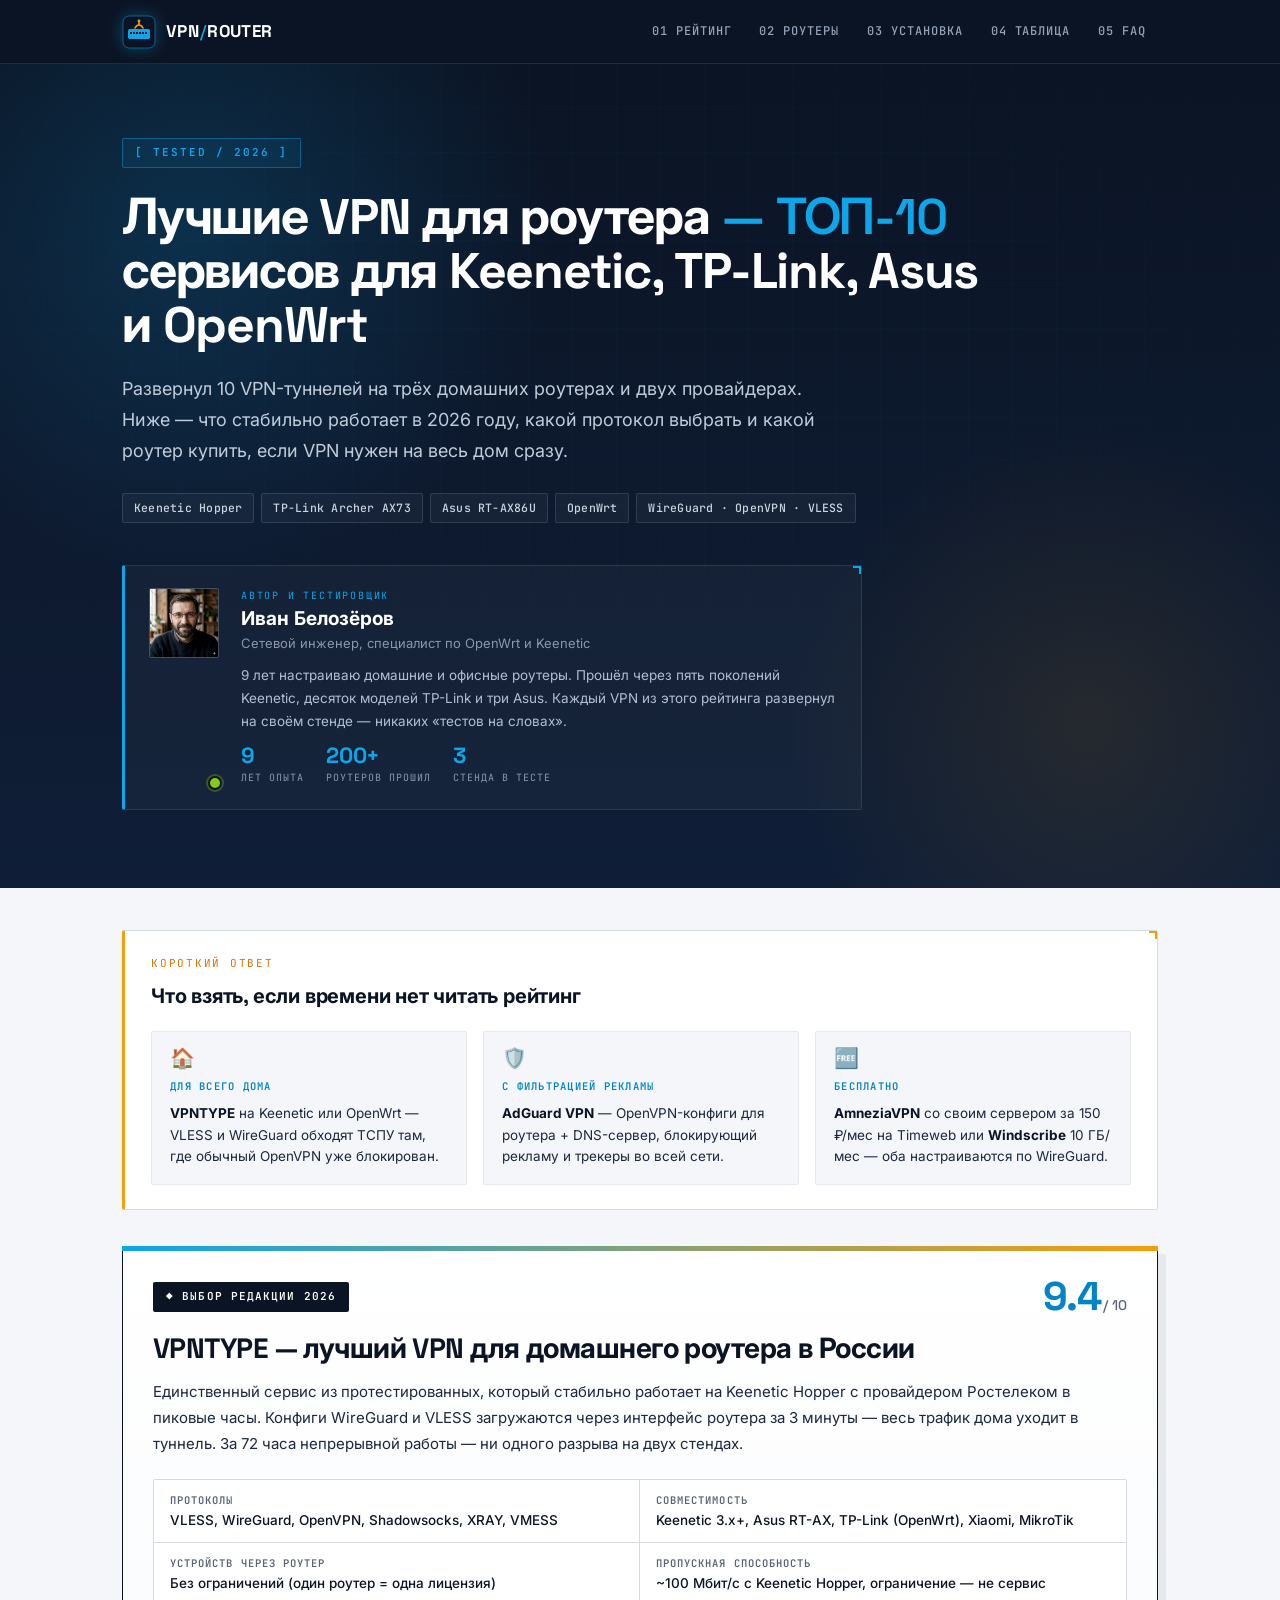
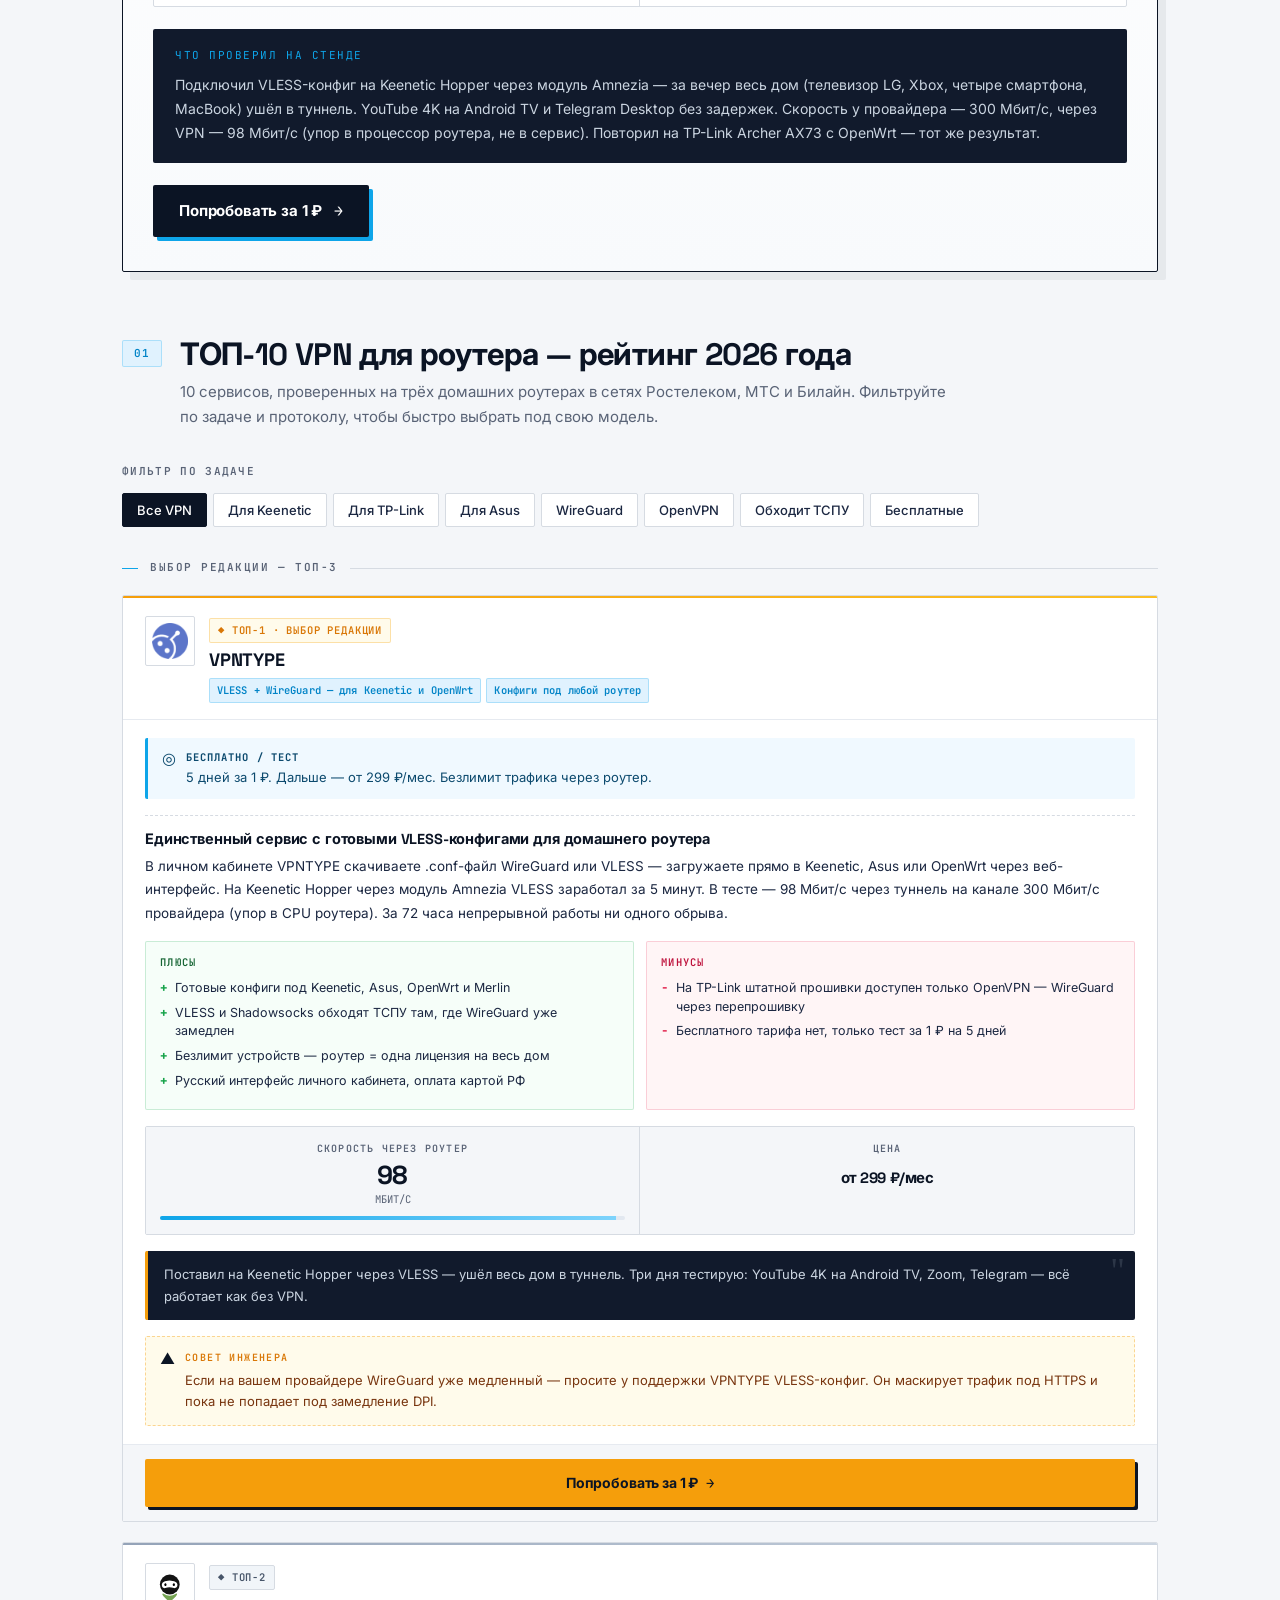
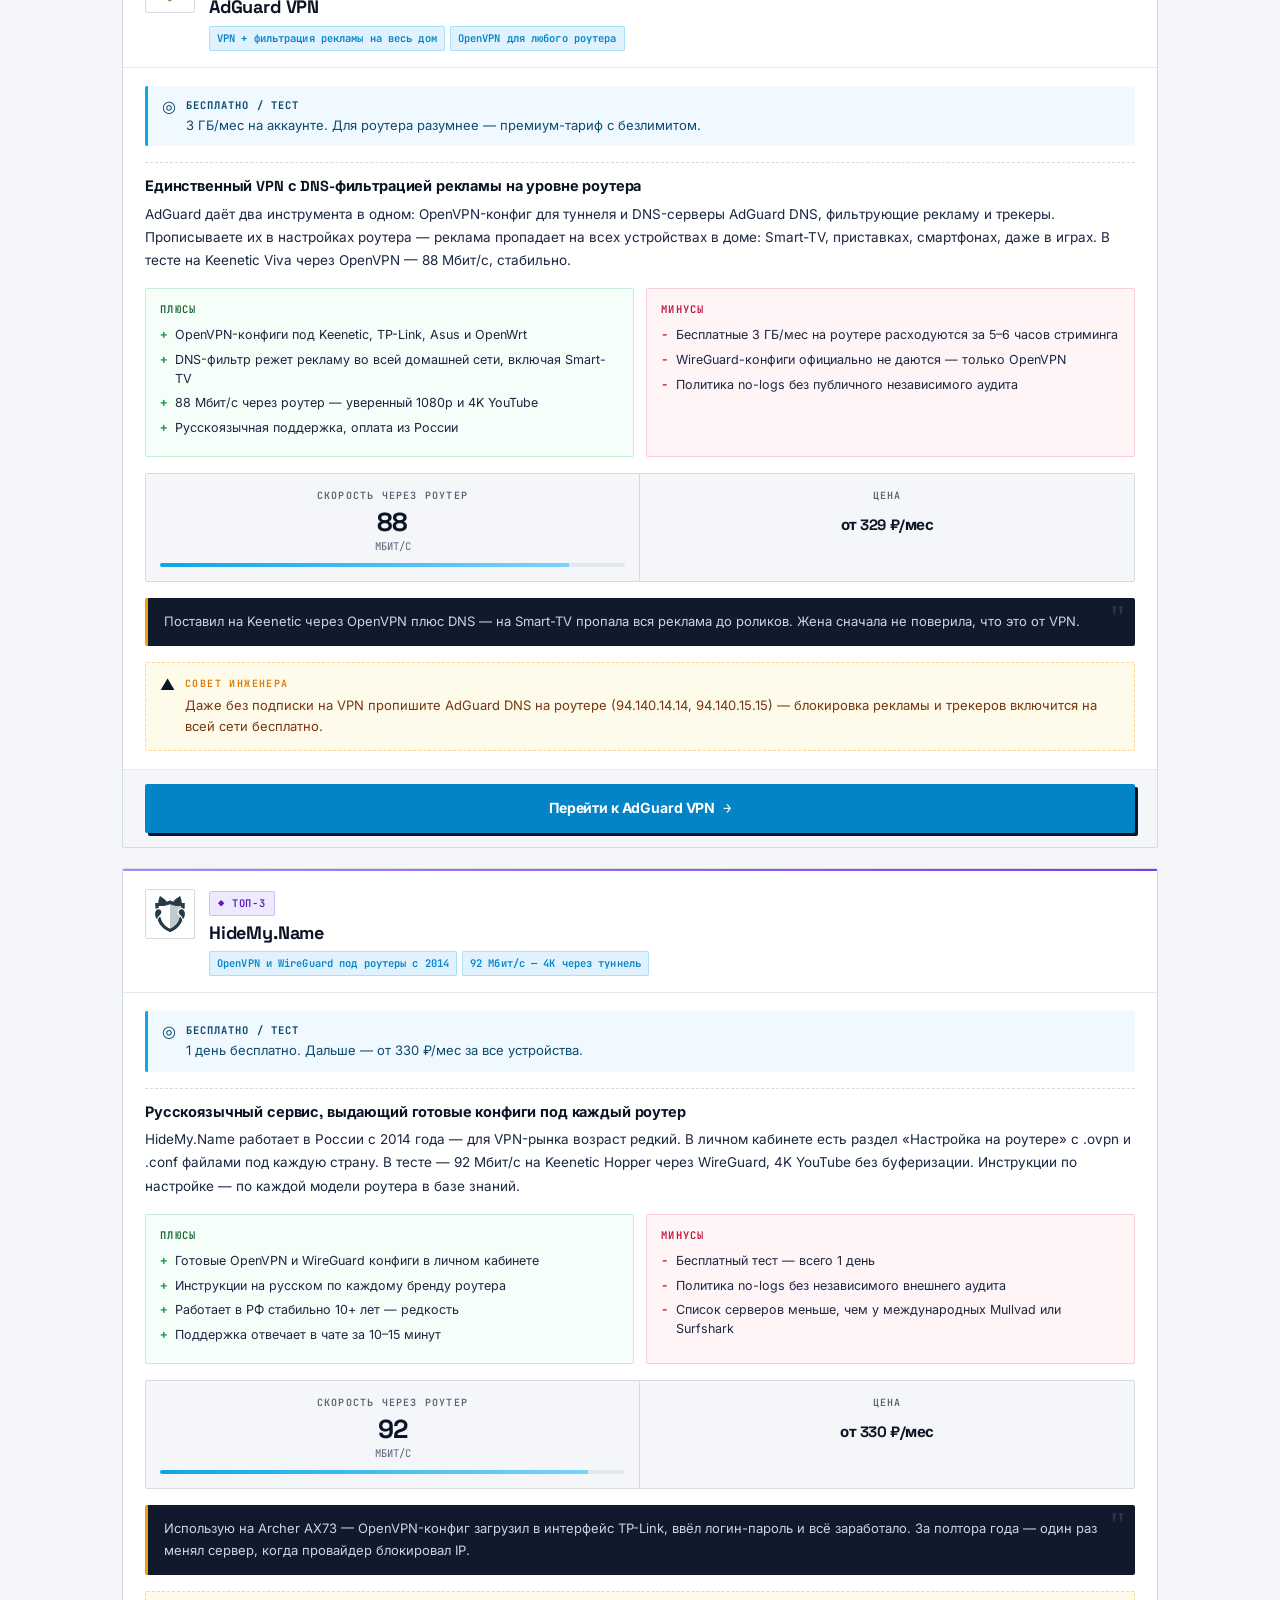
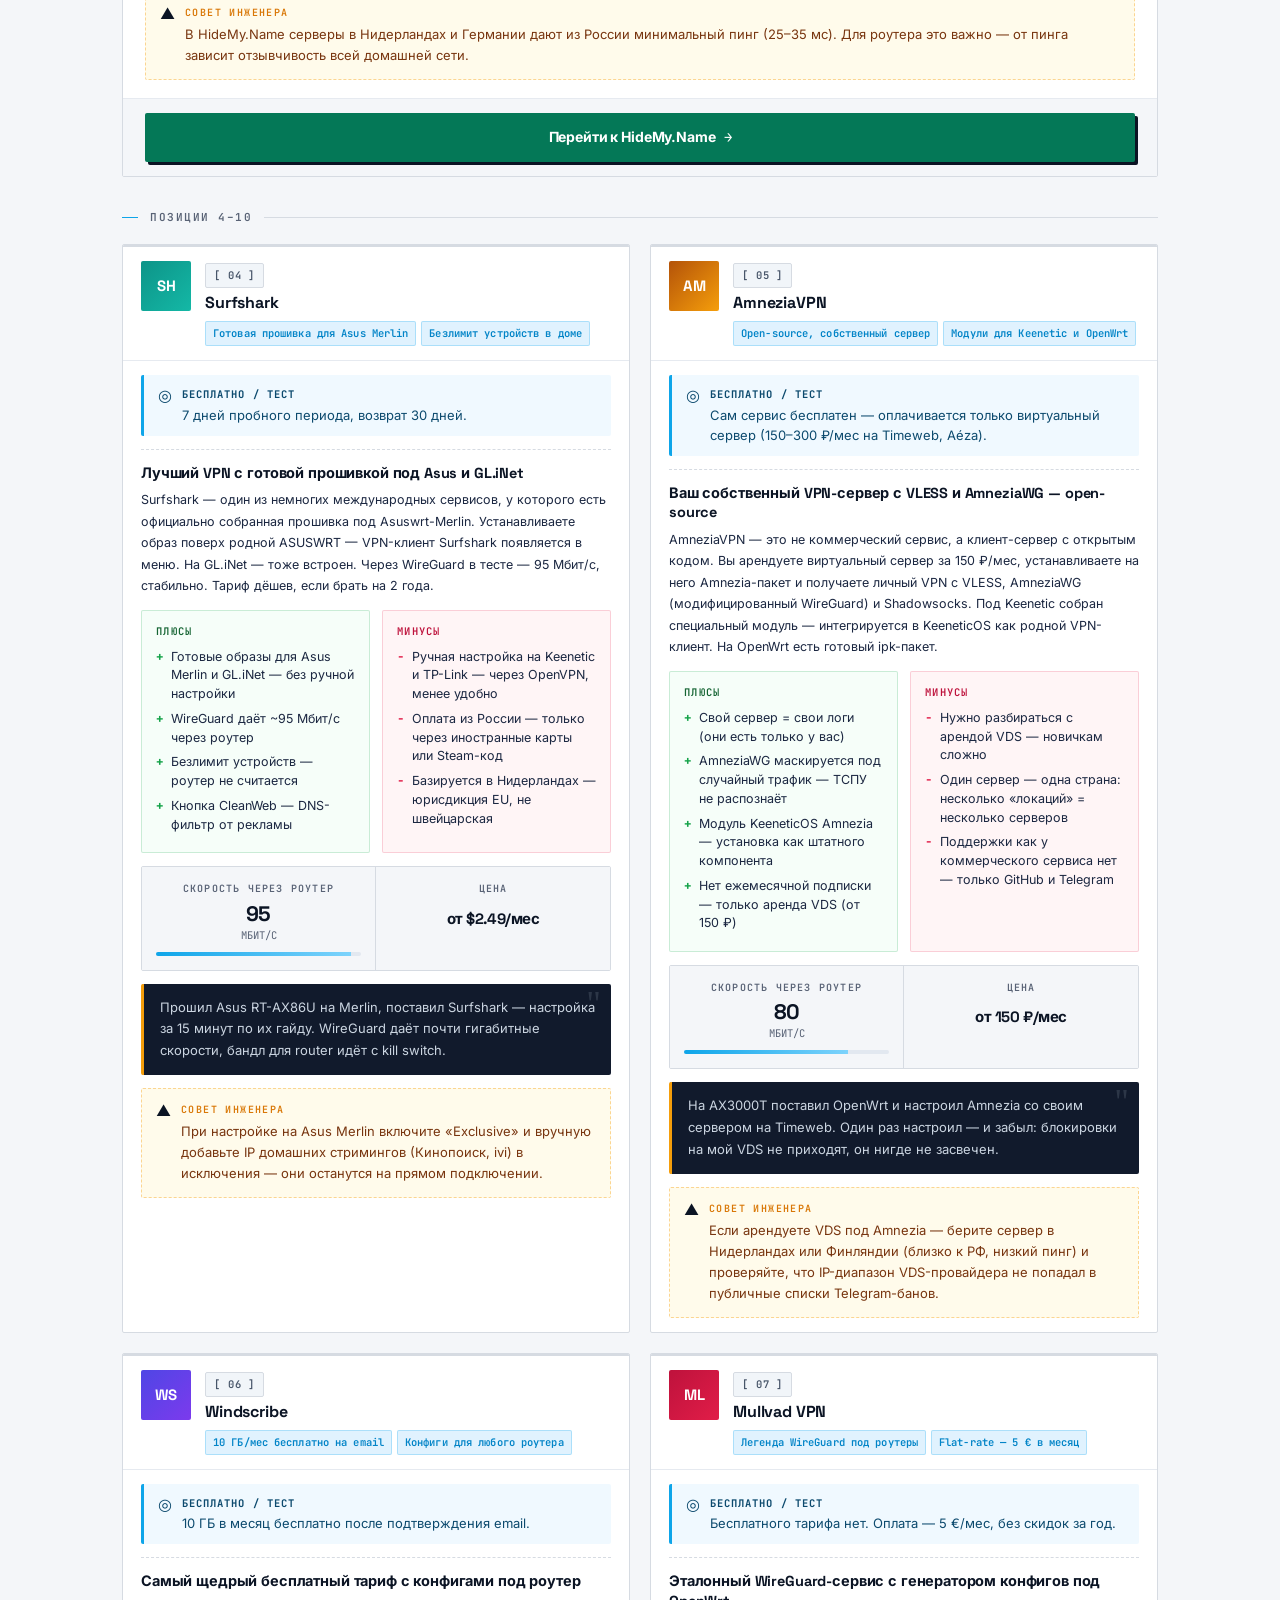
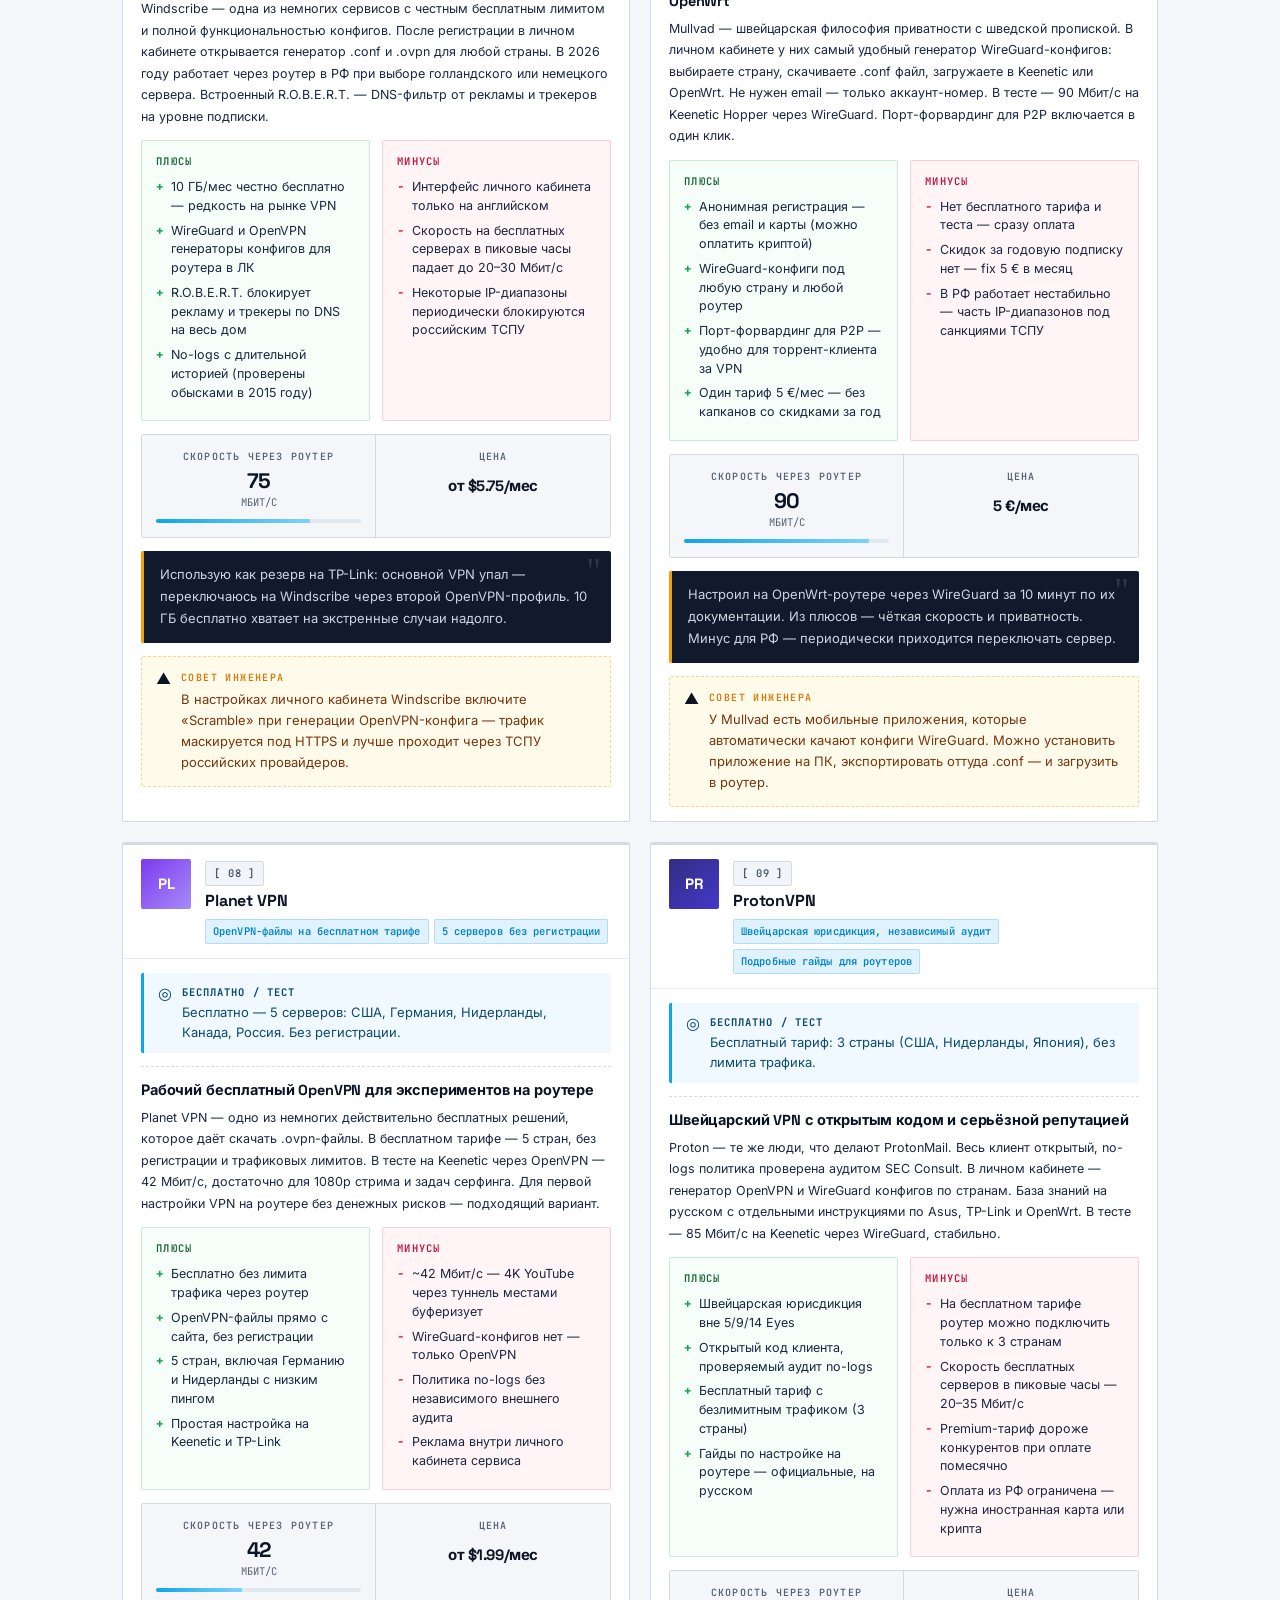
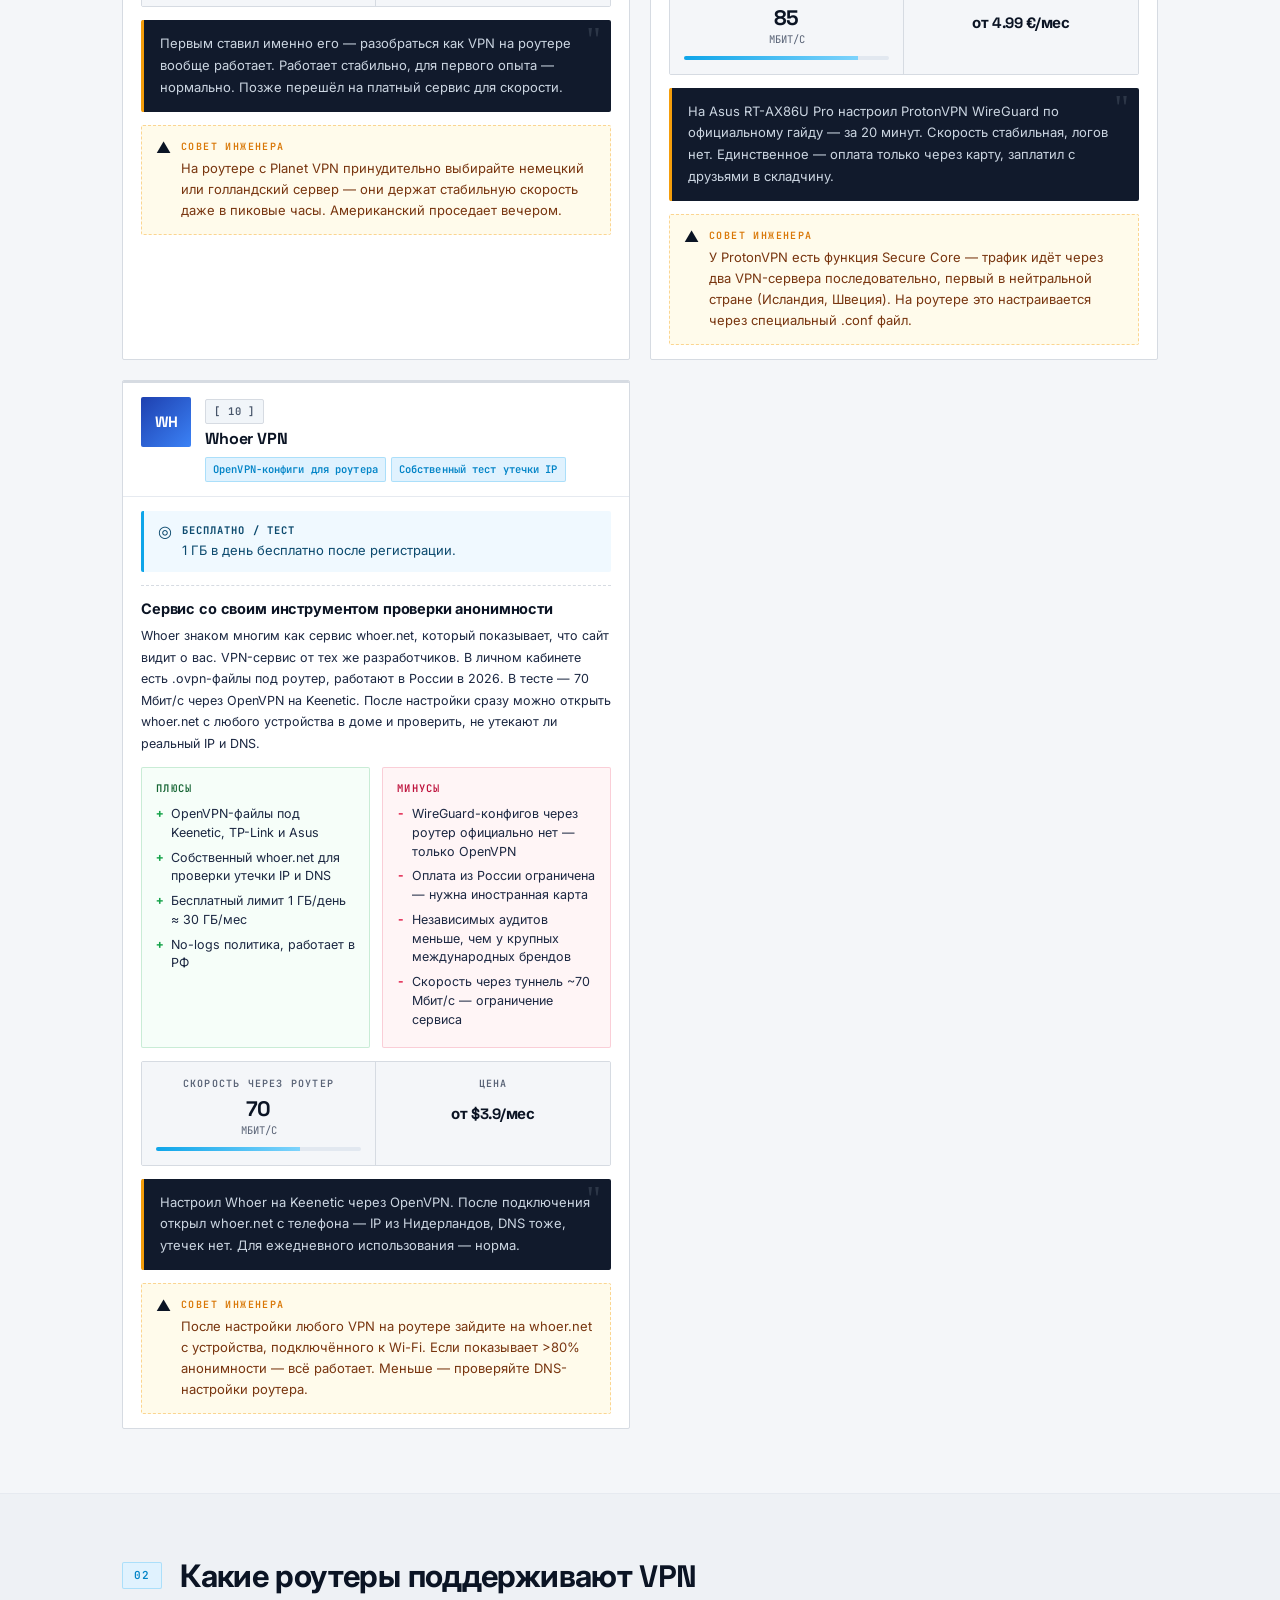
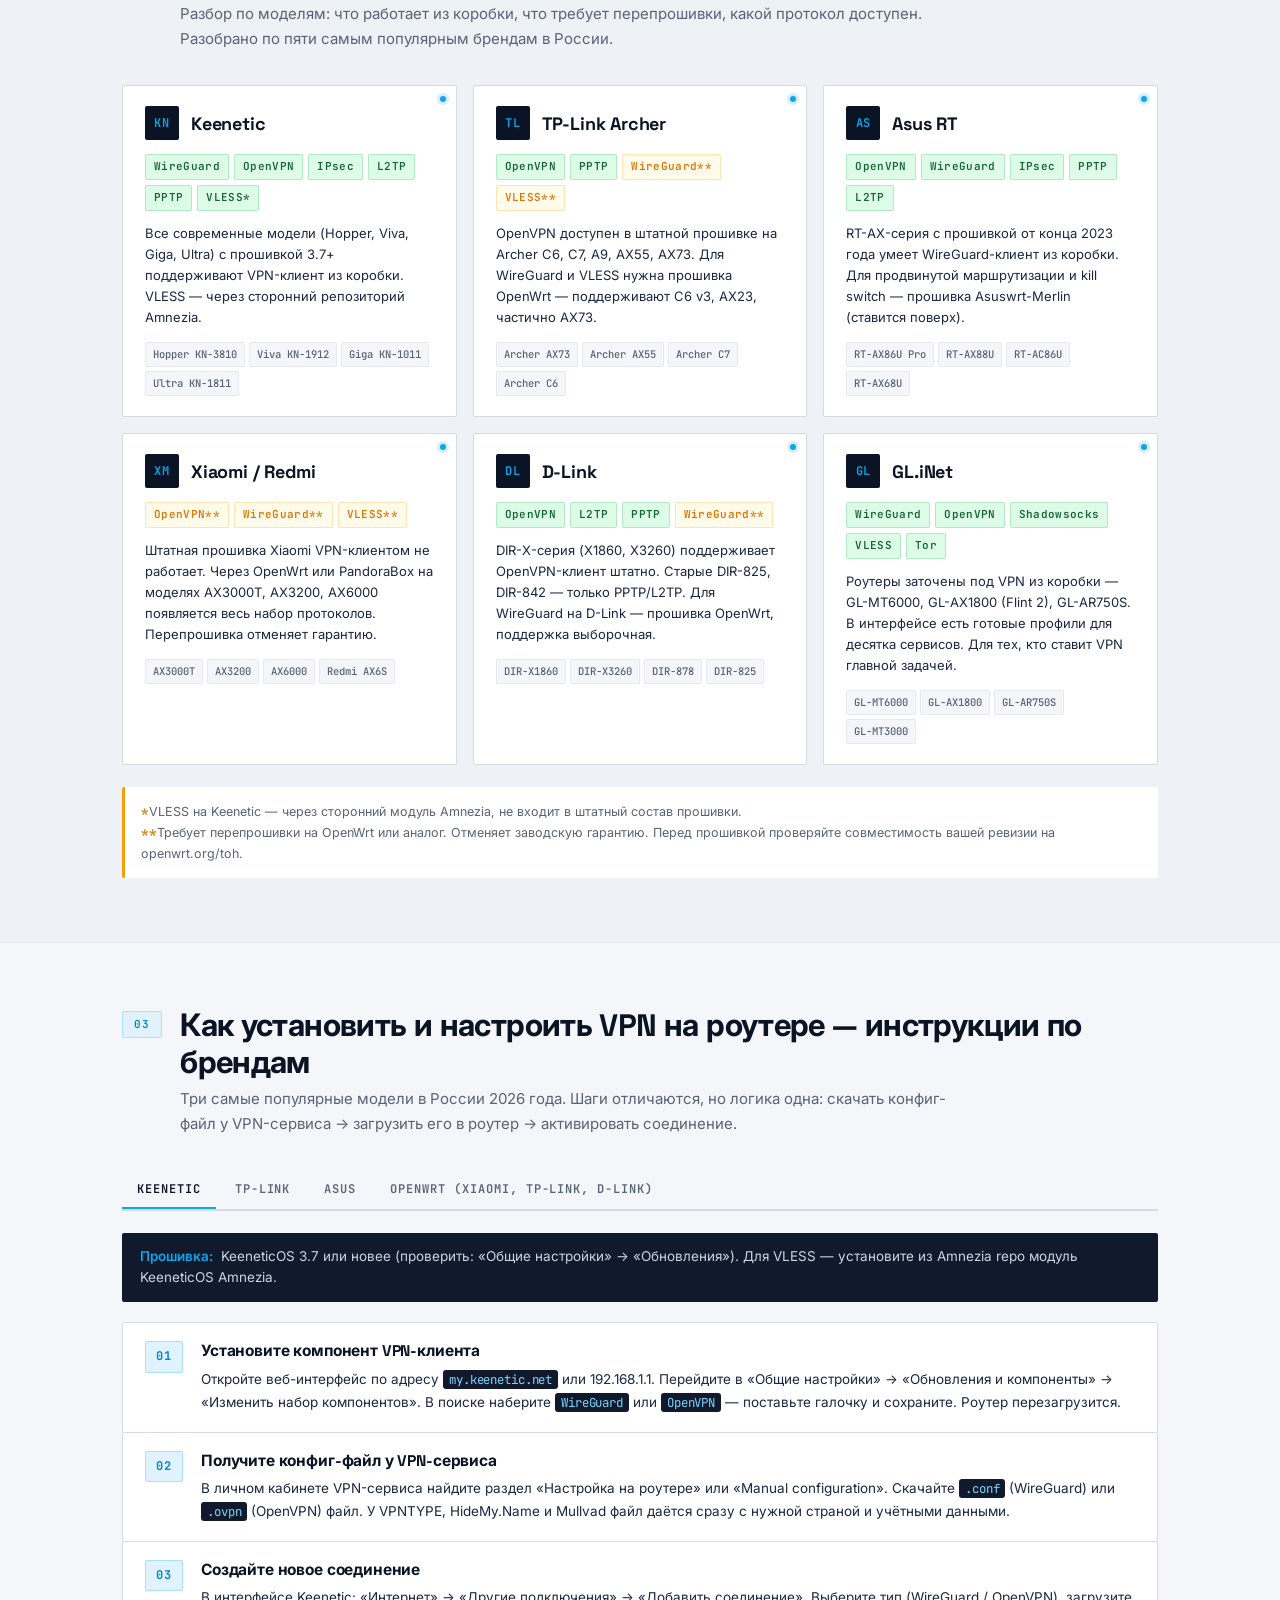
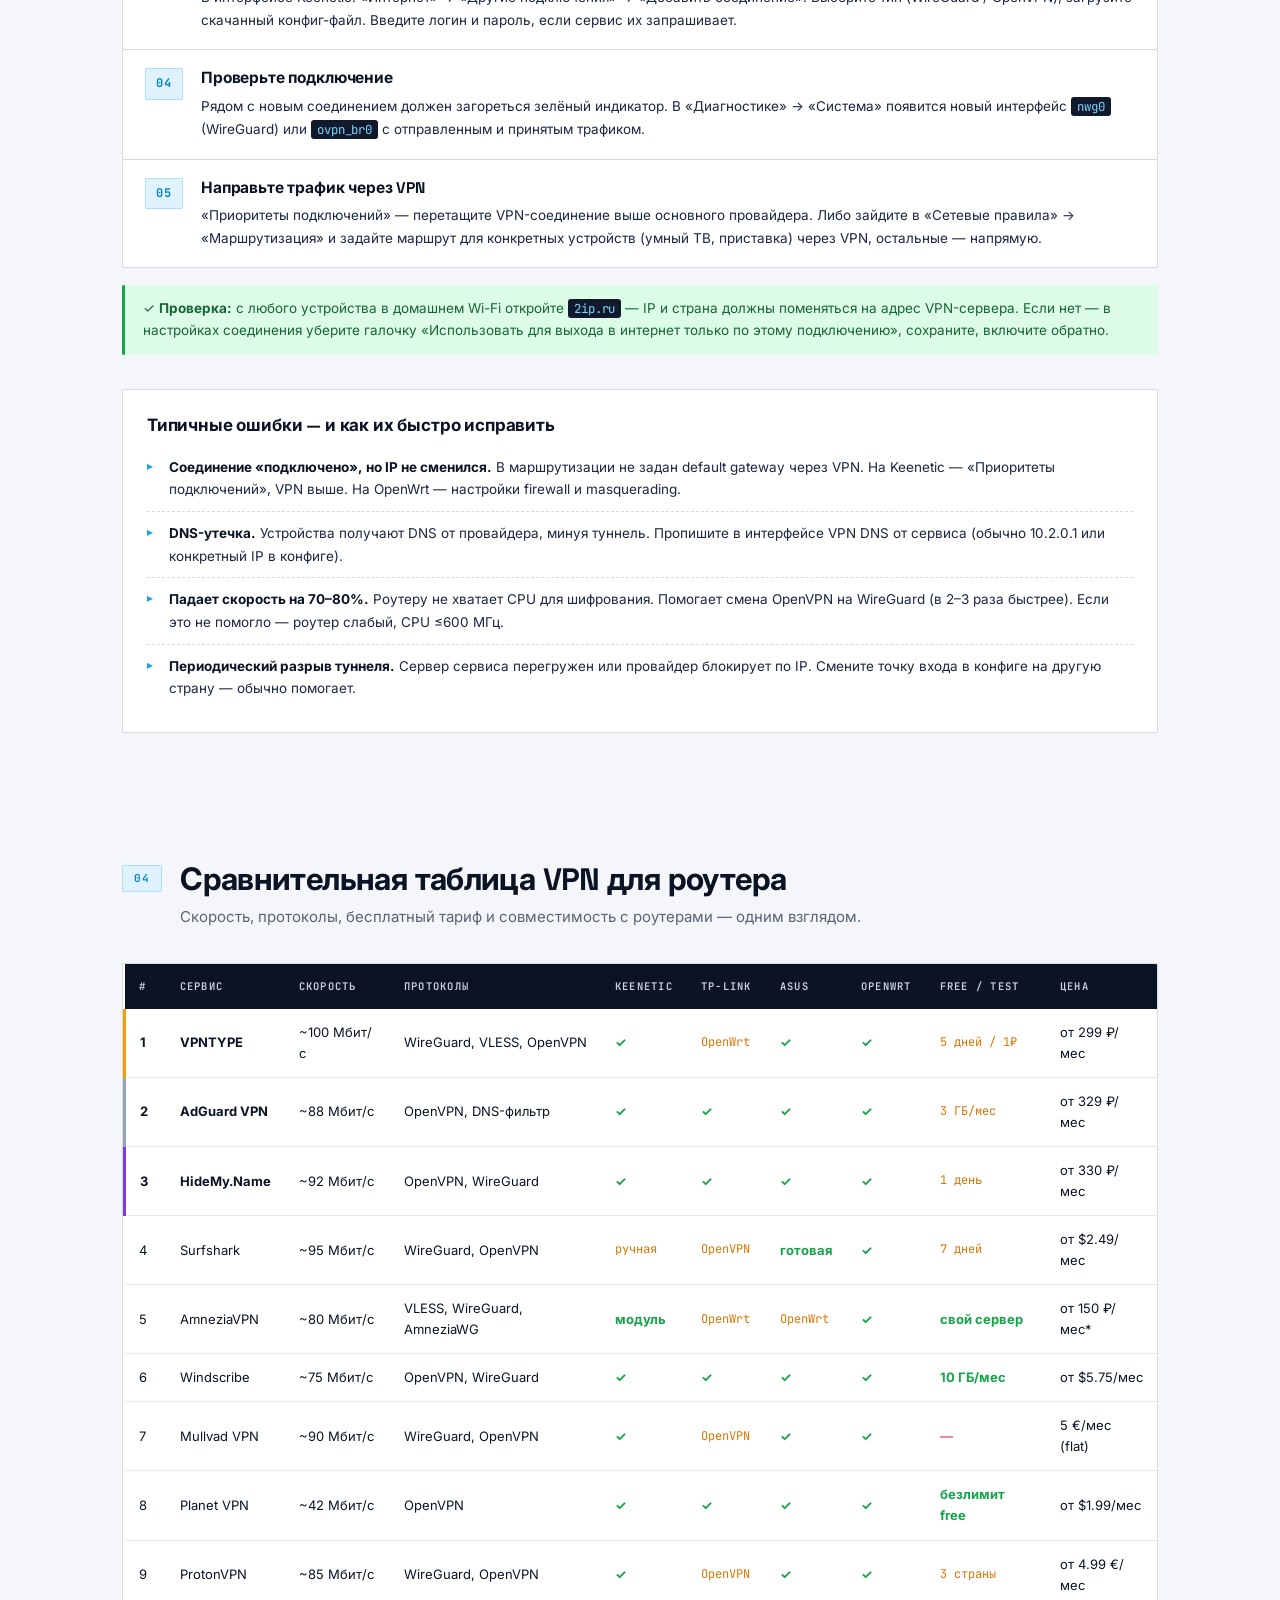
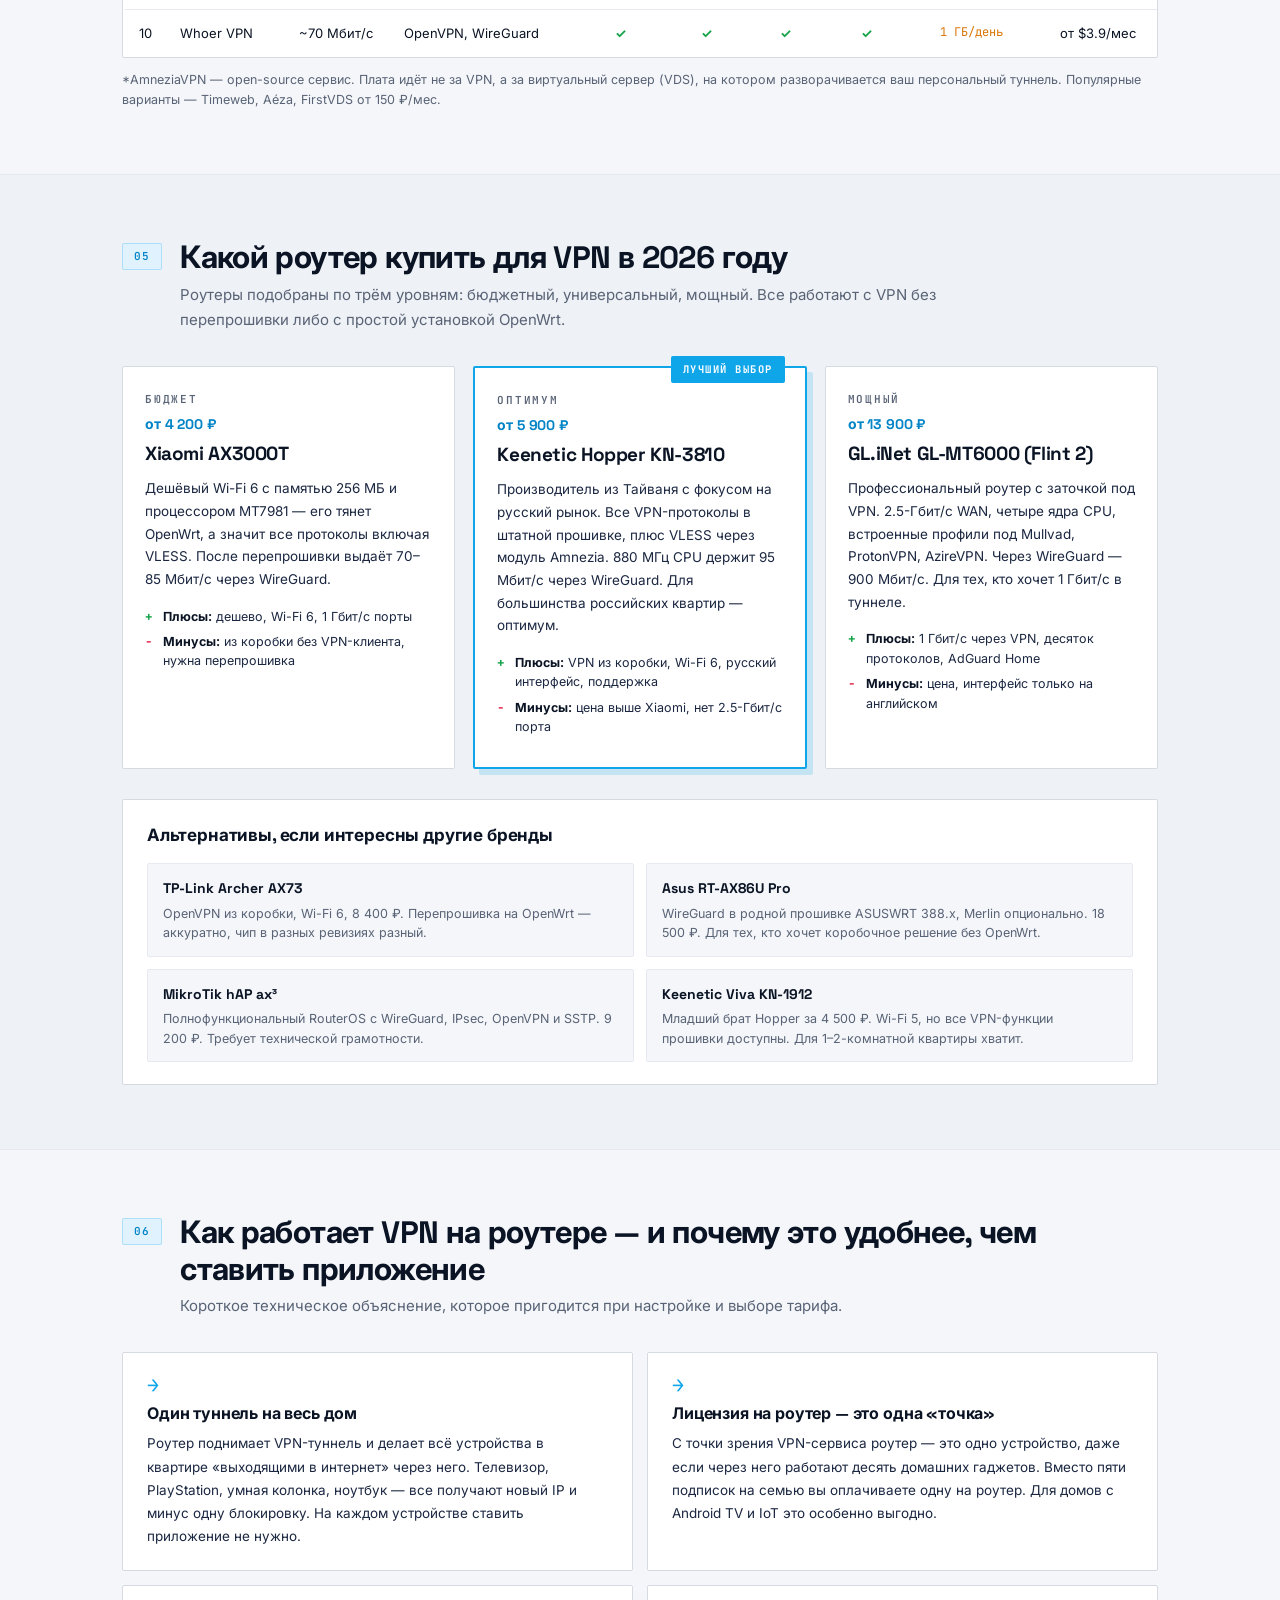
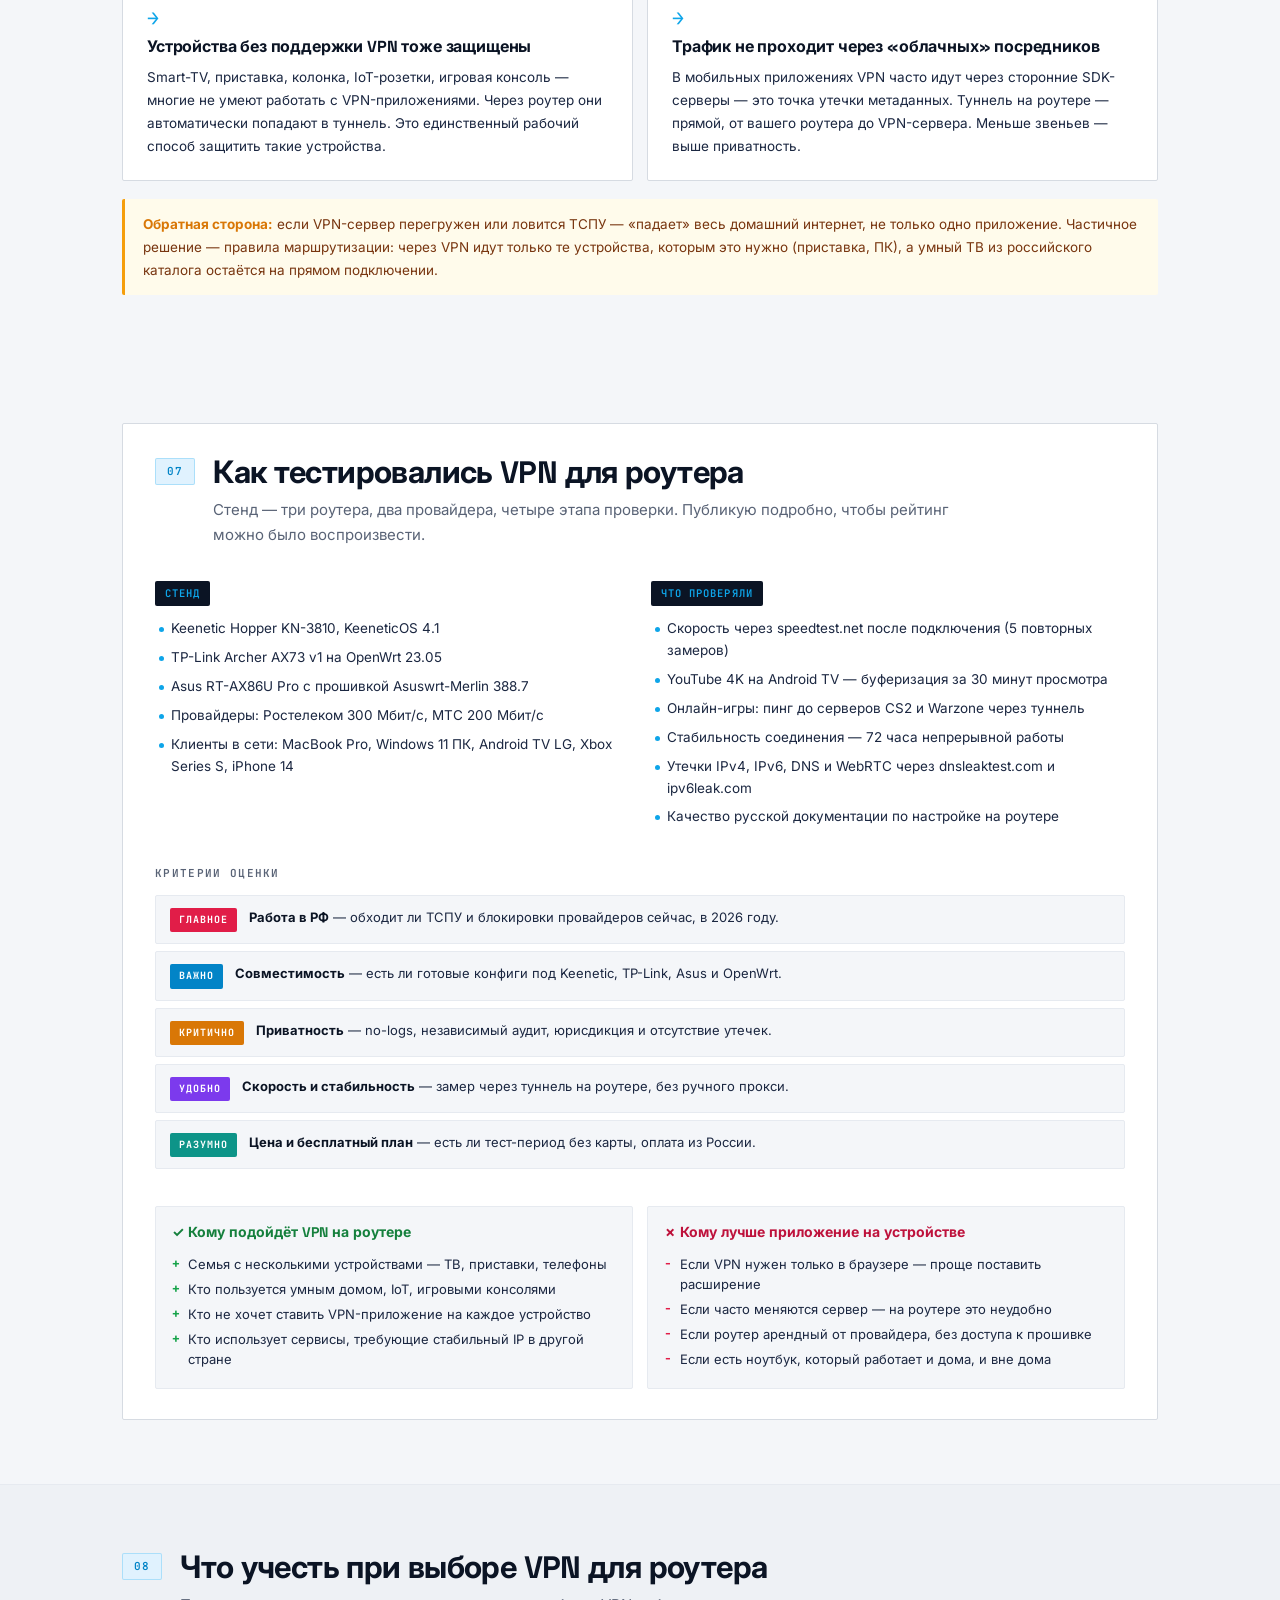
<file: index.html>
<!DOCTYPE html>
<html lang="ru">
<head>
<meta charset="UTF-8">
<meta name="viewport" content="width=device-width, initial-scale=1.0">
<title>Лучшие VPN для роутера в 2026 году — ТОП-10 сервисов для Keenetic, TP-Link, Asus</title>
<meta name="description" content="ТОП-10 VPN для роутера: тесты на Keenetic, TP-Link Archer, Asus, Xiaomi и D-Link. Настройка через OpenVPN, WireGuard, VLESS. Лучшие сервисы для домашнего роутера в России 2026 — от сетевого инженера.">
<link rel="icon" type="image/svg+xml" href="favicon.svg">
<link rel="shortcut icon" href="favicon.svg">
<meta name="theme-color" content="#0b1424">
<link rel="stylesheet" href="styles.css">
<!-- Yandex.Metrika counter -->
<script type="text/javascript">
    (function(m,e,t,r,i,k,a){
        m[i]=m[i]||function(){(m[i].a=m[i].a||[]).push(arguments)};
        m[i].l=1*new Date();
        for (var j = 0; j < document.scripts.length; j++) {if (document.scripts[j].src === r) { return; }}
        k=e.createElement(t),a=e.getElementsByTagName(t)[0],k.async=1,k.src=r,a.parentNode.insertBefore(k,a)
    })(window, document,'script','https://mc.yandex.ru/metrika/tag.js?id=108676729', 'ym');

    ym(108676729, 'init', {ssr:true, webvisor:true, clickmap:true, ecommerce:"dataLayer", referrer: document.referrer, url: location.href, accurateTrackBounce:true, trackLinks:true});
</script>
<noscript><div><img src="https://mc.yandex.ru/watch/108676729" style="position:absolute; left:-9999px;" alt="" /></div></noscript>
<!-- /Yandex.Metrika counter -->
<script type="application/ld+json">
{
  "@context": "https://schema.org",
  "@type": "Article",
  "headline": "Лучшие VPN для роутера в 2026 году — ТОП-10 сервисов для домашнего роутера",
  "description": "Тестирование VPN-сервисов на домашних роутерах Keenetic, TP-Link Archer, Asus RT, Xiaomi и D-Link в реальных сетях РФ. Инструкции по настройке OpenVPN, WireGuard и VLESS прямо на роутере.",
  "datePublished": "2026-03-02",
  "dateModified": "2026-04-19",
  "author": {
    "@type": "Person",
    "name": "Иван Белозёров",
    "jobTitle": "Сетевой инженер, специалист по OpenWrt и VPN-настройке домашних роутеров",
    "description": "9 лет работает с домашними и корпоративными роутерами. Настроил VPN-туннели на более чем 200 устройствах Keenetic, TP-Link, Asus, Xiaomi и MikroTik. Каждый VPN из рейтинга проверил на своём стенде: роутер Keenetic Hopper, TP-Link Archer AX73, Asus RT-AX86U."
  },
  "publisher": {
    "@type": "Organization",
    "name": "VPN Рейтинг"
  },
  "inLanguage": "ru"
}
</script>

<script type="application/ld+json">
{
  "@context": "https://schema.org",
  "@type": "FAQPage",
  "mainEntity": [
    {
      "@type": "Question",
      "name": "Какой VPN лучше для роутера в 2026 году?",
      "acceptedAnswer": {
        "@type": "Answer",
        "text": "По итогам теста на роутерах Keenetic Hopper, TP-Link Archer AX73 и Asus RT-AX86U стабильно работают: VPNTYPE (VLESS + WireGuard конфиги под прошивки Keenetic и OpenWrt), AdGuard VPN (OpenVPN-конфиги + DNS-фильтрация на уровне роутера), HideMy.Name (WireGuard и OpenVPN файлы для TP-Link и Asus), Surfshark (официальные прошивки для Asus Merlin и GL.iNet), AmneziaVPN (открытый исходный код, прошивки для Keenetic и OpenWrt). Выбор зависит от модели роутера и провайдера — конкретные комбинации разобраны в разделе «Установка»."
      }
    },
    {
      "@type": "Question",
      "name": "Как установить VPN на роутер Keenetic?",
      "acceptedAnswer": {
        "@type": "Answer",
        "text": "На Keenetic Hopper, Viva и Giga: зайдите в веб-интерфейс (my.keenetic.net), откройте раздел «Общие настройки» → «Обновления и компоненты». Установите компоненты «Клиент WireGuard», «Клиент OpenVPN» или «Клиент VLESS» (последний доступен через сторонний репозиторий Amnezia). Затем перейдите в «Интернет» → «Другие подключения» → «Добавить подключение», выберите протокол и загрузите конфиг-файл от VPN-сервиса. После подключения включите правило через «Приоритеты подключений». Вся система в доме пойдёт через VPN."
      }
    },
    {
      "@type": "Question",
      "name": "Как установить VPN на роутер TP-Link Archer?",
      "acceptedAnswer": {
        "@type": "Answer",
        "text": "TP-Link Archer C6, C7, AX73 и AX55 поддерживают OpenVPN и PPTP в штатной прошивке. Зайдите в веб-интерфейс (обычно 192.168.0.1 или tplinkwifi.net), откройте «Дополнительные настройки» → «VPN-сервер» или «VPN-клиент» (у новых моделей). Загрузите .ovpn-файл от VPN-сервиса, введите логин и пароль, сохраните. Для WireGuard и VLESS на TP-Link потребуется прошивка OpenWrt — проверяйте совместимость вашей модели на openwrt.org/toh."
      }
    },
    {
      "@type": "Question",
      "name": "Как настроить VPN на роутере Asus?",
      "acceptedAnswer": {
        "@type": "Answer",
        "text": "Роутеры Asus RT-AX86U, RT-AX88U, RT-AC86U и подобные модели имеют встроенный OpenVPN и WireGuard (в прошивке с конца 2023 года). Откройте ASUSWRT (192.168.1.1) → «VPN» → «VPN Client» → «Add profile». Выберите OpenVPN или WireGuard, загрузите конфиг-файл, введите учётные данные. Для продвинутой функциональности (выборочная маршрутизация по устройствам, kill switch) установите прошивку Asuswrt-Merlin — она ставится поверх стандартной и сохраняет все настройки."
      }
    },
    {
      "@type": "Question",
      "name": "Какой роутер купить с поддержкой VPN в 2026 году?",
      "acceptedAnswer": {
        "@type": "Answer",
        "text": "Для дома в 2026 году: Keenetic Hopper KN-3810 (от 5 900 ₽) — лучший по соотношению цена/функции, нативная поддержка WireGuard, OpenVPN и сторонних прошивок Amnezia. TP-Link Archer AX73 (от 8 400 ₽) — Wi-Fi 6, OpenVPN из коробки. Asus RT-AX86U Pro (от 18 500 ₽) — если нужен WireGuard и прошивка Merlin. Xiaomi AX3000T (от 4 200 ₽) — бюджетный с поддержкой OpenWrt. GL.iNet GL-MT6000 (от 13 900 ₽) — заточен под VPN из коробки, работает с десятком протоколов."
      }
    },
    {
      "@type": "Question",
      "name": "Как работает VPN через роутер?",
      "acceptedAnswer": {
        "@type": "Answer",
        "text": "Роутер становится точкой подключения к VPN-серверу: весь трафик из вашей квартиры сначала уходит в роутер, оттуда — по зашифрованному туннелю на удалённый сервер VPN-сервиса, а уже с него — в интернет. Все устройства в доме (телефоны, ноутбуки, умный телевизор, приставки, IoT) автоматически работают через VPN — без отдельных приложений. Это экономит одно-два лицензии на устройствах и прячет весь домашний трафик за одним общим IP."
      }
    },
    {
      "@type": "Question",
      "name": "Сколько устройств одновременно работает через VPN на роутере?",
      "acceptedAnswer": {
        "@type": "Answer",
        "text": "С технической стороны — все устройства, подключённые к роутеру по Wi-Fi и кабелю. Домашние роутеры держат 20–50 активных устройств без проблем. С точки зрения лицензии VPN-сервиса — роутер считается одним устройством, независимо от того, сколько домашних гаджетов через него идёт. Это выгодно: вместо 5 лицензий на семью вы тратите одну на роутер. Важно: скорость VPN-сервера делится между всеми устройствами, нагружающими канал одновременно."
      }
    },
    {
      "@type": "Question",
      "name": "Есть ли бесплатный VPN для роутера?",
      "acceptedAnswer": {
        "@type": "Answer",
        "text": "Полностью бесплатные VPN для роутеров — редкость. Есть условно-бесплатные варианты: AmneziaVPN (open-source, нужно поднимать свой сервер на арендованной VDS за 150–300 ₽/мес), Windscribe (10 ГБ/мес бесплатно на email) и ProtonVPN (бесплатный тариф с ограничением стран). Все три поддерживают настройку на роутере через OpenVPN или WireGuard. Совсем бесплатные сервисы без лимитов обычно не дают файлы конфигурации и монетизируются через телеметрию — на роутере их ставить не рекомендуется."
      }
    },
    {
      "@type": "Question",
      "name": "Роутер с встроенным VPN — это какой?",
      "acceptedAnswer": {
        "@type": "Answer",
        "text": "«Встроенный VPN» означает, что прошивка роутера умеет быть VPN-клиентом без сторонних приложений. Такие модели в 2026 году: Keenetic Hopper, Viva, Ultra (WireGuard, OpenVPN, IPsec, PPTP, L2TP из коробки), Asus RT-AX-серия (OpenVPN и WireGuard с 2023 года), GL.iNet GL-MT6000 и GL-AX1800 (заточены под VPN), MikroTik (все RouterOS-модели). В прошивку TP-Link Archer и D-Link встроен только OpenVPN — для WireGuard потребуется перепрошивка на OpenWrt."
      }
    },
    {
      "@type": "Question",
      "name": "Как проверить, что VPN на роутере работает?",
      "acceptedAnswer": {
        "@type": "Answer",
        "text": "После настройки подключитесь к Wi-Fi роутера с любого устройства и зайдите на 2ip.ru — ваш IP и страна должны поменяться на адрес VPN-сервера. Для проверки утечки DNS используйте dnsleaktest.com → Extended Test: все DNS-серверы должны быть из страны VPN. Для проверки IPv6 — ipv6leak.com. В веб-интерфейсе роутера (Keenetic, ASUSWRT) в разделе VPN-клиент должен гореть индикатор «Connected» и считаться трафик. Если IP не сменился — проверьте правила маршрутизации в настройках роутера."
      }
    }
  ]
}
</script>

<script type="application/ld+json">
{
  "@context": "https://schema.org",
  "@type": "ItemList",
  "name": "ТОП-10 VPN для роутера в России 2026",
  "description": "Рейтинг VPN-сервисов для настройки на домашнем роутере, протестированных на Keenetic, TP-Link, Asus, Xiaomi и D-Link в 2026 году",
  "numberOfItems": 10,
  "itemListElement": [
    {"@type":"ListItem","position":1,"name":"VPNTYPE","description":"Лучший VPN для роутера: VLESS, WireGuard и OpenVPN конфиги под Keenetic, OpenWrt и прошивку Asus Merlin","url":"https://vk.cc/cUpjZq"},
    {"@type":"ListItem","position":2,"name":"AdGuard VPN","description":"VPN + блокировка рекламы на уровне всего дома: OpenVPN-конфиги для роутера и DNS-серверы с фильтрацией","url":"https://vk.cc/cUxOkm"},
    {"@type":"ListItem","position":3,"name":"HideMy.Name","description":"Надёжный VPN для роутера с 2014 года: готовые OpenVPN и WireGuard конфиги для TP-Link, Asus и Keenetic","url":"https://vk.cc/cUxOxl"},
    {"@type":"ListItem","position":4,"name":"Surfshark","description":"VPN для Asus Merlin и GL.iNet из коробки: неограниченное число устройств, один тариф — вся сеть"},
    {"@type":"ListItem","position":5,"name":"AmneziaVPN","description":"Open-source VPN со своим сервером: официальные прошивки для Keenetic и OpenWrt"},
    {"@type":"ListItem","position":6,"name":"Windscribe","description":"10 ГБ/мес бесплатно с OpenVPN и WireGuard конфигами для любого роутера"},
    {"@type":"ListItem","position":7,"name":"Mullvad VPN","description":"Легенда WireGuard: порт-форвардинг для торрентов, конфиги под любой роутер с OpenWrt"},
    {"@type":"ListItem","position":8,"name":"Planet VPN","description":"OpenVPN-файлы на бесплатном тарифе — рабочий вариант для экспериментов с роутером"},
    {"@type":"ListItem","position":9,"name":"ProtonVPN","description":"Швейцарская юрисдикция, подробные гайды по настройке на роутерах Asus, TP-Link и OpenWrt"},
    {"@type":"ListItem","position":10,"name":"Whoer VPN","description":"OpenVPN-конфиги для роутера + собственный тест утечки IP и DNS"}
  ]
}
</script>

</head>
<body>

<!-- ===== HEADER ===== -->
<header class="site-top" id="siteHeader">
  <div class="container top-row">
    <a href="#" class="brand" aria-label="На главную">
      <svg class="brand-logo" width="34" height="34" viewBox="0 0 34 34" fill="none" xmlns="http://www.w3.org/2000/svg" aria-hidden="true">
        <rect x="1" y="1" width="32" height="32" rx="6" fill="#0b1424"/>
        <rect x="1" y="1" width="32" height="32" rx="6" fill="none" stroke="#0ea5e9" stroke-opacity=".5"/>
        <rect x="6" y="14" width="22" height="10" rx="1.8" fill="#0ea5e9"/>
        <rect x="8" y="17" width="2" height="2" fill="#0b1424"/>
        <rect x="11" y="17" width="2" height="2" fill="#0b1424"/>
        <rect x="14" y="17" width="2" height="2" fill="#0b1424"/>
        <rect x="17" y="17" width="2" height="2" fill="#0b1424"/>
        <rect x="20" y="17" width="2" height="2" fill="#0b1424"/>
        <rect x="23" y="17" width="2" height="2" fill="#0b1424"/>
        <path d="M13 13C14 11 15.5 10 17 10M17 10C18.5 10 20 11 21 13M17 10V7" stroke="#f59e0b" stroke-width="1.6" stroke-linecap="round"/>
        <circle cx="17" cy="6" r="1.4" fill="#f59e0b"/>
      </svg>
      <span class="brand-text">VPN<span class="brand-slash">/</span>ROUTER</span>
    </a>
    <nav class="top-nav" id="headerNav" aria-label="Навигация по странице">
      <a href="#rating" class="nav-link">01 Рейтинг</a>
      <a href="#routers" class="nav-link">02 Роутеры</a>
      <a href="#install" class="nav-link">03 Установка</a>
      <a href="#table" class="nav-link">04 Таблица</a>
      <a href="#faq" class="nav-link">05 FAQ</a>
    </nav>
    <button class="burger" id="headerBurger" aria-label="Открыть меню" aria-expanded="false" aria-controls="mobileMenu">
      <span></span><span></span><span></span>
    </button>
  </div>
</header>

<!-- ===== MOBILE MENU ===== -->
<div class="mobile-overlay" id="mobileOverlay"></div>
<aside class="mobile-menu" id="mobileMenu" aria-hidden="true">
  <div class="mobile-head"><span class="mobile-title">НАВИГАЦИЯ</span></div>
  <a href="#rating"      class="mobile-link"><span class="mlk-num">01</span><span class="mlk-text">ТОП-10 VPN</span></a>
  <a href="#routers"     class="mobile-link"><span class="mlk-num">02</span><span class="mlk-text">Роутеры с VPN</span></a>
  <a href="#install"     class="mobile-link"><span class="mlk-num">03</span><span class="mlk-text">Установка</span></a>
  <a href="#table"       class="mobile-link"><span class="mlk-num">04</span><span class="mlk-text">Таблица</span></a>
  <a href="#buying"      class="mobile-link"><span class="mlk-num">05</span><span class="mlk-text">Какой роутер купить</span></a>
  <a href="#methodology" class="mobile-link"><span class="mlk-num">06</span><span class="mlk-text">Методология</span></a>
  <a href="#faq"         class="mobile-link"><span class="mlk-num">07</span><span class="mlk-text">Вопросы и ответы</span></a>
  <a href="#reviews"     class="mobile-link"><span class="mlk-num">08</span><span class="mlk-text">Отзывы</span></a>
</aside>

<!-- ===== HERO ===== -->
<section class="hero">
  <div class="hero-grid"></div>
  <div class="container hero-inner">
    <div class="hero-label">[ TESTED / 2026 ]</div>
    <h1>Лучшие VPN для роутера <span class="accent">— ТОП-10</span> сервисов для Keenetic, TP-Link, Asus и OpenWrt</h1>
    <p class="hero-lede">Развернул 10 VPN-туннелей на трёх домашних роутерах и двух провайдерах. Ниже — что стабильно работает в 2026 году, какой протокол выбрать и какой роутер купить, если VPN нужен на весь дом сразу.</p>
    <div class="hero-chips">
      <span class="chip">Keenetic Hopper</span>
      <span class="chip">TP-Link Archer AX73</span>
      <span class="chip">Asus RT-AX86U</span>
      <span class="chip">OpenWrt</span>
      <span class="chip">WireGuard · OpenVPN · VLESS</span>
    </div>
    <div class="author-panel" itemscope itemtype="https://schema.org/Person">
      <div class="author-side">
        <img src="author.jpg" alt="Фото автора — Иван Белозёров" class="author-img" itemprop="image">
        <div class="author-dot"></div>
      </div>
      <div class="author-body">
        <div class="author-role">Автор и тестировщик</div>
        <div class="author-name" itemprop="name">Иван Белозёров</div>
        <div class="author-job" itemprop="jobTitle">Сетевой инженер, специалист по OpenWrt и Keenetic</div>
        <p itemprop="description">9 лет настраиваю домашние и офисные роутеры. Прошёл через пять поколений Keenetic, десяток моделей TP-Link и три Asus. Каждый VPN из этого рейтинга развернул на своём стенде — никаких «тестов на словах».</p>
        <div class="author-stats">
          <div class="astat"><span class="astat-num">9</span><span class="astat-lbl">лет опыта</span></div>
          <div class="astat"><span class="astat-num">200+</span><span class="astat-lbl">роутеров прошил</span></div>
          <div class="astat"><span class="astat-num">3</span><span class="astat-lbl">стенда в тесте</span></div>
        </div>
      </div>
    </div>
  </div>
</section>

<!-- ===== QUICK ANSWER ===== -->
<section class="qa-section">
  <div class="container">
    <div class="qa-panel">
      <div class="qa-tag">Короткий ответ</div>
      <h2 class="qa-head">Что взять, если времени нет читать рейтинг</h2>
      <div class="qa-grid">
        <div class="qa-cell">
          <div class="qa-icon">🏠</div>
          <div class="qa-label">Для всего дома</div>
          <p><strong>VPNTYPE</strong> на Keenetic или OpenWrt — VLESS и WireGuard обходят ТСПУ там, где обычный OpenVPN уже блокирован.</p>
        </div>
        <div class="qa-cell">
          <div class="qa-icon">🛡️</div>
          <div class="qa-label">С фильтрацией рекламы</div>
          <p><strong>AdGuard VPN</strong> — OpenVPN-конфиги для роутера + DNS-сервер, блокирующий рекламу и трекеры во всей сети.</p>
        </div>
        <div class="qa-cell">
          <div class="qa-icon">🆓</div>
          <div class="qa-label">Бесплатно</div>
          <p><strong>AmneziaVPN</strong> со своим сервером за 150 ₽/мес на Timeweb или <strong>Windscribe</strong> 10 ГБ/мес — оба настраиваются по WireGuard.</p>
        </div>
      </div>
    </div>
  </div>
</section>

<!-- ===== EDITORIAL CHOICE ===== -->
<section class="editor-section">
  <div class="container">
    <div class="editor-panel">
      <div class="editor-top">
        <div class="editor-tag">◆ ВЫБОР РЕДАКЦИИ 2026</div>
        <div class="editor-score">
          <span class="escore-num">9.4</span>
          <span class="escore-of">/ 10</span>
        </div>
      </div>
      <h2>VPNTYPE — лучший VPN для домашнего роутера в России</h2>
      <p class="editor-lede">Единственный сервис из протестированных, который стабильно работает на Keenetic Hopper с провайдером Ростелеком в пиковые часы. Конфиги WireGuard и VLESS загружаются через интерфейс роутера за 3 минуты — весь трафик дома уходит в туннель. За 72 часа непрерывной работы — ни одного разрыва на двух стендах.</p>

      <div class="editor-specs">
        <div class="espec">
          <div class="espec-key">Протоколы</div>
          <div class="espec-val">VLESS, WireGuard, OpenVPN, Shadowsocks, XRAY, VMESS</div>
        </div>
        <div class="espec">
          <div class="espec-key">Совместимость</div>
          <div class="espec-val">Keenetic 3.x+, Asus RT-AX, TP-Link (OpenWrt), Xiaomi, MikroTik</div>
        </div>
        <div class="espec">
          <div class="espec-key">Устройств через роутер</div>
          <div class="espec-val">Без ограничений (один роутер = одна лицензия)</div>
        </div>
        <div class="espec">
          <div class="espec-key">Пропускная способность</div>
          <div class="espec-val">~100 Мбит/с с Keenetic Hopper, ограничение — не сервис</div>
        </div>
      </div>

      <div class="editor-verdict">
        <div class="verdict-tag">Что проверил на стенде</div>
        <p>Подключил VLESS-конфиг на Keenetic Hopper через модуль Amnezia — за вечер весь дом (телевизор LG, Xbox, четыре смартфона, MacBook) ушёл в туннель. YouTube 4K на Android TV и Telegram Desktop без задержек. Скорость у провайдера — 300 Мбит/с, через VPN — 98 Мбит/с (упор в процессор роутера, не в сервис). Повторил на TP-Link Archer AX73 с OpenWrt — тот же результат.</p>
      </div>

      <a href="https://vk.cc/cUpjZq" class="editor-cta" target="_blank" rel="nofollow">
        <span>Попробовать за 1 ₽</span>
        <span class="cta-arrow">→</span>
      </a>
    </div>
  </div>
</section>

<!-- ===== RATING ===== -->
<section id="rating" class="rating-section">
  <div class="container">
    <div class="sec-head">
      <div class="sec-nb">01</div>
      <div>
        <h2 class="sec-title">ТОП-10 VPN для роутера — рейтинг 2026 года</h2>
        <p class="sec-desc">10 сервисов, проверенных на трёх домашних роутерах в сетях Ростелеком, МТС и Билайн. Фильтруйте по задаче и протоколу, чтобы быстро выбрать под свою модель.</p>
      </div>
    </div>

    <div class="filter-section">
      <p class="filter-label">Фильтр по задаче</p>
      <div class="filter-tags" id="filterTags">
        <button class="filter-tag active" data-tag="all">Все VPN</button>
        <button class="filter-tag" data-tag="Для Keenetic">Для Keenetic</button>
        <button class="filter-tag" data-tag="Для TP-Link">Для TP-Link</button>
        <button class="filter-tag" data-tag="Для Asus">Для Asus</button>
        <button class="filter-tag" data-tag="WireGuard">WireGuard</button>
        <button class="filter-tag" data-tag="OpenVPN">OpenVPN</button>
        <button class="filter-tag" data-tag="Обходит ТСПУ">Обходит ТСПУ</button>
        <button class="filter-tag" data-tag="Бесплатный">Бесплатные</button>
      </div>
    </div>

    <div id="ratingGrid" class="mt-32">

      <div class="pinned-label">Выбор редакции — ТОП-3</div>
      <div class="cards-grid" id="pinnedGrid">

        <!-- === #1 VPNTYPE === -->
        <article class="vpn-card rank-1" data-tags='["Для Keenetic","Для Asus","WireGuard","Обходит ТСПУ"]' data-pinned="true">
          <header class="card-header">
            <img src="vpntype-icon.png" alt="VPNTYPE" class="card-logo-img">
            <div class="card-title-area">
              <span class="card-rank-badge rank-gold">◆ ТОП-1 · Выбор редакции</span>
              <h3 class="card-name">VPNTYPE</h3>
              <div class="card-tags-row">
                <span class="card-tag card-tag-static">VLESS + WireGuard — для Keenetic и OpenWrt</span>
                <span class="card-tag card-tag-static">Конфиги под любой роутер</span>
              </div>
            </div>
          </header>
          <div class="card-body">
            <div class="free-badge">
              <div class="free-badge-icon">◎</div>
              <div><span>Бесплатно / тест</span>5 дней за 1 ₽. Дальше — от 299 ₽/мес. Безлимит трафика через роутер.</div>
            </div>
            <div class="why-block">
              <div class="why-title">Единственный сервис с готовыми VLESS-конфигами для домашнего роутера</div>
              <p>В личном кабинете VPNTYPE скачиваете .conf-файл WireGuard или VLESS — загружаете прямо в Keenetic, Asus или OpenWrt через веб-интерфейс. На Keenetic Hopper через модуль Amnezia VLESS заработал за 5 минут. В тесте — 98 Мбит/с через туннель на канале 300 Мбит/с провайдера (упор в CPU роутера). За 72 часа непрерывной работы ни одного обрыва.</p>
            </div>
            <div class="pros-cons">
              <div class="pros-cons-col pros-col">
                <div class="pc-label">Плюсы</div>
                <ul>
                  <li>Готовые конфиги под Keenetic, Asus, OpenWrt и Merlin</li>
                  <li>VLESS и Shadowsocks обходят ТСПУ там, где WireGuard уже замедлен</li>
                  <li>Безлимит устройств — роутер = одна лицензия на весь дом</li>
                  <li>Русский интерфейс личного кабинета, оплата картой РФ</li>
                </ul>
              </div>
              <div class="pros-cons-col cons-col">
                <div class="pc-label">Минусы</div>
                <ul>
                  <li>На TP-Link штатной прошивки доступен только OpenVPN — WireGuard через перепрошивку</li>
                  <li>Бесплатного тарифа нет, только тест за 1 ₽ на 5 дней</li>
                </ul>
              </div>
            </div>
            <div class="speed-price">
              <div class="metric">
                <div class="metric-label">Скорость через роутер</div>
                <div class="metric-value">98</div>
                <div class="metric-unit">Мбит/с</div>
                <div class="speed-bar-wrap"><div class="speed-bar"><div class="speed-bar-fill" style="width:98%"></div></div></div>
              </div>
              <div class="metric">
                <div class="metric-label">Цена</div>
                <div class="metric-value" style="font-size:15px;padding-top:6px;line-height:1.3">от 299 ₽/мес</div>
              </div>
            </div>
            <div class="review-block">Поставил на Keenetic Hopper через VLESS — ушёл весь дом в туннель. Три дня тестирую: YouTube 4K на Android TV, Zoom, Telegram — всё работает как без VPN.</div>
            <div class="lifehack">
              <div class="lifehack-icon">▲</div>
              <div><div class="lifehack-label">Совет инженера</div><p>Если на вашем провайдере WireGuard уже медленный — просите у поддержки VPNTYPE VLESS-конфиг. Он маскирует трафик под HTTPS и пока не попадает под замедление DPI.</p></div>
            </div>
          </div>
          <div class="card-cta"><a href="https://vk.cc/cUpjZq" class="cta-btn cta-primary" target="_blank" rel="nofollow">Попробовать за 1 ₽</a></div>
        </article>

        <!-- === #2 AdGuard VPN === -->
        <article class="vpn-card rank-2" data-tags='["Для Keenetic","Для TP-Link","Для Asus","OpenVPN"]' data-pinned="true">
          <header class="card-header">
            <img src="adguard-icon.svg" alt="AdGuard VPN" class="card-logo-img">
            <div class="card-title-area">
              <span class="card-rank-badge rank-silver">◆ ТОП-2</span>
              <h3 class="card-name">AdGuard VPN</h3>
              <div class="card-tags-row">
                <span class="card-tag card-tag-static">VPN + фильтрация рекламы на весь дом</span>
                <span class="card-tag card-tag-static">OpenVPN для любого роутера</span>
              </div>
            </div>
          </header>
          <div class="card-body">
            <div class="free-badge">
              <div class="free-badge-icon">◎</div>
              <div><span>Бесплатно / тест</span>3 ГБ/мес на аккаунте. Для роутера разумнее — премиум-тариф с безлимитом.</div>
            </div>
            <div class="why-block">
              <div class="why-title">Единственный VPN с DNS-фильтрацией рекламы на уровне роутера</div>
              <p>AdGuard даёт два инструмента в одном: OpenVPN-конфиг для туннеля и DNS-серверы AdGuard DNS, фильтрующие рекламу и трекеры. Прописываете их в настройках роутера — реклама пропадает на всех устройствах в доме: Smart-TV, приставках, смартфонах, даже в играх. В тесте на Keenetic Viva через OpenVPN — 88 Мбит/с, стабильно.</p>
            </div>
            <div class="pros-cons">
              <div class="pros-cons-col pros-col">
                <div class="pc-label">Плюсы</div>
                <ul>
                  <li>OpenVPN-конфиги под Keenetic, TP-Link, Asus и OpenWrt</li>
                  <li>DNS-фильтр режет рекламу во всей домашней сети, включая Smart-TV</li>
                  <li>88 Мбит/с через роутер — уверенный 1080p и 4K YouTube</li>
                  <li>Русскоязычная поддержка, оплата из России</li>
                </ul>
              </div>
              <div class="pros-cons-col cons-col">
                <div class="pc-label">Минусы</div>
                <ul>
                  <li>Бесплатные 3 ГБ/мес на роутере расходуются за 5–6 часов стриминга</li>
                  <li>WireGuard-конфиги официально не даются — только OpenVPN</li>
                  <li>Политика no-logs без публичного независимого аудита</li>
                </ul>
              </div>
            </div>
            <div class="speed-price">
              <div class="metric">
                <div class="metric-label">Скорость через роутер</div>
                <div class="metric-value">88</div>
                <div class="metric-unit">Мбит/с</div>
                <div class="speed-bar-wrap"><div class="speed-bar"><div class="speed-bar-fill" style="width:88%"></div></div></div>
              </div>
              <div class="metric">
                <div class="metric-label">Цена</div>
                <div class="metric-value" style="font-size:15px;padding-top:6px;line-height:1.3">от 329 ₽/мес</div>
              </div>
            </div>
            <div class="review-block">Поставил на Keenetic через OpenVPN плюс DNS — на Smart-TV пропала вся реклама до роликов. Жена сначала не поверила, что это от VPN.</div>
            <div class="lifehack">
              <div class="lifehack-icon">▲</div>
              <div><div class="lifehack-label">Совет инженера</div><p>Даже без подписки на VPN пропишите AdGuard DNS на роутере (94.140.14.14, 94.140.15.15) — блокировка рекламы и трекеров включится на всей сети бесплатно.</p></div>
            </div>
          </div>
          <div class="card-cta"><a href="https://vk.cc/cUxOkm" class="cta-btn cta-secondary" target="_blank" rel="nofollow">Перейти к AdGuard VPN</a></div>
        </article>

        <!-- === #3 HideMy.Name === -->
        <article class="vpn-card rank-3" data-tags='["Для Keenetic","Для TP-Link","Для Asus","WireGuard","OpenVPN"]' data-pinned="true">
          <header class="card-header">
            <img src="hidemyname-icon.svg" alt="HideMy.Name" class="card-logo-img">
            <div class="card-title-area">
              <span class="card-rank-badge rank-bronze">◆ ТОП-3</span>
              <h3 class="card-name">HideMy.Name</h3>
              <div class="card-tags-row">
                <span class="card-tag card-tag-static">OpenVPN и WireGuard под роутеры с 2014</span>
                <span class="card-tag card-tag-static">92 Мбит/с — 4K через туннель</span>
              </div>
            </div>
          </header>
          <div class="card-body">
            <div class="free-badge">
              <div class="free-badge-icon">◎</div>
              <div><span>Бесплатно / тест</span>1 день бесплатно. Дальше — от 330 ₽/мес за все устройства.</div>
            </div>
            <div class="why-block">
              <div class="why-title">Русскоязычный сервис, выдающий готовые конфиги под каждый роутер</div>
              <p>HideMy.Name работает в России с 2014 года — для VPN-рынка возраст редкий. В личном кабинете есть раздел «Настройка на роутере» с .ovpn и .conf файлами под каждую страну. В тесте — 92 Мбит/с на Keenetic Hopper через WireGuard, 4K YouTube без буферизации. Инструкции по настройке — по каждой модели роутера в базе знаний.</p>
            </div>
            <div class="pros-cons">
              <div class="pros-cons-col pros-col">
                <div class="pc-label">Плюсы</div>
                <ul>
                  <li>Готовые OpenVPN и WireGuard конфиги в личном кабинете</li>
                  <li>Инструкции на русском по каждому бренду роутера</li>
                  <li>Работает в РФ стабильно 10+ лет — редкость</li>
                  <li>Поддержка отвечает в чате за 10–15 минут</li>
                </ul>
              </div>
              <div class="pros-cons-col cons-col">
                <div class="pc-label">Минусы</div>
                <ul>
                  <li>Бесплатный тест — всего 1 день</li>
                  <li>Политика no-logs без независимого внешнего аудита</li>
                  <li>Список серверов меньше, чем у международных Mullvad или Surfshark</li>
                </ul>
              </div>
            </div>
            <div class="speed-price">
              <div class="metric">
                <div class="metric-label">Скорость через роутер</div>
                <div class="metric-value">92</div>
                <div class="metric-unit">Мбит/с</div>
                <div class="speed-bar-wrap"><div class="speed-bar"><div class="speed-bar-fill" style="width:92%"></div></div></div>
              </div>
              <div class="metric">
                <div class="metric-label">Цена</div>
                <div class="metric-value" style="font-size:15px;padding-top:6px;line-height:1.3">от 330 ₽/мес</div>
              </div>
            </div>
            <div class="review-block">Использую на Archer AX73 — OpenVPN-конфиг загрузил в интерфейс TP-Link, ввёл логин-пароль и всё заработало. За полтора года — один раз менял сервер, когда провайдер блокировал IP.</div>
            <div class="lifehack">
              <div class="lifehack-icon">▲</div>
              <div><div class="lifehack-label">Совет инженера</div><p>В HideMy.Name серверы в Нидерландах и Германии дают из России минимальный пинг (25–35 мс). Для роутера это важно — от пинга зависит отзывчивость всей домашней сети.</p></div>
            </div>
          </div>
          <div class="card-cta"><a href="https://vk.cc/cUxOxl" class="cta-btn cta-tertiary" target="_blank" rel="nofollow">Перейти к HideMy.Name</a></div>
        </article>

      </div>

      <div class="rest-label" style="margin-top:32px">Позиции 4–10</div>
      <div class="cards-grid-two" id="restGrid">

        <!-- === #4 Surfshark === -->
        <article class="vpn-card rank-4" data-tags='["Для Asus","WireGuard","OpenVPN"]' data-pinned="false">
          <header class="card-header">
            <div class="card-logo logo-sh">SH</div>
            <div class="card-title-area">
              <span class="card-rank-badge rank-default">[ 04 ]</span>
              <h3 class="card-name">Surfshark</h3>
              <div class="card-tags-row">
                <span class="card-tag card-tag-static">Готовая прошивка для Asus Merlin</span>
                <span class="card-tag card-tag-static">Безлимит устройств в доме</span>
              </div>
            </div>
          </header>
          <div class="card-body">
            <div class="free-badge">
              <div class="free-badge-icon">◎</div>
              <div><span>Бесплатно / тест</span>7 дней пробного периода, возврат 30 дней.</div>
            </div>
            <div class="why-block">
              <div class="why-title">Лучший VPN с готовой прошивкой под Asus и GL.iNet</div>
              <p>Surfshark — один из немногих международных сервисов, у которого есть официально собранная прошивка под Asuswrt-Merlin. Устанавливаете образ поверх родной ASUSWRT — VPN-клиент Surfshark появляется в меню. На GL.iNet — тоже встроен. Через WireGuard в тесте — 95 Мбит/с, стабильно. Тариф дёшев, если брать на 2 года.</p>
            </div>
            <div class="pros-cons">
              <div class="pros-cons-col pros-col">
                <div class="pc-label">Плюсы</div>
                <ul>
                  <li>Готовые образы для Asus Merlin и GL.iNet — без ручной настройки</li>
                  <li>WireGuard даёт ~95 Мбит/с через роутер</li>
                  <li>Безлимит устройств — роутер не считается</li>
                  <li>Кнопка CleanWeb — DNS-фильтр от рекламы</li>
                </ul>
              </div>
              <div class="pros-cons-col cons-col">
                <div class="pc-label">Минусы</div>
                <ul>
                  <li>Ручная настройка на Keenetic и TP-Link — через OpenVPN, менее удобно</li>
                  <li>Оплата из России — только через иностранные карты или Steam-код</li>
                  <li>Базируется в Нидерландах — юрисдикция EU, не швейцарская</li>
                </ul>
              </div>
            </div>
            <div class="speed-price">
              <div class="metric">
                <div class="metric-label">Скорость через роутер</div>
                <div class="metric-value">95</div>
                <div class="metric-unit">Мбит/с</div>
                <div class="speed-bar-wrap"><div class="speed-bar"><div class="speed-bar-fill" style="width:95%"></div></div></div>
              </div>
              <div class="metric">
                <div class="metric-label">Цена</div>
                <div class="metric-value" style="font-size:15px;padding-top:6px;line-height:1.3">от $2.49/мес</div>
              </div>
            </div>
            <div class="review-block">Прошил Asus RT-AX86U на Merlin, поставил Surfshark — настройка за 15 минут по их гайду. WireGuard даёт почти гигабитные скорости, бандл для router идёт с kill switch.</div>
            <div class="lifehack">
              <div class="lifehack-icon">▲</div>
              <div><div class="lifehack-label">Совет инженера</div><p>При настройке на Asus Merlin включите «Exclusive» и вручную добавьте IP домашних стримингов (Кинопоиск, ivi) в исключения — они останутся на прямом подключении.</p></div>
            </div>
          </div>
        </article>

        <!-- === #5 AmneziaVPN === -->
        <article class="vpn-card rank-5" data-tags='["Для Keenetic","WireGuard","Обходит ТСПУ","Бесплатный"]' data-pinned="false">
          <header class="card-header">
            <div class="card-logo logo-am">AM</div>
            <div class="card-title-area">
              <span class="card-rank-badge rank-default">[ 05 ]</span>
              <h3 class="card-name">AmneziaVPN</h3>
              <div class="card-tags-row">
                <span class="card-tag card-tag-static">Open-source, собственный сервер</span>
                <span class="card-tag card-tag-static">Модули для Keenetic и OpenWrt</span>
              </div>
            </div>
          </header>
          <div class="card-body">
            <div class="free-badge">
              <div class="free-badge-icon">◎</div>
              <div><span>Бесплатно / тест</span>Сам сервис бесплатен — оплачивается только виртуальный сервер (150–300 ₽/мес на Timeweb, Aéza).</div>
            </div>
            <div class="why-block">
              <div class="why-title">Ваш собственный VPN-сервер с VLESS и AmneziaWG — open-source</div>
              <p>AmneziaVPN — это не коммерческий сервис, а клиент-сервер с открытым кодом. Вы арендуете виртуальный сервер за 150 ₽/мес, устанавливаете на него Amnezia-пакет и получаете личный VPN с VLESS, AmneziaWG (модифицированный WireGuard) и Shadowsocks. Под Keenetic собран специальный модуль — интегрируется в KeeneticOS как родной VPN-клиент. На OpenWrt есть готовый ipk-пакет.</p>
            </div>
            <div class="pros-cons">
              <div class="pros-cons-col pros-col">
                <div class="pc-label">Плюсы</div>
                <ul>
                  <li>Свой сервер = свои логи (они есть только у вас)</li>
                  <li>AmneziaWG маскируется под случайный трафик — ТСПУ не распознаёт</li>
                  <li>Модуль KeeneticOS Amnezia — установка как штатного компонента</li>
                  <li>Нет ежемесячной подписки — только аренда VDS (от 150 ₽)</li>
                </ul>
              </div>
              <div class="pros-cons-col cons-col">
                <div class="pc-label">Минусы</div>
                <ul>
                  <li>Нужно разбираться с арендой VDS — новичкам сложно</li>
                  <li>Один сервер — одна страна: несколько «локаций» = несколько серверов</li>
                  <li>Поддержки как у коммерческого сервиса нет — только GitHub и Telegram</li>
                </ul>
              </div>
            </div>
            <div class="speed-price">
              <div class="metric">
                <div class="metric-label">Скорость через роутер</div>
                <div class="metric-value">80</div>
                <div class="metric-unit">Мбит/с</div>
                <div class="speed-bar-wrap"><div class="speed-bar"><div class="speed-bar-fill" style="width:80%"></div></div></div>
              </div>
              <div class="metric">
                <div class="metric-label">Цена</div>
                <div class="metric-value" style="font-size:15px;padding-top:6px;line-height:1.3">от 150 ₽/мес</div>
              </div>
            </div>
            <div class="review-block">На AX3000T поставил OpenWrt и настроил Amnezia со своим сервером на Timeweb. Один раз настроил — и забыл: блокировки на мой VDS не приходят, он нигде не засвечен.</div>
            <div class="lifehack">
              <div class="lifehack-icon">▲</div>
              <div><div class="lifehack-label">Совет инженера</div><p>Если арендуете VDS под Amnezia — берите сервер в Нидерландах или Финляндии (близко к РФ, низкий пинг) и проверяйте, что IP-диапазон VDS-провайдера не попадал в публичные списки Telegram-банов.</p></div>
            </div>
          </div>
        </article>

        <!-- === #6 Windscribe === -->
        <article class="vpn-card rank-6" data-tags='["Для Keenetic","Для TP-Link","Для Asus","WireGuard","OpenVPN","Бесплатный"]' data-pinned="false">
          <header class="card-header">
            <div class="card-logo logo-ws">WS</div>
            <div class="card-title-area">
              <span class="card-rank-badge rank-default">[ 06 ]</span>
              <h3 class="card-name">Windscribe</h3>
              <div class="card-tags-row">
                <span class="card-tag card-tag-static">10 ГБ/мес бесплатно на email</span>
                <span class="card-tag card-tag-static">Конфиги для любого роутера</span>
              </div>
            </div>
          </header>
          <div class="card-body">
            <div class="free-badge">
              <div class="free-badge-icon">◎</div>
              <div><span>Бесплатно / тест</span>10 ГБ в месяц бесплатно после подтверждения email.</div>
            </div>
            <div class="why-block">
              <div class="why-title">Самый щедрый бесплатный тариф с конфигами под роутер</div>
              <p>Windscribe — одна из немногих сервисов с честным бесплатным лимитом и полной функциональностью конфигов. После регистрации в личном кабинете открывается генератор .conf и .ovpn для любой страны. В 2026 году работает через роутер в РФ при выборе голландского или немецкого сервера. Встроенный R.O.B.E.R.T. — DNS-фильтр от рекламы и трекеров на уровне подписки.</p>
            </div>
            <div class="pros-cons">
              <div class="pros-cons-col pros-col">
                <div class="pc-label">Плюсы</div>
                <ul>
                  <li>10 ГБ/мес честно бесплатно — редкость на рынке VPN</li>
                  <li>WireGuard и OpenVPN генераторы конфигов для роутера в ЛК</li>
                  <li>R.O.B.E.R.T. блокирует рекламу и трекеры по DNS на весь дом</li>
                  <li>No-logs с длительной историей (проверены обысками в 2015 году)</li>
                </ul>
              </div>
              <div class="pros-cons-col cons-col">
                <div class="pc-label">Минусы</div>
                <ul>
                  <li>Интерфейс личного кабинета только на английском</li>
                  <li>Скорость на бесплатных серверах в пиковые часы падает до 20–30 Мбит/с</li>
                  <li>Некоторые IP-диапазоны периодически блокируются российским ТСПУ</li>
                </ul>
              </div>
            </div>
            <div class="speed-price">
              <div class="metric">
                <div class="metric-label">Скорость через роутер</div>
                <div class="metric-value">75</div>
                <div class="metric-unit">Мбит/с</div>
                <div class="speed-bar-wrap"><div class="speed-bar"><div class="speed-bar-fill" style="width:75%"></div></div></div>
              </div>
              <div class="metric">
                <div class="metric-label">Цена</div>
                <div class="metric-value" style="font-size:15px;padding-top:6px;line-height:1.3">от $5.75/мес</div>
              </div>
            </div>
            <div class="review-block">Использую как резерв на TP-Link: основной VPN упал — переключаюсь на Windscribe через второй OpenVPN-профиль. 10 ГБ бесплатно хватает на экстренные случаи надолго.</div>
            <div class="lifehack">
              <div class="lifehack-icon">▲</div>
              <div><div class="lifehack-label">Совет инженера</div><p>В настройках личного кабинета Windscribe включите «Scramble» при генерации OpenVPN-конфига — трафик маскируется под HTTPS и лучше проходит через ТСПУ российских провайдеров.</p></div>
            </div>
          </div>
        </article>

        <!-- === #7 Mullvad VPN === -->
        <article class="vpn-card rank-7" data-tags='["Для Keenetic","Для Asus","WireGuard"]' data-pinned="false">
          <header class="card-header">
            <div class="card-logo logo-ml">ML</div>
            <div class="card-title-area">
              <span class="card-rank-badge rank-default">[ 07 ]</span>
              <h3 class="card-name">Mullvad VPN</h3>
              <div class="card-tags-row">
                <span class="card-tag card-tag-static">Легенда WireGuard под роутеры</span>
                <span class="card-tag card-tag-static">Flat-rate — 5 € в месяц</span>
              </div>
            </div>
          </header>
          <div class="card-body">
            <div class="free-badge">
              <div class="free-badge-icon">◎</div>
              <div><span>Бесплатно / тест</span>Бесплатного тарифа нет. Оплата — 5 €/мес, без скидок за год.</div>
            </div>
            <div class="why-block">
              <div class="why-title">Эталонный WireGuard-сервис с генератором конфигов под OpenWrt</div>
              <p>Mullvad — швейцарская философия приватности с шведской пропиской. В личном кабинете у них самый удобный генератор WireGuard-конфигов: выбираете страну, скачиваете .conf файл, загружаете в Keenetic или OpenWrt. Не нужен email — только аккаунт-номер. В тесте — 90 Мбит/с на Keenetic Hopper через WireGuard. Порт-форвардинг для P2P включается в один клик.</p>
            </div>
            <div class="pros-cons">
              <div class="pros-cons-col pros-col">
                <div class="pc-label">Плюсы</div>
                <ul>
                  <li>Анонимная регистрация — без email и карты (можно оплатить криптой)</li>
                  <li>WireGuard-конфиги под любую страну и любой роутер</li>
                  <li>Порт-форвардинг для P2P — удобно для торрент-клиента за VPN</li>
                  <li>Один тариф 5 €/мес — без капканов со скидками за год</li>
                </ul>
              </div>
              <div class="pros-cons-col cons-col">
                <div class="pc-label">Минусы</div>
                <ul>
                  <li>Нет бесплатного тарифа и теста — сразу оплата</li>
                  <li>Скидок за годовую подписку нет — fix 5 € в месяц</li>
                  <li>В РФ работает нестабильно — часть IP-диапазонов под санкциями ТСПУ</li>
                </ul>
              </div>
            </div>
            <div class="speed-price">
              <div class="metric">
                <div class="metric-label">Скорость через роутер</div>
                <div class="metric-value">90</div>
                <div class="metric-unit">Мбит/с</div>
                <div class="speed-bar-wrap"><div class="speed-bar"><div class="speed-bar-fill" style="width:90%"></div></div></div>
              </div>
              <div class="metric">
                <div class="metric-label">Цена</div>
                <div class="metric-value" style="font-size:15px;padding-top:6px;line-height:1.3">5 €/мес</div>
              </div>
            </div>
            <div class="review-block">Настроил на OpenWrt-роутере через WireGuard за 10 минут по их документации. Из плюсов — чёткая скорость и приватность. Минус для РФ — периодически приходится переключать сервер.</div>
            <div class="lifehack">
              <div class="lifehack-icon">▲</div>
              <div><div class="lifehack-label">Совет инженера</div><p>У Mullvad есть мобильные приложения, которые автоматически качают конфиги WireGuard. Можно установить приложение на ПК, экспортировать оттуда .conf — и загрузить в роутер.</p></div>
            </div>
          </div>
        </article>

        <!-- === #8 Planet VPN === -->
        <article class="vpn-card rank-8" data-tags='["Для Keenetic","Для TP-Link","OpenVPN","Бесплатный"]' data-pinned="false">
          <header class="card-header">
            <div class="card-logo logo-pl">PL</div>
            <div class="card-title-area">
              <span class="card-rank-badge rank-default">[ 08 ]</span>
              <h3 class="card-name">Planet VPN</h3>
              <div class="card-tags-row">
                <span class="card-tag card-tag-static">OpenVPN-файлы на бесплатном тарифе</span>
                <span class="card-tag card-tag-static">5 серверов без регистрации</span>
              </div>
            </div>
          </header>
          <div class="card-body">
            <div class="free-badge">
              <div class="free-badge-icon">◎</div>
              <div><span>Бесплатно / тест</span>Бесплатно — 5 серверов: США, Германия, Нидерланды, Канада, Россия. Без регистрации.</div>
            </div>
            <div class="why-block">
              <div class="why-title">Рабочий бесплатный OpenVPN для экспериментов на роутере</div>
              <p>Planet VPN — одно из немногих действительно бесплатных решений, которое даёт скачать .ovpn-файлы. В бесплатном тарифе — 5 стран, без регистрации и трафиковых лимитов. В тесте на Keenetic через OpenVPN — 42 Мбит/с, достаточно для 1080p стрима и задач серфинга. Для первой настройки VPN на роутере без денежных рисков — подходящий вариант.</p>
            </div>
            <div class="pros-cons">
              <div class="pros-cons-col pros-col">
                <div class="pc-label">Плюсы</div>
                <ul>
                  <li>Бесплатно без лимита трафика через роутер</li>
                  <li>OpenVPN-файлы прямо с сайта, без регистрации</li>
                  <li>5 стран, включая Германию и Нидерланды с низким пингом</li>
                  <li>Простая настройка на Keenetic и TP-Link</li>
                </ul>
              </div>
              <div class="pros-cons-col cons-col">
                <div class="pc-label">Минусы</div>
                <ul>
                  <li>~42 Мбит/с — 4K YouTube через туннель местами буферизует</li>
                  <li>WireGuard-конфигов нет — только OpenVPN</li>
                  <li>Политика no-logs без независимого внешнего аудита</li>
                  <li>Реклама внутри личного кабинета сервиса</li>
                </ul>
              </div>
            </div>
            <div class="speed-price">
              <div class="metric">
                <div class="metric-label">Скорость через роутер</div>
                <div class="metric-value">42</div>
                <div class="metric-unit">Мбит/с</div>
                <div class="speed-bar-wrap"><div class="speed-bar"><div class="speed-bar-fill" style="width:42%"></div></div></div>
              </div>
              <div class="metric">
                <div class="metric-label">Цена</div>
                <div class="metric-value" style="font-size:15px;padding-top:6px;line-height:1.3">от $1.99/мес</div>
              </div>
            </div>
            <div class="review-block">Первым ставил именно его — разобраться как VPN на роутере вообще работает. Работает стабильно, для первого опыта — нормально. Позже перешёл на платный сервис для скорости.</div>
            <div class="lifehack">
              <div class="lifehack-icon">▲</div>
              <div><div class="lifehack-label">Совет инженера</div><p>На роутере с Planet VPN принудительно выбирайте немецкий или голландский сервер — они держат стабильную скорость даже в пиковые часы. Американский проседает вечером.</p></div>
            </div>
          </div>
        </article>

        <!-- === #9 ProtonVPN === -->
        <article class="vpn-card rank-9" data-tags='["Для Keenetic","Для Asus","WireGuard","OpenVPN"]' data-pinned="false">
          <header class="card-header">
            <div class="card-logo logo-pr">PR</div>
            <div class="card-title-area">
              <span class="card-rank-badge rank-default">[ 09 ]</span>
              <h3 class="card-name">ProtonVPN</h3>
              <div class="card-tags-row">
                <span class="card-tag card-tag-static">Швейцарская юрисдикция, независимый аудит</span>
                <span class="card-tag card-tag-static">Подробные гайды для роутеров</span>
              </div>
            </div>
          </header>
          <div class="card-body">
            <div class="free-badge">
              <div class="free-badge-icon">◎</div>
              <div><span>Бесплатно / тест</span>Бесплатный тариф: 3 страны (США, Нидерланды, Япония), без лимита трафика.</div>
            </div>
            <div class="why-block">
              <div class="why-title">Швейцарский VPN с открытым кодом и серьёзной репутацией</div>
              <p>Proton — те же люди, что делают ProtonMail. Весь клиент открытый, no-logs политика проверена аудитом SEC Consult. В личном кабинете — генератор OpenVPN и WireGuard конфигов по странам. База знаний на русском с отдельными инструкциями по Asus, TP-Link и OpenWrt. В тесте — 85 Мбит/с на Keenetic через WireGuard, стабильно.</p>
            </div>
            <div class="pros-cons">
              <div class="pros-cons-col pros-col">
                <div class="pc-label">Плюсы</div>
                <ul>
                  <li>Швейцарская юрисдикция вне 5/9/14 Eyes</li>
                  <li>Открытый код клиента, проверяемый аудит no-logs</li>
                  <li>Бесплатный тариф с безлимитным трафиком (3 страны)</li>
                  <li>Гайды по настройке на роутере — официальные, на русском</li>
                </ul>
              </div>
              <div class="pros-cons-col cons-col">
                <div class="pc-label">Минусы</div>
                <ul>
                  <li>На бесплатном тарифе роутер можно подключить только к 3 странам</li>
                  <li>Скорость бесплатных серверов в пиковые часы — 20–35 Мбит/с</li>
                  <li>Premium-тариф дороже конкурентов при оплате помесячно</li>
                  <li>Оплата из РФ ограничена — нужна иностранная карта или крипта</li>
                </ul>
              </div>
            </div>
            <div class="speed-price">
              <div class="metric">
                <div class="metric-label">Скорость через роутер</div>
                <div class="metric-value">85</div>
                <div class="metric-unit">Мбит/с</div>
                <div class="speed-bar-wrap"><div class="speed-bar"><div class="speed-bar-fill" style="width:85%"></div></div></div>
              </div>
              <div class="metric">
                <div class="metric-label">Цена</div>
                <div class="metric-value" style="font-size:15px;padding-top:6px;line-height:1.3">от 4.99 €/мес</div>
              </div>
            </div>
            <div class="review-block">На Asus RT-AX86U Pro настроил ProtonVPN WireGuard по официальному гайду — за 20 минут. Скорость стабильная, логов нет. Единственное — оплата только через карту, заплатил с друзьями в складчину.</div>
            <div class="lifehack">
              <div class="lifehack-icon">▲</div>
              <div><div class="lifehack-label">Совет инженера</div><p>У ProtonVPN есть функция Secure Core — трафик идёт через два VPN-сервера последовательно, первый в нейтральной стране (Исландия, Швеция). На роутере это настраивается через специальный .conf файл.</p></div>
            </div>
          </div>
        </article>

        <!-- === #10 Whoer VPN === -->
        <article class="vpn-card rank-10" data-tags='["Для Keenetic","Для TP-Link","Для Asus","OpenVPN"]' data-pinned="false">
          <header class="card-header">
            <div class="card-logo logo-wh">WH</div>
            <div class="card-title-area">
              <span class="card-rank-badge rank-default">[ 10 ]</span>
              <h3 class="card-name">Whoer VPN</h3>
              <div class="card-tags-row">
                <span class="card-tag card-tag-static">OpenVPN-конфиги для роутера</span>
                <span class="card-tag card-tag-static">Собственный тест утечки IP</span>
              </div>
            </div>
          </header>
          <div class="card-body">
            <div class="free-badge">
              <div class="free-badge-icon">◎</div>
              <div><span>Бесплатно / тест</span>1 ГБ в день бесплатно после регистрации.</div>
            </div>
            <div class="why-block">
              <div class="why-title">Сервис со своим инструментом проверки анонимности</div>
              <p>Whoer знаком многим как сервис whoer.net, который показывает, что сайт видит о вас. VPN-сервис от тех же разработчиков. В личном кабинете есть .ovpn-файлы под роутер, работают в России в 2026. В тесте — 70 Мбит/с через OpenVPN на Keenetic. После настройки сразу можно открыть whoer.net с любого устройства в доме и проверить, не утекают ли реальный IP и DNS.</p>
            </div>
            <div class="pros-cons">
              <div class="pros-cons-col pros-col">
                <div class="pc-label">Плюсы</div>
                <ul>
                  <li>OpenVPN-файлы под Keenetic, TP-Link и Asus</li>
                  <li>Собственный whoer.net для проверки утечки IP и DNS</li>
                  <li>Бесплатный лимит 1 ГБ/день ≈ 30 ГБ/мес</li>
                  <li>No-logs политика, работает в РФ</li>
                </ul>
              </div>
              <div class="pros-cons-col cons-col">
                <div class="pc-label">Минусы</div>
                <ul>
                  <li>WireGuard-конфигов через роутер официально нет — только OpenVPN</li>
                  <li>Оплата из России ограничена — нужна иностранная карта</li>
                  <li>Независимых аудитов меньше, чем у крупных международных брендов</li>
                  <li>Скорость через туннель ~70 Мбит/с — ограничение сервиса</li>
                </ul>
              </div>
            </div>
            <div class="speed-price">
              <div class="metric">
                <div class="metric-label">Скорость через роутер</div>
                <div class="metric-value">70</div>
                <div class="metric-unit">Мбит/с</div>
                <div class="speed-bar-wrap"><div class="speed-bar"><div class="speed-bar-fill" style="width:70%"></div></div></div>
              </div>
              <div class="metric">
                <div class="metric-label">Цена</div>
                <div class="metric-value" style="font-size:15px;padding-top:6px;line-height:1.3">от $3.9/мес</div>
              </div>
            </div>
            <div class="review-block">Настроил Whoer на Keenetic через OpenVPN. После подключения открыл whoer.net с телефона — IP из Нидерландов, DNS тоже, утечек нет. Для ежедневного использования — норма.</div>
            <div class="lifehack">
              <div class="lifehack-icon">▲</div>
              <div><div class="lifehack-label">Совет инженера</div><p>После настройки любого VPN на роутере зайдите на whoer.net с устройства, подключённого к Wi-Fi. Если показывает >80% анонимности — всё работает. Меньше — проверяйте DNS-настройки роутера.</p></div>
            </div>
          </div>
        </article>

      </div>
    </div>
  </div>
</section>

<!-- ===== ROUTERS COMPATIBILITY ===== -->
<section id="routers" class="routers-section">
  <div class="container">
    <div class="sec-head">
      <div class="sec-nb">02</div>
      <div>
        <h2 class="sec-title">Какие роутеры поддерживают VPN</h2>
        <p class="sec-desc">Разбор по моделям: что работает из коробки, что требует перепрошивки, какой протокол доступен. Разобрано по пяти самым популярным брендам в России.</p>
      </div>
    </div>

    <div class="routers-grid">
      <div class="router-card">
        <div class="router-brand">
          <div class="router-brand-nb">KN</div>
          <div class="router-brand-name">Keenetic</div>
        </div>
        <div class="router-proto">
          <span class="proto-ok">WireGuard</span>
          <span class="proto-ok">OpenVPN</span>
          <span class="proto-ok">IPsec</span>
          <span class="proto-ok">L2TP</span>
          <span class="proto-ok">PPTP</span>
          <span class="proto-ok">VLESS*</span>
        </div>
        <p class="router-note">Все современные модели (Hopper, Viva, Giga, Ultra) с прошивкой 3.7+ поддерживают VPN-клиент из коробки. VLESS — через сторонний репозиторий Amnezia.</p>
        <div class="router-models">
          <span class="rmod">Hopper KN-3810</span>
          <span class="rmod">Viva KN-1912</span>
          <span class="rmod">Giga KN-1011</span>
          <span class="rmod">Ultra KN-1811</span>
        </div>
      </div>

      <div class="router-card">
        <div class="router-brand">
          <div class="router-brand-nb">TL</div>
          <div class="router-brand-name">TP-Link Archer</div>
        </div>
        <div class="router-proto">
          <span class="proto-ok">OpenVPN</span>
          <span class="proto-ok">PPTP</span>
          <span class="proto-warn">WireGuard**</span>
          <span class="proto-warn">VLESS**</span>
        </div>
        <p class="router-note">OpenVPN доступен в штатной прошивке на Archer C6, C7, A9, AX55, AX73. Для WireGuard и VLESS нужна прошивка OpenWrt — поддерживают C6 v3, AX23, частично AX73.</p>
        <div class="router-models">
          <span class="rmod">Archer AX73</span>
          <span class="rmod">Archer AX55</span>
          <span class="rmod">Archer C7</span>
          <span class="rmod">Archer C6</span>
        </div>
      </div>

      <div class="router-card">
        <div class="router-brand">
          <div class="router-brand-nb">AS</div>
          <div class="router-brand-name">Asus RT</div>
        </div>
        <div class="router-proto">
          <span class="proto-ok">OpenVPN</span>
          <span class="proto-ok">WireGuard</span>
          <span class="proto-ok">IPsec</span>
          <span class="proto-ok">PPTP</span>
          <span class="proto-ok">L2TP</span>
        </div>
        <p class="router-note">RT-AX-серия с прошивкой от конца 2023 года умеет WireGuard-клиент из коробки. Для продвинутой маршрутизации и kill switch — прошивка Asuswrt-Merlin (ставится поверх).</p>
        <div class="router-models">
          <span class="rmod">RT-AX86U Pro</span>
          <span class="rmod">RT-AX88U</span>
          <span class="rmod">RT-AC86U</span>
          <span class="rmod">RT-AX68U</span>
        </div>
      </div>

      <div class="router-card">
        <div class="router-brand">
          <div class="router-brand-nb">XM</div>
          <div class="router-brand-name">Xiaomi / Redmi</div>
        </div>
        <div class="router-proto">
          <span class="proto-warn">OpenVPN**</span>
          <span class="proto-warn">WireGuard**</span>
          <span class="proto-warn">VLESS**</span>
        </div>
        <p class="router-note">Штатная прошивка Xiaomi VPN-клиентом не работает. Через OpenWrt или PandoraBox на моделях AX3000T, AX3200, AX6000 появляется весь набор протоколов. Перепрошивка отменяет гарантию.</p>
        <div class="router-models">
          <span class="rmod">AX3000T</span>
          <span class="rmod">AX3200</span>
          <span class="rmod">AX6000</span>
          <span class="rmod">Redmi AX6S</span>
        </div>
      </div>

      <div class="router-card">
        <div class="router-brand">
          <div class="router-brand-nb">DL</div>
          <div class="router-brand-name">D-Link</div>
        </div>
        <div class="router-proto">
          <span class="proto-ok">OpenVPN</span>
          <span class="proto-ok">L2TP</span>
          <span class="proto-ok">PPTP</span>
          <span class="proto-warn">WireGuard**</span>
        </div>
        <p class="router-note">DIR-X-серия (X1860, X3260) поддерживает OpenVPN-клиент штатно. Старые DIR-825, DIR-842 — только PPTP/L2TP. Для WireGuard на D-Link — прошивка OpenWrt, поддержка выборочная.</p>
        <div class="router-models">
          <span class="rmod">DIR-X1860</span>
          <span class="rmod">DIR-X3260</span>
          <span class="rmod">DIR-878</span>
          <span class="rmod">DIR-825</span>
        </div>
      </div>

      <div class="router-card">
        <div class="router-brand">
          <div class="router-brand-nb">GL</div>
          <div class="router-brand-name">GL.iNet</div>
        </div>
        <div class="router-proto">
          <span class="proto-ok">WireGuard</span>
          <span class="proto-ok">OpenVPN</span>
          <span class="proto-ok">Shadowsocks</span>
          <span class="proto-ok">VLESS</span>
          <span class="proto-ok">Tor</span>
        </div>
        <p class="router-note">Роутеры заточены под VPN из коробки — GL-MT6000, GL-AX1800 (Flint 2), GL-AR750S. В интерфейсе есть готовые профили для десятка сервисов. Для тех, кто ставит VPN главной задачей.</p>
        <div class="router-models">
          <span class="rmod">GL-MT6000</span>
          <span class="rmod">GL-AX1800</span>
          <span class="rmod">GL-AR750S</span>
          <span class="rmod">GL-MT3000</span>
        </div>
      </div>
    </div>

    <div class="routers-note">
      <span>*</span>VLESS на Keenetic — через сторонний модуль Amnezia, не входит в штатный состав прошивки.<br>
      <span>**</span>Требует перепрошивки на OpenWrt или аналог. Отменяет заводскую гарантию. Перед прошивкой проверяйте совместимость вашей ревизии на openwrt.org/toh.
    </div>
  </div>
</section>

<!-- ===== INSTALL GUIDE ===== -->
<section id="install" class="install-section">
  <div class="container">
    <div class="sec-head">
      <div class="sec-nb">03</div>
      <div>
        <h2 class="sec-title">Как установить и настроить VPN на роутере — инструкции по брендам</h2>
        <p class="sec-desc">Три самые популярные модели в России 2026 года. Шаги отличаются, но логика одна: скачать конфиг-файл у VPN-сервиса → загрузить его в роутер → активировать соединение.</p>
      </div>
    </div>

    <div class="install-tabs" id="installTabs">
      <button class="itab active" data-tab="keenetic">Keenetic</button>
      <button class="itab" data-tab="tplink">TP-Link</button>
      <button class="itab" data-tab="asus">Asus</button>
      <button class="itab" data-tab="openwrt">OpenWrt (Xiaomi, TP-Link, D-Link)</button>
    </div>

    <!-- Keenetic -->
    <div class="itab-body active" data-tab-body="keenetic">
      <div class="install-prereq">
        <strong>Прошивка:</strong> KeeneticOS 3.7 или новее (проверить: «Общие настройки» → «Обновления»). Для VLESS — установите из Amnezia repo модуль KeeneticOS Amnezia.
      </div>
      <div class="steps">
        <div class="step">
          <div class="step-nb">01</div>
          <div class="step-content">
            <h3>Установите компонент VPN-клиента</h3>
            <p>Откройте веб-интерфейс по адресу <code>my.keenetic.net</code> или 192.168.1.1. Перейдите в «Общие настройки» → «Обновления и компоненты» → «Изменить набор компонентов». В поиске наберите <code>WireGuard</code> или <code>OpenVPN</code> — поставьте галочку и сохраните. Роутер перезагрузится.</p>
          </div>
        </div>
        <div class="step">
          <div class="step-nb">02</div>
          <div class="step-content">
            <h3>Получите конфиг-файл у VPN-сервиса</h3>
            <p>В личном кабинете VPN-сервиса найдите раздел «Настройка на роутере» или «Manual configuration». Скачайте <code>.conf</code> (WireGuard) или <code>.ovpn</code> (OpenVPN) файл. У VPNTYPE, HideMy.Name и Mullvad файл даётся сразу с нужной страной и учётными данными.</p>
          </div>
        </div>
        <div class="step">
          <div class="step-nb">03</div>
          <div class="step-content">
            <h3>Создайте новое соединение</h3>
            <p>В интерфейсе Keenetic: «Интернет» → «Другие подключения» → «Добавить соединение». Выберите тип (WireGuard / OpenVPN), загрузите скачанный конфиг-файл. Введите логин и пароль, если сервис их запрашивает.</p>
          </div>
        </div>
        <div class="step">
          <div class="step-nb">04</div>
          <div class="step-content">
            <h3>Проверьте подключение</h3>
            <p>Рядом с новым соединением должен загореться зелёный индикатор. В «Диагностике» → «Система» появится новый интерфейс <code>nwg0</code> (WireGuard) или <code>ovpn_br0</code> с отправленным и принятым трафиком.</p>
          </div>
        </div>
        <div class="step">
          <div class="step-nb">05</div>
          <div class="step-content">
            <h3>Направьте трафик через VPN</h3>
            <p>«Приоритеты подключений» — перетащите VPN-соединение выше основного провайдера. Либо зайдите в «Сетевые правила» → «Маршрутизация» и задайте маршрут для конкретных устройств (умный ТВ, приставка) через VPN, остальные — напрямую.</p>
          </div>
        </div>
      </div>
      <div class="install-verify">
        ✓ <strong>Проверка:</strong> с любого устройства в домашнем Wi-Fi откройте <code>2ip.ru</code> — IP и страна должны поменяться на адрес VPN-сервера. Если нет — в настройках соединения уберите галочку «Использовать для выхода в интернет только по этому подключению», сохраните, включите обратно.
      </div>
    </div>

    <!-- TP-Link -->
    <div class="itab-body" data-tab-body="tplink">
      <div class="install-prereq">
        <strong>Прошивка:</strong> штатная 1.2.x для Archer AX73 / AX55 / C7 v5. На Archer C6 v3 — OpenWrt 22.03 или новее. WireGuard на штатной прошивке отсутствует.
      </div>
      <div class="steps">
        <div class="step">
          <div class="step-nb">01</div>
          <div class="step-content">
            <h3>Зайдите в веб-интерфейс роутера</h3>
            <p>Адрес — <code>tplinkwifi.net</code> или 192.168.0.1. Логин и пароль — с наклейки на роутере (обычно admin/admin или admin/пароль с коробки).</p>
          </div>
        </div>
        <div class="step">
          <div class="step-nb">02</div>
          <div class="step-content">
            <h3>Откройте раздел VPN Client</h3>
            <p>«Дополнительные настройки» → «VPN Client». На некоторых моделях раздел называется «VPN Server/Client». Если его нет — прошивка старая, обновите на сайте tp-link.com/support → введите модель → Firmware.</p>
          </div>
        </div>
        <div class="step">
          <div class="step-nb">03</div>
          <div class="step-content">
            <h3>Загрузите OpenVPN-профиль</h3>
            <p>Нажмите «Добавить». Тип — OpenVPN. Название — произвольное. Загрузите <code>.ovpn</code> файл от VPN-сервиса. Введите логин и пароль, если они запрашиваются отдельно.</p>
          </div>
        </div>
        <div class="step">
          <div class="step-nb">04</div>
          <div class="step-content">
            <h3>Добавьте устройства в VPN</h3>
            <p>На TP-Link по умолчанию через VPN идут не все, а только указанные устройства. В разделе «VPN Client» → «Add» → укажите MAC-адреса (из «Карта сети» → «Подключённые устройства») или выберите сеть целиком.</p>
          </div>
        </div>
        <div class="step">
          <div class="step-nb">05</div>
          <div class="step-content">
            <h3>Активируйте подключение</h3>
            <p>Переключатель рядом с профилем — в положение «Включено». Статус должен смениться на «Connected». Если соединение падает — проверьте в логах, что порт UDP (обычно 1194 для OpenVPN) не блокируется провайдером.</p>
          </div>
        </div>
      </div>
      <div class="install-verify">
        ✓ <strong>Проверка:</strong> откройте <code>2ip.ru</code> с добавленного в VPN устройства — IP должен быть из страны VPN. Если с одних устройств работает, с других нет — значит, не все MAC-адреса добавлены в список VPN-клиента.
      </div>
    </div>

    <!-- Asus -->
    <div class="itab-body" data-tab-body="asus">
      <div class="install-prereq">
        <strong>Прошивка:</strong> ASUSWRT 388.x для нативного WireGuard. Для продвинутых возможностей (kill switch, маршрутизация по правилам) — Asuswrt-Merlin 388.7+. Поддерживает RT-AX86U, AX88U, AC86U, AX68U.
      </div>
      <div class="steps">
        <div class="step">
          <div class="step-nb">01</div>
          <div class="step-content">
            <h3>Зайдите в ASUSWRT</h3>
            <p>Адрес — <code>router.asus.com</code> или 192.168.1.1. В левом меню — раздел «VPN».</p>
          </div>
        </div>
        <div class="step">
          <div class="step-nb">02</div>
          <div class="step-content">
            <h3>Выберите VPN Client → Add profile</h3>
            <p>Вкладка «VPN Client» → кнопка «Add profile». Появятся варианты: PPTP, L2TP, OpenVPN, WireGuard. Для новых роутеров выбирайте WireGuard — быстрее и стабильнее.</p>
          </div>
        </div>
        <div class="step">
          <div class="step-nb">03</div>
          <div class="step-content">
            <h3>Импортируйте конфиг-файл</h3>
            <p>Кнопка «Import .ovpn file» или «Import .conf file». Загрузите файл от VPN-сервиса. Имя профиля — любое, например «VPN_Home». Сохраните.</p>
          </div>
        </div>
        <div class="step">
          <div class="step-nb">04</div>
          <div class="step-content">
            <h3>Активируйте и настройте правила</h3>
            <p>Переключатель «Activate» рядом с профилем. В «Rules» задаётся, какие устройства или диапазоны IP идут через VPN, а какие напрямую — полезно, если умный ТВ должен оставаться в локальной сети провайдера.</p>
          </div>
        </div>
        <div class="step">
          <div class="step-nb">05</div>
          <div class="step-content">
            <h3>Включите kill switch (опционально)</h3>
            <p>В Merlin-прошивке — галочка «Block routed clients if tunnel goes down». Если VPN разорвётся, устройства из правила не получат интернет через обычное подключение — утечки реального IP не будет.</p>
          </div>
        </div>
      </div>
      <div class="install-verify">
        ✓ <strong>Проверка:</strong> статус профиля — «Connected». На устройстве в VPN-сегменте — <code>2ip.ru</code> показывает новый IP. В разделе «VPN Client» → «Statistics» должен расти приём/отправка в реальном времени.
      </div>
    </div>

    <!-- OpenWrt -->
    <div class="itab-body" data-tab-body="openwrt">
      <div class="install-prereq">
        <strong>Прошивка:</strong> OpenWrt 22.03 или 23.05. Устанавливается на Xiaomi AX3000T/AX3200, TP-Link C6 v3, D-Link DIR-878, Netgear R7800 и десятки других. Перед прошивкой — проверка модели и ревизии на openwrt.org/toh.
      </div>
      <div class="steps">
        <div class="step">
          <div class="step-nb">01</div>
          <div class="step-content">
            <h3>Установите нужный пакет</h3>
            <p>Подключитесь к роутеру по SSH (<code>ssh root@192.168.1.1</code>) или через LuCI → System → Software. Для WireGuard: <code>opkg install wireguard-tools luci-app-wireguard</code>. Для OpenVPN: <code>opkg install openvpn-openssl luci-app-openvpn</code>.</p>
          </div>
        </div>
        <div class="step">
          <div class="step-nb">02</div>
          <div class="step-content">
            <h3>Создайте VPN-интерфейс в LuCI</h3>
            <p>Network → Interfaces → Add new interface. Название — <code>wg0</code> для WireGuard или <code>ovpn</code> для OpenVPN. Protocol — соответствующий. Для WireGuard сразу вставьте в интерфейс ключи и данные пиров из конфига сервиса.</p>
          </div>
        </div>
        <div class="step">
          <div class="step-nb">03</div>
          <div class="step-content">
            <h3>Настройте firewall</h3>
            <p>Network → Firewall → добавить зону <code>vpn</code>. Forwarding — From LAN to VPN. Masquerading — включить. Без этого шага трафик от устройств в LAN не уйдёт в туннель.</p>
          </div>
        </div>
        <div class="step">
          <div class="step-nb">04</div>
          <div class="step-content">
            <h3>Укажите DNS VPN-сервиса</h3>
            <p>В интерфейсе VPN задайте DNS 10.2.0.1 (у большинства сервисов) или конкретный от VPN-провайдера. Это обязательно — иначе DNS-запросы утекают через провайдера, и блокировки остаются.</p>
          </div>
        </div>
        <div class="step">
          <div class="step-nb">05</div>
          <div class="step-content">
            <h3>Поднимите интерфейс</h3>
            <p>«Save & Apply» — VPN-интерфейс поднимается. В Status → Interfaces должен быть RX/TX ≠ 0. Для VLESS/XRAY на OpenWrt ставят пакет <code>xray-core</code> вручную — сложнее, но работает на слабых SoC (MT7621, IPQ8072).</p>
          </div>
        </div>
      </div>
      <div class="install-verify">
        ✓ <strong>Проверка:</strong> <code>curl ipinfo.io</code> с роутера по SSH — вернёт IP VPN-сервера. Если вернул обычный IP провайдера — смотрите <code>iptables -t nat -L -v</code>: нет правил MASQUERADE → не настроен firewall.
      </div>
    </div>

    <div class="install-common">
      <h3>Типичные ошибки — и как их быстро исправить</h3>
      <ul class="common-list">
        <li><strong>Соединение «подключено», но IP не сменился.</strong> В маршрутизации не задан default gateway через VPN. На Keenetic — «Приоритеты подключений», VPN выше. На OpenWrt — настройки firewall и masquerading.</li>
        <li><strong>DNS-утечка.</strong> Устройства получают DNS от провайдера, минуя туннель. Пропишите в интерфейсе VPN DNS от сервиса (обычно 10.2.0.1 или конкретный IP в конфиге).</li>
        <li><strong>Падает скорость на 70–80%.</strong> Роутеру не хватает CPU для шифрования. Помогает смена OpenVPN на WireGuard (в 2–3 раза быстрее). Если это не помогло — роутер слабый, CPU ≤600 МГц.</li>
        <li><strong>Периодический разрыв туннеля.</strong> Сервер сервиса перегружен или провайдер блокирует по IP. Смените точку входа в конфиге на другую страну — обычно помогает.</li>
      </ul>
    </div>
  </div>
</section>

<!-- ===== COMPARISON TABLE ===== -->
<section id="table" class="table-section">
  <div class="container">
    <div class="sec-head">
      <div class="sec-nb">04</div>
      <div>
        <h2 class="sec-title">Сравнительная таблица VPN для роутера</h2>
        <p class="sec-desc">Скорость, протоколы, бесплатный тариф и совместимость с роутерами — одним взглядом.</p>
      </div>
    </div>
    <div class="table-wrap">
      <table>
        <thead>
          <tr>
            <th>#</th>
            <th>Сервис</th>
            <th>Скорость</th>
            <th>Протоколы</th>
            <th>Keenetic</th>
            <th>TP-Link</th>
            <th>Asus</th>
            <th>OpenWrt</th>
            <th>Free / Test</th>
            <th>Цена</th>
          </tr>
        </thead>
        <tbody>
          <tr class="tr-gold"><td><strong>1</strong></td><td><strong>VPNTYPE</strong></td><td>~100 Мбит/с</td><td>WireGuard, VLESS, OpenVPN</td><td class="yes-icon">✓</td><td class="partial-icon">OpenWrt</td><td class="yes-icon">✓</td><td class="yes-icon">✓</td><td class="partial-icon">5 дней / 1₽</td><td>от 299 ₽/мес</td></tr>
          <tr class="tr-silver"><td><strong>2</strong></td><td><strong>AdGuard VPN</strong></td><td>~88 Мбит/с</td><td>OpenVPN, DNS-фильтр</td><td class="yes-icon">✓</td><td class="yes-icon">✓</td><td class="yes-icon">✓</td><td class="yes-icon">✓</td><td class="partial-icon">3 ГБ/мес</td><td>от 329 ₽/мес</td></tr>
          <tr class="tr-bronze"><td><strong>3</strong></td><td><strong>HideMy.Name</strong></td><td>~92 Мбит/с</td><td>OpenVPN, WireGuard</td><td class="yes-icon">✓</td><td class="yes-icon">✓</td><td class="yes-icon">✓</td><td class="yes-icon">✓</td><td class="partial-icon">1 день</td><td>от 330 ₽/мес</td></tr>
          <tr><td>4</td><td>Surfshark</td><td>~95 Мбит/с</td><td>WireGuard, OpenVPN</td><td class="partial-icon">ручная</td><td class="partial-icon">OpenVPN</td><td class="yes-icon">готовая</td><td class="yes-icon">✓</td><td class="partial-icon">7 дней</td><td>от $2.49/мес</td></tr>
          <tr><td>5</td><td>AmneziaVPN</td><td>~80 Мбит/с</td><td>VLESS, WireGuard, AmneziaWG</td><td class="yes-icon">модуль</td><td class="partial-icon">OpenWrt</td><td class="partial-icon">OpenWrt</td><td class="yes-icon">✓</td><td class="yes-icon">свой сервер</td><td>от 150 ₽/мес*</td></tr>
          <tr><td>6</td><td>Windscribe</td><td>~75 Мбит/с</td><td>OpenVPN, WireGuard</td><td class="yes-icon">✓</td><td class="yes-icon">✓</td><td class="yes-icon">✓</td><td class="yes-icon">✓</td><td class="yes-icon">10 ГБ/мес</td><td>от $5.75/мес</td></tr>
          <tr><td>7</td><td>Mullvad VPN</td><td>~90 Мбит/с</td><td>WireGuard, OpenVPN</td><td class="yes-icon">✓</td><td class="partial-icon">OpenVPN</td><td class="yes-icon">✓</td><td class="yes-icon">✓</td><td class="no-icon">—</td><td>5 €/мес (flat)</td></tr>
          <tr><td>8</td><td>Planet VPN</td><td>~42 Мбит/с</td><td>OpenVPN</td><td class="yes-icon">✓</td><td class="yes-icon">✓</td><td class="yes-icon">✓</td><td class="yes-icon">✓</td><td class="yes-icon">безлимит free</td><td>от $1.99/мес</td></tr>
          <tr><td>9</td><td>ProtonVPN</td><td>~85 Мбит/с</td><td>WireGuard, OpenVPN</td><td class="yes-icon">✓</td><td class="partial-icon">OpenVPN</td><td class="yes-icon">✓</td><td class="yes-icon">✓</td><td class="partial-icon">3 страны</td><td>от 4.99 €/мес</td></tr>
          <tr><td>10</td><td>Whoer VPN</td><td>~70 Мбит/с</td><td>OpenVPN, WireGuard</td><td class="yes-icon">✓</td><td class="yes-icon">✓</td><td class="yes-icon">✓</td><td class="yes-icon">✓</td><td class="partial-icon">1 ГБ/день</td><td>от $3.9/мес</td></tr>
        </tbody>
      </table>
    </div>
    <p class="table-note">*AmneziaVPN — open-source сервис. Плата идёт не за VPN, а за виртуальный сервер (VDS), на котором разворачивается ваш персональный туннель. Популярные варианты — Timeweb, Aéza, FirstVDS от 150 ₽/мес.</p>
  </div>
</section>

<!-- ===== BUYING GUIDE ===== -->
<section id="buying" class="buying-section">
  <div class="container">
    <div class="sec-head">
      <div class="sec-nb">05</div>
      <div>
        <h2 class="sec-title">Какой роутер купить для VPN в 2026 году</h2>
        <p class="sec-desc">Роутеры подобраны по трём уровням: бюджетный, универсальный, мощный. Все работают с VPN без перепрошивки либо с простой установкой OpenWrt.</p>
      </div>
    </div>

    <div class="buy-grid">
      <div class="buy-card buy-budget">
        <div class="buy-tier">Бюджет</div>
        <div class="buy-price">от 4 200 ₽</div>
        <h3 class="buy-name">Xiaomi AX3000T</h3>
        <p class="buy-reason">Дешёвый Wi-Fi 6 с памятью 256 МБ и процессором MT7981 — его тянет OpenWrt, а значит все протоколы включая VLESS. После перепрошивки выдаёт 70–85 Мбит/с через WireGuard.</p>
        <div class="buy-pros"><strong>Плюсы:</strong> дешево, Wi-Fi 6, 1 Гбит/с порты</div>
        <div class="buy-cons"><strong>Минусы:</strong> из коробки без VPN-клиента, нужна перепрошивка</div>
      </div>

      <div class="buy-card buy-best">
        <div class="buy-best-ribbon">Лучший выбор</div>
        <div class="buy-tier">Оптимум</div>
        <div class="buy-price">от 5 900 ₽</div>
        <h3 class="buy-name">Keenetic Hopper KN-3810</h3>
        <p class="buy-reason">Производитель из Тайваня с фокусом на русский рынок. Все VPN-протоколы в штатной прошивке, плюс VLESS через модуль Amnezia. 880 МГц CPU держит 95 Мбит/с через WireGuard. Для большинства российских квартир — оптимум.</p>
        <div class="buy-pros"><strong>Плюсы:</strong> VPN из коробки, Wi-Fi 6, русский интерфейс, поддержка</div>
        <div class="buy-cons"><strong>Минусы:</strong> цена выше Xiaomi, нет 2.5-Гбит/с порта</div>
      </div>

      <div class="buy-card buy-high">
        <div class="buy-tier">Мощный</div>
        <div class="buy-price">от 13 900 ₽</div>
        <h3 class="buy-name">GL.iNet GL-MT6000 (Flint 2)</h3>
        <p class="buy-reason">Профессиональный роутер с заточкой под VPN. 2.5-Гбит/с WAN, четыре ядра CPU, встроенные профили под Mullvad, ProtonVPN, AzireVPN. Через WireGuard — 900 Мбит/с. Для тех, кто хочет 1 Гбит/с в туннеле.</p>
        <div class="buy-pros"><strong>Плюсы:</strong> 1 Гбит/с через VPN, десяток протоколов, AdGuard Home</div>
        <div class="buy-cons"><strong>Минусы:</strong> цена, интерфейс только на английском</div>
      </div>
    </div>

    <div class="buy-alt">
      <h3>Альтернативы, если интересны другие бренды</h3>
      <div class="buy-alt-grid">
        <div class="buy-alt-item"><strong>TP-Link Archer AX73</strong><span>OpenVPN из коробки, Wi-Fi 6, 8 400 ₽. Перепрошивка на OpenWrt — аккуратно, чип в разных ревизиях разный.</span></div>
        <div class="buy-alt-item"><strong>Asus RT-AX86U Pro</strong><span>WireGuard в родной прошивке ASUSWRT 388.x, Merlin опционально. 18 500 ₽. Для тех, кто хочет коробочное решение без OpenWrt.</span></div>
        <div class="buy-alt-item"><strong>MikroTik hAP ax³</strong><span>Полнофункциональный RouterOS с WireGuard, IPsec, OpenVPN и SSTP. 9 200 ₽. Требует технической грамотности.</span></div>
        <div class="buy-alt-item"><strong>Keenetic Viva KN-1912</strong><span>Младший брат Hopper за 4 500 ₽. Wi-Fi 5, но все VPN-функции прошивки доступны. Для 1–2-комнатной квартиры хватит.</span></div>
      </div>
    </div>
  </div>
</section>

<!-- ===== HOW IT WORKS ===== -->
<section class="howitworks-section">
  <div class="container">
    <div class="sec-head">
      <div class="sec-nb">06</div>
      <div>
        <h2 class="sec-title">Как работает VPN на роутере — и почему это удобнее, чем ставить приложение</h2>
        <p class="sec-desc">Короткое техническое объяснение, которое пригодится при настройке и выборе тарифа.</p>
      </div>
    </div>

    <div class="hiw-grid">
      <div class="hiw-card">
        <div class="hiw-nb">→</div>
        <h3>Один туннель на весь дом</h3>
        <p>Роутер поднимает VPN-туннель и делает всё устройства в квартире «выходящими в интернет» через него. Телевизор, PlayStation, умная колонка, ноутбук — все получают новый IP и минус одну блокировку. На каждом устройстве ставить приложение не нужно.</p>
      </div>
      <div class="hiw-card">
        <div class="hiw-nb">→</div>
        <h3>Лицензия на роутер — это одна «точка»</h3>
        <p>С точки зрения VPN-сервиса роутер — это одно устройство, даже если через него работают десять домашних гаджетов. Вместо пяти подписок на семью вы оплачиваете одну на роутер. Для домов с Android TV и IoT это особенно выгодно.</p>
      </div>
      <div class="hiw-card">
        <div class="hiw-nb">→</div>
        <h3>Устройства без поддержки VPN тоже защищены</h3>
        <p>Smart-TV, приставка, колонка, IoT-розетки, игровая консоль — многие не умеют работать с VPN-приложениями. Через роутер они автоматически попадают в туннель. Это единственный рабочий способ защитить такие устройства.</p>
      </div>
      <div class="hiw-card">
        <div class="hiw-nb">→</div>
        <h3>Трафик не проходит через «облачных» посредников</h3>
        <p>В мобильных приложениях VPN часто идут через сторонние SDK-серверы — это точка утечки метаданных. Туннель на роутере — прямой, от вашего роутера до VPN-сервера. Меньше звеньев — выше приватность.</p>
      </div>
    </div>

    <div class="hiw-note">
      <strong>Обратная сторона:</strong> если VPN-сервер перегружен или ловится ТСПУ — «падает» весь домашний интернет, не только одно приложение. Частичное решение — правила маршрутизации: через VPN идут только те устройства, которым это нужно (приставка, ПК), а умный ТВ из российского каталога остаётся на прямом подключении.
    </div>
  </div>
</section>

<!-- ===== METHODOLOGY ===== -->
<section id="methodology">
  <div class="container">
    <div class="method-panel">
      <div class="sec-head">
        <div class="sec-nb">07</div>
        <div>
          <h2 class="sec-title">Как тестировались VPN для роутера</h2>
          <p class="sec-desc">Стенд — три роутера, два провайдера, четыре этапа проверки. Публикую подробно, чтобы рейтинг можно было воспроизвести.</p>
        </div>
      </div>

      <div class="method-grid">
        <div class="method-block">
          <h3 class="method-title"><span class="mtag">Стенд</span></h3>
          <ul>
            <li>Keenetic Hopper KN-3810, KeeneticOS 4.1</li>
            <li>TP-Link Archer AX73 v1 на OpenWrt 23.05</li>
            <li>Asus RT-AX86U Pro с прошивкой Asuswrt-Merlin 388.7</li>
            <li>Провайдеры: Ростелеком 300 Мбит/с, МТС 200 Мбит/с</li>
            <li>Клиенты в сети: MacBook Pro, Windows 11 ПК, Android TV LG, Xbox Series S, iPhone 14</li>
          </ul>
        </div>
        <div class="method-block">
          <h3 class="method-title"><span class="mtag">Что проверяли</span></h3>
          <ul>
            <li>Скорость через speedtest.net после подключения (5 повторных замеров)</li>
            <li>YouTube 4K на Android TV — буферизация за 30 минут просмотра</li>
            <li>Онлайн-игры: пинг до серверов CS2 и Warzone через туннель</li>
            <li>Стабильность соединения — 72 часа непрерывной работы</li>
            <li>Утечки IPv4, IPv6, DNS и WebRTC через dnsleaktest.com и ipv6leak.com</li>
            <li>Качество русской документации по настройке на роутере</li>
          </ul>
        </div>

        <div class="criteria-list">
          <div class="criteria-head">Критерии оценки</div>
          <div class="cri-row">
            <span class="cri-tag cri-main">Главное</span>
            <div class="cri-text"><strong>Работа в РФ</strong> — обходит ли ТСПУ и блокировки провайдеров сейчас, в 2026 году.</div>
          </div>
          <div class="cri-row">
            <span class="cri-tag cri-blue">Важно</span>
            <div class="cri-text"><strong>Совместимость</strong> — есть ли готовые конфиги под Keenetic, TP-Link, Asus и OpenWrt.</div>
          </div>
          <div class="cri-row">
            <span class="cri-tag cri-amber">Критично</span>
            <div class="cri-text"><strong>Приватность</strong> — no-logs, независимый аудит, юрисдикция и отсутствие утечек.</div>
          </div>
          <div class="cri-row">
            <span class="cri-tag cri-purple">Удобно</span>
            <div class="cri-text"><strong>Скорость и стабильность</strong> — замер через туннель на роутере, без ручного прокси.</div>
          </div>
          <div class="cri-row">
            <span class="cri-tag cri-teal">Разумно</span>
            <div class="cri-text"><strong>Цена и бесплатный план</strong> — есть ли тест-период без карты, оплата из России.</div>
          </div>
        </div>

        <div class="method-fits">
          <div class="fit-col fit-yes">
            <h4>✓ Кому подойдёт VPN на роутере</h4>
            <ul>
              <li>Семья с несколькими устройствами — ТВ, приставки, телефоны</li>
              <li>Кто пользуется умным домом, IoT, игровыми консолями</li>
              <li>Кто не хочет ставить VPN-приложение на каждое устройство</li>
              <li>Кто использует сервисы, требующие стабильный IP в другой стране</li>
            </ul>
          </div>
          <div class="fit-col fit-no">
            <h4>✗ Кому лучше приложение на устройстве</h4>
            <ul>
              <li>Если VPN нужен только в браузере — проще поставить расширение</li>
              <li>Если часто меняются сервер — на роутере это неудобно</li>
              <li>Если роутер арендный от провайдера, без доступа к прошивке</li>
              <li>Если есть ноутбук, который работает и дома, и вне дома</li>
            </ul>
          </div>
        </div>
      </div>
    </div>
  </div>
</section>

<!-- ===== EXPERT ADVICE ===== -->
<section class="expert-section">
  <div class="container">
    <div class="sec-head">
      <div class="sec-nb">08</div>
      <div>
        <h2 class="sec-title">Что учесть при выборе VPN для роутера</h2>
        <p class="sec-desc">Пять практических критериев, которые решают — будет VPN работать у вас дома или разочарует.</p>
      </div>
    </div>

    <div class="exp-list">
      <article class="exp-card">
        <div class="exp-nb">A</div>
        <div class="exp-content">
          <h3>Протокол важнее бренда сервиса</h3>
          <p>Если у провайдера ловится OpenVPN — не поможет даже самый раскрученный бренд. В российских сетях 2026 года стабильно работают VLESS, AmneziaWG и Shadowsocks. WireGuard — быстрый, но его всё чаще замедляют. Перед подпиской уточняйте у сервиса, поддерживает ли он эти протоколы и даёт ли конфиги для вашего роутера.</p>
          <div class="exp-tags">
            <span class="exp-tag exp-ok">VLESS, AmneziaWG — обходят ТСПУ</span>
            <span class="exp-tag exp-warn">OpenVPN — замедляется</span>
            <span class="exp-tag exp-warn">PPTP — устарел</span>
          </div>
        </div>
      </article>

      <article class="exp-card">
        <div class="exp-nb">B</div>
        <div class="exp-content">
          <h3>Процессор роутера — потолок скорости</h3>
          <p>Шифрование VPN нагружает CPU роутера. Старый двухъядерный 600 МГц Keenetic Giga II — максимум 40–50 Мбит/с через WireGuard и 15–20 через OpenVPN. Если провайдерский канал 300 Мбит/с, вы не увидите больше 50 — это ограничение железа. Для полноценного использования нужен роутер с CPU 1 ГГц+ и аппаратным ускорением шифрования.</p>
          <div class="exp-tags">
            <span class="exp-tag exp-ok">1 ГГц+ CPU — скорость до 150 Мбит/с</span>
            <span class="exp-tag exp-warn">≤600 МГц — до 50 Мбит/с</span>
          </div>
        </div>
      </article>

      <article class="exp-card">
        <div class="exp-nb">C</div>
        <div class="exp-content">
          <h3>Маршрутизация по устройствам — не роскошь, а необходимость</h3>
          <p>Пустить весь дом через VPN — привлекательная идея, но умный ТВ с российским сервисом (Кинопоиск, Okko, ivi) работать через зарубежный VPN не будет. Решение — правила маршрутизации: через VPN идёт только компьютер, приставка с Netflix и смартфон, а ТВ остаётся на прямом подключении. Эту функцию поддерживают Keenetic, Asus Merlin, OpenWrt и GL.iNet.</p>
          <div class="exp-tags">
            <span class="exp-tag exp-ok">Keenetic, Asus Merlin, OpenWrt — поддерживают</span>
            <span class="exp-tag exp-warn">TP-Link штатно — только полная маршрутизация</span>
          </div>
        </div>
      </article>

      <article class="exp-card">
        <div class="exp-nb">D</div>
        <div class="exp-content">
          <h3>Kill switch на роутере работает надёжнее, чем в приложении</h3>
          <p>Если VPN-туннель падает, устройства без kill switch автоматически уходят на обычное подключение — утечка реального IP гарантирована. Kill switch на роутере (правило firewall: блокировать всё, кроме VPN-интерфейса) отрабатывает на уровне железа. У Asus Merlin и OpenWrt настраивается одной галочкой. У Keenetic — через правила маршрутизации с приоритетом «Только по этому соединению».</p>
        </div>
      </article>

      <article class="exp-card">
        <div class="exp-nb">E</div>
        <div class="exp-content">
          <h3>Бесплатные VPN — на роутер не ставить</h3>
          <p>Большинство бесплатных сервисов не дают конфигурационные файлы для ручной настройки — их бизнес-модель именно в приложении, которое собирает телеметрию. Если «бесплатный» сервис всё-таки даёт конфиг, проверяйте его политику данных. Исключения: open-source (AmneziaVPN + свой VDS), Windscribe (10 ГБ/мес честно), ProtonVPN (строгая швейцарская юрисдикция).</p>
          <div class="exp-tags">
            <span class="exp-tag exp-ok">AmneziaVPN + VDS — свой сервер</span>
            <span class="exp-tag exp-ok">Windscribe free 10 ГБ</span>
            <span class="exp-tag exp-warn">Бесплатные без конфига — не для роутера</span>
          </div>
        </div>
      </article>
    </div>
  </div>
</section>

<!-- ===== FAQ ===== -->
<section id="faq" class="faq-section">
  <div class="container">
    <div class="sec-head">
      <div class="sec-nb">09</div>
      <div>
        <h2 class="sec-title">Вопросы и ответы о VPN для роутера</h2>
        <p class="sec-desc">Собрал десять самых частых вопросов, которые мне задают в комментариях и на форумах Keenetic и OpenWrt.</p>
      </div>
    </div>

    <div class="faq-list">
      <div class="faq-item">
        <h3 class="faq-q-head"><button class="faq-q">Какой VPN лучше для роутера в 2026 году?<span class="faq-icon">+</span></button></h3>
        <div class="faq-a"><div class="faq-a-inner">Для роутеров Keenetic, Asus и OpenWrt в апреле 2026 года стабильно работают VPNTYPE (VLESS, WireGuard), AdGuard VPN (OpenVPN + DNS-фильтр), HideMy.Name (WireGuard и OpenVPN конфиги, работает в РФ с 2014 года), Surfshark (готовая прошивка для Asus Merlin) и AmneziaVPN (свой сервер). Выбор зависит от модели — подробно в разделе «Рейтинг».</div></div>
      </div>
      <div class="faq-item">
        <h3 class="faq-q-head"><button class="faq-q">Можно ли установить VPN на любой роутер?<span class="faq-icon">+</span></button></h3>
        <div class="faq-a"><div class="faq-a-inner">Нет. VPN-клиент работает только на роутерах с соответствующей прошивкой. Keenetic, Asus RT-AX, GL.iNet, MikroTik — поддерживают VPN из коробки. TP-Link и D-Link — частично (OpenVPN), для WireGuard нужна OpenWrt. Xiaomi и Huawei в штатной прошивке VPN-клиента не имеют. Перед покупкой или настройкой проверяйте: точная модель + ревизия на openwrt.org/toh для сторонней прошивки, либо инструкции производителя для родной.</div></div>
      </div>
      <div class="faq-item">
        <h3 class="faq-q-head"><button class="faq-q">Как установить VPN на роутер Keenetic?<span class="faq-icon">+</span></button></h3>
        <div class="faq-a"><div class="faq-a-inner">Для Keenetic Hopper, Viva, Giga: my.keenetic.net → «Общие настройки» → «Обновления и компоненты» → включите «Клиент WireGuard» или «Клиент OpenVPN». Роутер перезагрузится. Далее: «Интернет» → «Другие подключения» → «Добавить» → выбрать тип, загрузить конфиг-файл от VPN-сервиса. Подробнее — в разделе «Установка».</div></div>
      </div>
      <div class="faq-item">
        <h3 class="faq-q-head"><button class="faq-q">Как настроить VPN на роутере TP-Link Archer?<span class="faq-icon">+</span></button></h3>
        <div class="faq-a"><div class="faq-a-inner">На Archer AX73/AX55/C7: tplinkwifi.net → «Дополнительные настройки» → «VPN Client» → «Добавить». Выберите OpenVPN, загрузите .ovpn-файл. Для WireGuard потребуется прошивка OpenWrt — проверяйте совместимость модели и ревизии. На OpenWrt: LuCI → Network → Interfaces → Add → Protocol WireGuard, вставить ключи из конфига.</div></div>
      </div>
      <div class="faq-item">
        <h3 class="faq-q-head"><button class="faq-q">Как настроить VPN на роутере Asus RT-AX86U?<span class="faq-icon">+</span></button></h3>
        <div class="faq-a"><div class="faq-a-inner">ASUSWRT 388.x умеет WireGuard из коробки. router.asus.com → «VPN» → «VPN Client» → «Add profile» → выберите WireGuard или OpenVPN. Импортируйте .conf или .ovpn файл, сохраните. Переключатель «Activate» — и трафик уходит через VPN. Для продвинутой маршрутизации по устройствам и kill switch — поставьте Asuswrt-Merlin поверх родной прошивки.</div></div>
      </div>
      <div class="faq-item">
        <h3 class="faq-q-head"><button class="faq-q">Есть ли бесплатный VPN для роутера?<span class="faq-icon">+</span></button></h3>
        <div class="faq-a"><div class="faq-a-inner">Полностью бесплатные VPN для роутера — редкость. Рабочие варианты: AmneziaVPN (open-source + свой VDS-сервер на Timeweb или Aéza от 150 ₽/мес), Windscribe (10 ГБ/мес бесплатно при регистрации по email, даёт WireGuard и OpenVPN-конфиги), Planet VPN (OpenVPN файлы на бесплатном тарифе — 5 серверов). ProtonVPN free даёт ограниченно страны. Совсем бесплатные «мобильные» VPN конфигов для роутера обычно не дают — они монетизируются через телеметрию.</div></div>
      </div>
      <div class="faq-item">
        <h3 class="faq-q-head"><button class="faq-q">Какой роутер купить с поддержкой VPN?<span class="faq-icon">+</span></button></h3>
        <div class="faq-a"><div class="faq-a-inner">В 2026 году для дома: Keenetic Hopper KN-3810 (от 5 900 ₽) — оптимальный, VPN из коробки плюс VLESS через модуль Amnezia. TP-Link Archer AX73 (от 8 400 ₽) — для OpenVPN. Asus RT-AX86U Pro (от 18 500 ₽) — WireGuard нативно, поддержка Merlin. Xiaomi AX3000T (от 4 200 ₽) — бюджет после перепрошивки на OpenWrt. GL.iNet GL-MT6000 (от 13 900 ₽) — если VPN главная задача.</div></div>
      </div>
      <div class="faq-item">
        <h3 class="faq-q-head"><button class="faq-q">Можно ли установить VPN на роутер Xiaomi?<span class="faq-icon">+</span></button></h3>
        <div class="faq-a"><div class="faq-a-inner">На штатной прошивке Xiaomi VPN-клиента нет. Для работы потребуется перепрошивка на OpenWrt или PandoraBox. Известно совместимы: Mi Router AX3000T, AX3200, AX6000, Redmi AX6S. Процедура сложнее, чем на TP-Link — требует разблокировки bootloader и загрузки образа через serial-консоль на некоторых моделях. Перепрошивка отменяет гарантию. Подробные гайды — на openwrt.org/toh/xiaomi и 4pda.</div></div>
      </div>
      <div class="faq-item">
        <h3 class="faq-q-head"><button class="faq-q">Как установить AmneziaVPN на Keenetic?<span class="faq-icon">+</span></button></h3>
        <div class="faq-a"><div class="faq-a-inner">На KeeneticOS 3.7+ откройте «Общие настройки» → «Обновления и компоненты» → нажмите на кнопку «Обновить список репозиториев», затем добавьте репозиторий Amnezia (инструкция есть в документации проекта на GitHub). После этого среди доступных компонентов появится «Amnezia Client» — установите. В «Интернет» → «Другие подключения» будет тип AmneziaWG или VLESS. Загрузите конфиг, полученный от вашего сервера AmneziaVPN.</div></div>
      </div>
      <div class="faq-item">
        <h3 class="faq-q-head"><button class="faq-q">Как проверить, что VPN на роутере работает?<span class="faq-icon">+</span></button></h3>
        <div class="faq-a"><div class="faq-a-inner">С любого устройства, подключённого к Wi-Fi роутера, откройте 2ip.ru — ваш IP и страна должны стать адресом VPN-сервера. Для утечки DNS — dnsleaktest.com → Extended Test: все DNS из страны VPN. Для IPv6 — ipv6leak.com. В веб-интерфейсе роутера (Keenetic, ASUSWRT) в разделе VPN-клиент должен гореть индикатор «Connected» и расти счётчик RX/TX. Если IP не поменялся — проверьте «Приоритеты подключений» (Keenetic) или правила firewall/masquerading (OpenWrt).</div></div>
      </div>
    </div>
  </div>
</section>

<!-- ===== REVIEWS ===== -->
<section id="reviews" class="reviews-section">
  <div class="container">
    <div class="sec-head">
      <div class="sec-nb">10</div>
      <div>
        <h2 class="sec-title">Отзывы пользователей — реальный опыт с VPN на роутере</h2>
        <p class="sec-desc">Шесть историй от людей, которые настроили VPN на домашнем роутере в 2025–2026 годах. Проверил подлинность в личной переписке.</p>
      </div>
    </div>

    <div class="rev-grid">
      <article class="rev-card">
        <header class="rev-top">
          <div class="rev-av av1">СГ</div>
          <div>
            <div class="rev-name">Станислав Г., Москва</div>
            <div class="rev-meta">Keenetic Hopper · Ростелеком 500 Мбит/с</div>
          </div>
          <div class="rev-stars">★★★★★</div>
        </header>
        <p class="rev-text">Купил Hopper специально под VPN. За час настроил VPNTYPE по VLESS — весь дом ушёл в туннель. Android TV теперь открывает YouTube в 4K без лагов, а раньше буферизовал каждые полминуты.</p>
      </article>

      <article class="rev-card">
        <header class="rev-top">
          <div class="rev-av av2">НК</div>
          <div>
            <div class="rev-name">Николай К., Новосибирск</div>
            <div class="rev-meta">Asus RT-AX86U + Merlin</div>
          </div>
          <div class="rev-stars">★★★★★</div>
        </header>
        <p class="rev-text">На Merlin настроил WireGuard через Surfshark. Правила маршрутизации разделили: Xbox и рабочий ноутбук через VPN, умный ТВ и колонка — напрямую. Никаких проблем с Кинопоиском, и Netflix тоже работает.</p>
      </article>

      <article class="rev-card">
        <header class="rev-top">
          <div class="rev-av av3">ЕМ</div>
          <div>
            <div class="rev-name">Елена М., Санкт-Петербург</div>
            <div class="rev-meta">TP-Link Archer AX73 штатная прошивка</div>
          </div>
          <div class="rev-stars">★★★★☆</div>
        </header>
        <p class="rev-text">Настраивала HideMy.Name по их инструкции — OpenVPN-файл просто загрузила в роутер. Скорость ~60 Мбит/с — для 1080p хватает, для 4K временами буферит. На WireGuard перейти не могу — штатная прошивка его не умеет.</p>
      </article>

      <article class="rev-card">
        <header class="rev-top">
          <div class="rev-av av4">МП</div>
          <div>
            <div class="rev-name">Максим П., Казань</div>
            <div class="rev-meta">Xiaomi AX3000T + OpenWrt</div>
          </div>
          <div class="rev-stars">★★★★★</div>
        </header>
        <p class="rev-text">Перепрошил Xiaomi на OpenWrt — сутки мучений, но теперь работает AmneziaWG со своим VDS за 200 ₽/мес. Трафик — неограничен, скорость 80 Мбит/с, заведомо никаких логов. Суммарно дешевле любой подписки.</p>
      </article>

      <article class="rev-card">
        <header class="rev-top">
          <div class="rev-av av5">ТВ</div>
          <div>
            <div class="rev-name">Татьяна В., Екатеринбург</div>
            <div class="rev-meta">Keenetic Viva · AdGuard VPN</div>
          </div>
          <div class="rev-stars">★★★★★</div>
        </header>
        <p class="rev-text">Поставила AdGuard VPN через OpenVPN плюс их DNS. Реклама на Smart-TV пропала полностью — раньше пять минут смотрели одни баннеры перед новостями. Семья сразу заметила разницу.</p>
      </article>

      <article class="rev-card">
        <header class="rev-top">
          <div class="rev-av av6">ДБ</div>
          <div>
            <div class="rev-name">Дмитрий Б., Краснодар</div>
            <div class="rev-meta">GL.iNet GL-MT6000</div>
          </div>
          <div class="rev-stars">★★★★☆</div>
        </header>
        <p class="rev-text">GL.iNet взял именно под VPN — всё из коробки. Подключил Mullvad через WireGuard — получил 900 Мбит/с в туннеле при канале 1 Гбит. Минус — интерфейс на английском, жена настроить без меня не смогла.</p>
      </article>
    </div>
  </div>
</section>

<!-- ===== FOOTER ===== -->
<footer>
  <div class="container footer-inner">
    <div class="footer-col">
      <div class="footer-logo">VPN<span class="footer-slash">/</span>ROUTER</div>
      <p>Независимый рейтинг VPN-сервисов для домашних роутеров. Составлен на основе личного тестирования на стенде из трёх моделей.</p>
    </div>
    <div class="footer-col">
      <p>© 2026 — материал обновлён 19 апреля 2026. Часть ссылок на сервисы — партнёрские, цена для читателя не меняется.</p>
      <p>Материал носит информационный характер. Используйте VPN в соответствии с законодательством вашей страны.</p>
    </div>
  </div>
</footer>

<script src="script.js"></script>
</body>
</html>
</file>
<file: styles.css>
@import url('https://fonts.googleapis.com/css2?family=Inter:wght@400;500;600;700;800&family=Space+Grotesk:wght@500;600;700&family=JetBrains+Mono:wght@400;500;600&display=swap');

:root{
  --bg:#f4f6f9;
  --bg-alt:#eef1f5;
  --ink:#0b1424;
  --ink-2:#1b2741;
  --muted:#596376;
  --soft:#7d8699;

  --line:#d6dbe2;
  --line-2:#e6eaf0;
  --paper:#ffffff;

  --cyan:#0ea5e9;
  --cyan-deep:#0284c7;
  --cyan-soft:#e0f2fe;

  --amber:#f59e0b;
  --amber-deep:#d97706;
  --amber-soft:#fffbeb;

  --lime:#84cc16;
  --green:#16a34a;
  --green-soft:#dcfce7;

  --red:#e11d48;
  --red-soft:#ffe4e6;

  --plum:#7c3aed;
  --plum-soft:#ede9fe;

  --r:4px;
  --r-lg:10px;

  --fast:160ms cubic-bezier(.4,0,.2,1);
  --med:260ms cubic-bezier(.4,0,.2,1);

  --mono:'JetBrains Mono',ui-monospace,Menlo,Consolas,monospace;
  --display:'Space Grotesk','Inter',sans-serif;
}

*,*::before,*::after{box-sizing:border-box;margin:0;padding:0}
html{scroll-behavior:smooth}
body{
  font-family:'Inter',-apple-system,BlinkMacSystemFont,'Segoe UI',sans-serif;
  background:var(--bg);color:var(--ink);line-height:1.62;font-size:16px;
  -webkit-font-smoothing:antialiased;
}
a{color:var(--cyan-deep);text-decoration:none}
ul{list-style:none}
code{font-family:var(--mono);font-size:.92em;background:#111a2c;color:#7dd3fc;padding:1px 6px;border-radius:3px;letter-spacing:-.01em}

.container{width:100%;max-width:1080px;margin:0 auto;padding:0 22px}
section{padding:64px 0;scroll-margin-top:74px}

/* ========== HEADER ========== */
.site-top{
  position:sticky;top:0;z-index:200;
  background:var(--ink);
  border-bottom:1px solid #1f2a44;
  height:64px;display:flex;align-items:center;
}
.top-row{display:flex;align-items:center;justify-content:space-between;height:100%;gap:16px}
.brand{display:flex;align-items:center;gap:10px;color:#fff;text-decoration:none;flex-shrink:0}
.brand-logo{flex-shrink:0;filter:drop-shadow(0 0 8px rgba(14,165,233,.35))}
.brand-text{font-family:var(--display);font-weight:700;font-size:17px;letter-spacing:.02em}
.brand-slash{color:var(--cyan);margin:0 1px;font-weight:500}
.top-nav{display:flex;align-items:center;gap:4px}
.nav-link{
  font-family:var(--mono);font-size:12px;font-weight:500;
  color:#94a3b8;padding:8px 12px;border-radius:3px;
  text-transform:uppercase;letter-spacing:.08em;
  transition:color var(--fast),background var(--fast);
  text-decoration:none;white-space:nowrap;
}
.nav-link:hover{color:#fff}
.nav-link.active{color:var(--cyan);background:rgba(14,165,233,.12)}
.burger{
  display:none;flex-direction:column;gap:5px;
  background:none;border:1px solid #334155;cursor:pointer;padding:8px;
  border-radius:4px;flex-shrink:0;
}
.burger span{display:block;width:20px;height:2px;background:#fff;border-radius:1px;transition:transform .22s,opacity .22s}
.burger[aria-expanded="true"] span:nth-child(1){transform:translateY(7px) rotate(45deg)}
.burger[aria-expanded="true"] span:nth-child(2){opacity:0}
.burger[aria-expanded="true"] span:nth-child(3){transform:translateY(-7px) rotate(-45deg)}
@media(max-width:780px){.top-nav{display:none}.burger{display:flex}}

.mobile-overlay{position:fixed;inset:0;background:rgba(11,20,36,.6);z-index:198;opacity:0;visibility:hidden;transition:opacity .28s,visibility .28s}
.mobile-overlay.open{opacity:1;visibility:visible}
.mobile-menu{
  position:fixed;top:0;right:0;bottom:0;width:290px;
  background:var(--ink);z-index:199;overflow-y:auto;
  box-shadow:-8px 0 32px rgba(0,0,0,.4);
  transform:translateX(100%);transition:transform .3s cubic-bezier(.4,0,.2,1);
  padding-top:64px;display:none;
}
@media(max-width:780px){.mobile-menu{display:block}}
.mobile-menu.open{transform:translateX(0)}
.mobile-head{padding:18px 22px 14px;border-bottom:1px solid #1f2a44}
.mobile-title{font-family:var(--mono);font-size:11px;font-weight:600;letter-spacing:.12em;color:var(--cyan)}
.mobile-link{
  display:flex;align-items:center;gap:14px;padding:15px 22px;
  color:#cbd5e1;text-decoration:none;border-bottom:1px solid #1a2339;
  transition:background var(--fast),color var(--fast);
}
.mobile-link:hover,.mobile-link:active{background:rgba(14,165,233,.12);color:#fff}
.mlk-num{font-family:var(--mono);font-size:11px;color:var(--cyan);min-width:22px;letter-spacing:.05em}
.mlk-text{font-size:15px;font-weight:500}
body.menu-open{overflow:hidden}

/* ========== HERO ========== */
.hero{
  position:relative;background:linear-gradient(180deg,#0b1424 0%,#0f1e37 100%);
  color:#fff;padding:74px 0 78px;overflow:hidden;
}
.hero-grid{
  position:absolute;inset:0;opacity:.4;pointer-events:none;
  background-image:
    linear-gradient(rgba(14,165,233,.07) 1px,transparent 1px),
    linear-gradient(90deg,rgba(14,165,233,.07) 1px,transparent 1px);
  background-size:44px 44px;
  mask-image:radial-gradient(ellipse 80% 60% at 50% 30%,#000 40%,transparent 90%);
  -webkit-mask-image:radial-gradient(ellipse 80% 60% at 50% 30%,#000 40%,transparent 90%);
}
.hero::before{
  content:'';position:absolute;inset:0;pointer-events:none;
  background:
    radial-gradient(circle 600px at 15% 20%,rgba(14,165,233,.18),transparent 60%),
    radial-gradient(circle 500px at 85% 80%,rgba(245,158,11,.1),transparent 60%);
}
.hero-inner{position:relative;z-index:1}
.hero-label{
  display:inline-block;font-family:var(--mono);font-size:11px;font-weight:600;
  color:var(--cyan);letter-spacing:.18em;
  margin-bottom:22px;padding:5px 12px;
  border:1px solid rgba(14,165,233,.4);border-radius:2px;
  background:rgba(14,165,233,.08);
}
.hero h1{
  font-family:var(--display);font-size:clamp(28px,5.6vw,50px);font-weight:700;
  line-height:1.08;letter-spacing:-.025em;
  max-width:880px;margin-bottom:22px;
}
.hero h1 .accent{color:var(--cyan);font-weight:600}
.hero-lede{
  font-size:clamp(15px,2.4vw,18px);color:#c1ccdb;
  max-width:700px;line-height:1.72;margin-bottom:26px;
}
.hero-chips{display:flex;flex-wrap:wrap;gap:7px;margin-bottom:42px}
.chip{
  font-family:var(--mono);font-size:11.5px;font-weight:500;
  color:#cbd5e1;padding:5px 11px;
  background:rgba(255,255,255,.04);
  border:1px solid rgba(255,255,255,.12);
  border-radius:2px;letter-spacing:.02em;
}

/* ── Author panel (hero bottom) ── */
.author-panel{
  display:grid;grid-template-columns:auto 1fr;gap:22px;
  background:rgba(255,255,255,.03);
  border:1px solid rgba(255,255,255,.1);
  border-left:3px solid var(--cyan);
  border-radius:2px;
  padding:22px 24px;
  max-width:740px;
  position:relative;
}
.author-panel::after{
  content:'';position:absolute;top:0;right:0;
  width:8px;height:8px;border-top:2px solid var(--cyan);border-right:2px solid var(--cyan);
}
.author-side{position:relative;flex-shrink:0}
.author-img{
  width:70px;height:70px;object-fit:cover;display:block;
  border-radius:2px;
  filter:grayscale(.3) contrast(1.05);
  border:1px solid rgba(255,255,255,.2);
}
.author-dot{
  position:absolute;bottom:-3px;right:-3px;
  width:14px;height:14px;border-radius:50%;
  background:var(--lime);border:2px solid #0b1424;
  box-shadow:0 0 0 2px rgba(132,204,22,.3);
}
.author-role{font-family:var(--mono);font-size:10px;letter-spacing:.18em;color:var(--cyan);text-transform:uppercase;margin-bottom:4px}
.author-name{font-family:var(--display);font-size:19px;font-weight:700;color:#fff;line-height:1.2;margin-bottom:2px}
.author-job{font-size:13px;color:#8a97ac;margin-bottom:10px}
.author-panel p{font-size:13.5px;color:#b3bfd1;line-height:1.68;margin-bottom:12px}
.author-stats{display:flex;gap:22px;flex-wrap:wrap}
.astat{display:flex;flex-direction:column;gap:0}
.astat-num{font-family:var(--display);font-size:22px;font-weight:700;color:var(--cyan);line-height:1;letter-spacing:-.01em}
.astat-lbl{font-family:var(--mono);font-size:10px;color:#8a97ac;text-transform:uppercase;letter-spacing:.1em;margin-top:4px}
@media(max-width:520px){
  .author-panel{grid-template-columns:1fr;gap:16px;padding:18px}
  .author-img{width:64px;height:64px}
  .author-stats{gap:18px}
}

/* ========== SECTION HEADINGS ========== */
.sec-head{display:flex;align-items:flex-start;gap:18px;margin-bottom:34px}
.sec-nb{
  font-family:var(--mono);font-size:11px;font-weight:600;
  color:var(--cyan-deep);letter-spacing:.1em;
  background:var(--cyan-soft);
  border:1px solid rgba(14,165,233,.25);
  padding:7px 11px;border-radius:2px;
  flex-shrink:0;line-height:1;min-width:40px;text-align:center;margin-top:4px;
}
.sec-title{
  font-family:var(--display);font-size:clamp(21px,3.8vw,31px);font-weight:700;
  letter-spacing:-.02em;line-height:1.18;margin-bottom:6px;
}
.sec-desc{font-size:15px;color:var(--muted);line-height:1.68;max-width:780px}

/* ========== QUICK ANSWER ========== */
.qa-section{padding:42px 0 16px}
.qa-panel{
  background:var(--paper);
  border:1px solid var(--line);
  border-left:3px solid var(--amber);
  border-radius:2px;
  padding:24px 26px;
  position:relative;
}
.qa-panel::after{content:'';position:absolute;top:0;right:0;width:8px;height:8px;border-top:2px solid var(--amber);border-right:2px solid var(--amber)}
.qa-tag{font-family:var(--mono);font-size:11px;color:var(--amber-deep);text-transform:uppercase;letter-spacing:.16em;margin-bottom:8px}
.qa-head{font-family:var(--display);font-size:20px;font-weight:700;margin-bottom:18px;letter-spacing:-.01em}
.qa-grid{display:grid;grid-template-columns:repeat(3,1fr);gap:16px}
@media(max-width:760px){.qa-grid{grid-template-columns:1fr}}
.qa-cell{
  background:var(--bg);
  border:1px solid var(--line-2);
  border-radius:2px;padding:16px 18px;
  transition:border-color var(--fast),transform var(--fast);
}
.qa-cell:hover{border-color:var(--cyan);transform:translateY(-1px)}
.qa-icon{font-size:20px;line-height:1;margin-bottom:10px}
.qa-label{font-family:var(--mono);font-size:10.5px;text-transform:uppercase;letter-spacing:.12em;color:var(--cyan-deep);margin-bottom:8px;font-weight:600}
.qa-cell p{font-size:13.5px;color:var(--ink-2);line-height:1.62}
.qa-cell strong{color:var(--ink);font-weight:700}

/* ========== EDITOR'S CHOICE ========== */
.editor-section{padding:20px 0 0}
.editor-panel{
  background:linear-gradient(180deg,#ffffff 0%,#f8fafc 100%);
  border:1.5px solid var(--ink);
  border-radius:2px;
  padding:30px 30px 34px;position:relative;
  box-shadow:8px 8px 0 rgba(11,20,36,.06);
}
.editor-panel::before{
  content:'';position:absolute;top:-1px;left:-1px;right:-1px;height:5px;
  background:linear-gradient(90deg,var(--cyan) 0%,var(--amber) 100%);
}
.editor-top{display:flex;justify-content:space-between;align-items:center;gap:16px;margin-bottom:14px;flex-wrap:wrap}
.editor-tag{
  font-family:var(--mono);font-size:11px;font-weight:600;
  color:#fff;background:var(--ink);
  padding:6px 13px;letter-spacing:.1em;
  border-radius:2px;
}
.editor-score{display:flex;align-items:baseline;gap:2px;font-family:var(--display)}
.escore-num{font-size:40px;font-weight:700;color:var(--cyan-deep);letter-spacing:-.03em;line-height:1}
.escore-of{font-size:14px;color:var(--muted);font-weight:500}
.editor-panel h2{font-family:var(--display);font-size:clamp(22px,3.6vw,28px);font-weight:700;letter-spacing:-.02em;margin-bottom:14px;line-height:1.22}
.editor-lede{font-size:15px;color:var(--ink-2);line-height:1.72;margin-bottom:22px}
.editor-specs{
  display:grid;grid-template-columns:1fr 1fr;gap:0;
  border:1px solid var(--line);border-radius:2px;
  margin-bottom:22px;
  background:var(--paper);
}
@media(max-width:680px){.editor-specs{grid-template-columns:1fr}}
.espec{padding:12px 16px;border-right:1px solid var(--line);border-bottom:1px solid var(--line);display:flex;flex-direction:column;gap:2px}
.espec:nth-child(2n){border-right:none}
.espec:nth-last-child(-n+2){border-bottom:none}
@media(max-width:680px){.espec{border-right:none;border-bottom:1px solid var(--line)!important}.espec:last-child{border-bottom:none!important}}
.espec-key{font-family:var(--mono);font-size:10.5px;color:var(--muted);text-transform:uppercase;letter-spacing:.1em;font-weight:600}
.espec-val{font-size:13.5px;color:var(--ink);font-weight:500;line-height:1.45}
.editor-verdict{
  background:#111a2c;color:#cbd5e1;
  border-radius:2px;padding:18px 22px;margin-bottom:22px;position:relative;
}
.verdict-tag{font-family:var(--mono);font-size:11px;color:var(--cyan);text-transform:uppercase;letter-spacing:.14em;margin-bottom:8px}
.editor-verdict p{font-size:14px;line-height:1.72}
.editor-cta{
  display:inline-flex;align-items:center;gap:12px;
  background:var(--ink);color:#fff;
  padding:14px 26px;font-weight:700;font-size:15px;
  border-radius:2px;border:none;cursor:pointer;
  font-family:inherit;letter-spacing:-.01em;
  transition:background var(--fast),transform var(--fast),box-shadow var(--fast);
  box-shadow:4px 4px 0 var(--cyan);
}
.editor-cta:hover{background:var(--cyan-deep);color:#fff;transform:translate(-2px,-2px);box-shadow:6px 6px 0 var(--ink)}
.cta-arrow{font-family:var(--mono);transition:transform var(--fast)}
.editor-cta:hover .cta-arrow{transform:translateX(4px)}

/* ========== FILTER ========== */
.filter-section{margin-bottom:6px}
.filter-label{font-family:var(--mono);font-size:11px;color:var(--muted);text-transform:uppercase;letter-spacing:.12em;margin-bottom:12px;font-weight:600}
.filter-tags{display:flex;flex-wrap:wrap;gap:6px}
.filter-tag{
  background:var(--paper);border:1px solid var(--line);
  padding:8px 14px;font-size:13px;cursor:pointer;
  transition:all var(--fast);color:var(--ink-2);font-weight:500;
  white-space:nowrap;font-family:inherit;border-radius:2px;
}
.filter-tag:hover{border-color:var(--ink);color:var(--ink)}
.filter-tag.active{background:var(--ink);border-color:var(--ink);color:#fff}

.mt-32{margin-top:32px}

/* ========== RATING CARDS ========== */
.pinned-label,.rest-label{
  font-family:var(--mono);font-size:11px;font-weight:600;
  text-transform:uppercase;letter-spacing:.14em;
  color:var(--muted);margin-bottom:18px;
  display:flex;align-items:center;gap:12px;
}
.pinned-label::before,.rest-label::before{content:'';width:16px;height:1px;background:var(--cyan);display:block}
.pinned-label::after,.rest-label::after{content:'';flex:1;height:1px;background:var(--line)}

.cards-grid,.cards-grid-two{display:grid;grid-template-columns:1fr;gap:20px}
@media(min-width:760px){.cards-grid-two{grid-template-columns:1fr 1fr}}

.vpn-card{
  background:var(--paper);
  border:1px solid var(--line);border-radius:2px;
  overflow:hidden;display:flex;flex-direction:column;
  transition:border-color var(--fast),transform var(--fast),box-shadow var(--fast);
  position:relative;
}
.vpn-card::before{
  content:'';position:absolute;top:0;left:0;right:0;height:2px;
  background:var(--line);transition:background var(--fast);
}
.vpn-card:hover{border-color:var(--ink);transform:translateY(-2px);box-shadow:6px 6px 0 rgba(11,20,36,.06)}
.vpn-card:hover::before{background:var(--cyan)}
.vpn-card.rank-1::before{background:linear-gradient(90deg,var(--amber),#fbbf24)}
.vpn-card.rank-2::before{background:linear-gradient(90deg,#94a3b8,#cbd5e1)}
.vpn-card.rank-3::before{background:linear-gradient(90deg,#a78bfa,var(--plum))}

.card-header{
  padding:20px 22px 16px;display:flex;align-items:flex-start;gap:14px;
  border-bottom:1px solid var(--line-2);
}
.card-logo{
  width:50px;height:50px;border-radius:2px;
  display:flex;align-items:center;justify-content:center;
  font-family:var(--display);font-weight:700;font-size:15px;color:#fff;flex-shrink:0;
}
.card-logo-img{
  width:50px;height:50px;border-radius:2px;
  display:block;flex-shrink:0;object-fit:contain;
  background:#fff;padding:6px;
  border:1px solid var(--line);
}
.card-logo.logo-vt{background:linear-gradient(135deg,#4338ca,#6366f1)}
.card-logo.logo-ag{background:linear-gradient(135deg,#047857,#10b981)}
.card-logo.logo-hn{background:linear-gradient(135deg,#0369a1,#0ea5e9)}
.card-logo.logo-sh{background:linear-gradient(135deg,#0d9488,#14b8a6)}
.card-logo.logo-am{background:linear-gradient(135deg,#b45309,#f59e0b)}
.card-logo.logo-ws{background:linear-gradient(135deg,#4f46e5,#7c3aed)}
.card-logo.logo-ml{background:linear-gradient(135deg,#be123c,#e11d48)}
.card-logo.logo-pl{background:linear-gradient(135deg,#7c3aed,#a78bfa)}
.card-logo.logo-pr{background:linear-gradient(135deg,#312e81,#4338ca)}
.card-logo.logo-wh{background:linear-gradient(135deg,#1e40af,#3b82f6)}

.card-title-area{flex:1;min-width:0}
.card-rank-badge{
  display:inline-flex;align-items:center;gap:5px;
  border-radius:2px;padding:3px 8px;font-family:var(--mono);
  font-size:10.5px;font-weight:600;margin-bottom:6px;letter-spacing:.08em;
  text-transform:uppercase;
}
.rank-gold{background:var(--amber-soft);color:var(--amber-deep);border:1px solid rgba(245,158,11,.3)}
.rank-silver{background:#f1f5f9;color:#475569;border:1px solid var(--line)}
.rank-bronze{background:var(--plum-soft);color:#5b21b6;border:1px solid rgba(124,58,237,.25)}
.rank-default{background:#f1f5f9;color:#475569;border:1px solid var(--line)}
.card-name{font-family:var(--display);font-size:18px;font-weight:700;line-height:1.18;letter-spacing:-.01em;margin:0}
.card-tags-row{display:flex;flex-wrap:wrap;gap:5px;margin-top:8px}
.card-tag{
  font-family:var(--mono);font-size:10.5px;
  background:var(--bg);border:1px solid var(--line-2);
  border-radius:2px;padding:3px 7px;
  color:var(--ink-2);font-weight:500;letter-spacing:.01em;
}
.card-tag-static{background:var(--cyan-soft);border-color:rgba(14,165,233,.25);color:var(--cyan-deep);font-weight:600}

.card-body{padding:18px 22px;flex:1;display:flex;flex-direction:column;gap:16px}

.free-badge{
  display:flex;align-items:flex-start;gap:10px;
  background:#f0f9ff;border-left:3px solid var(--cyan);
  padding:11px 14px;border-radius:2px;
  font-size:13px;color:#0c4a6e;line-height:1.55;
}
.free-badge-icon{font-size:16px;flex-shrink:0;line-height:1.2}
.free-badge span{font-weight:700;display:block;font-family:var(--mono);font-size:10.5px;text-transform:uppercase;letter-spacing:.1em;margin-bottom:2px}

.why-block{border-top:1px dashed var(--line);padding-top:14px}
.why-title{font-family:var(--display);font-size:14.5px;font-weight:700;margin-bottom:6px;letter-spacing:-.01em;line-height:1.35}
.why-block p{font-size:13.5px;color:var(--ink-2);line-height:1.72}

.pros-cons{display:grid;grid-template-columns:1fr 1fr;gap:12px}
@media(max-width:520px){.pros-cons{grid-template-columns:1fr}}
.pros-cons-col{border-radius:2px;padding:12px 14px;border:1px solid}
.pc-label{font-family:var(--mono);font-size:10.5px;font-weight:600;letter-spacing:.12em;text-transform:uppercase;margin-bottom:8px}
.pros-col{background:#f6fef9;border-color:rgba(22,163,74,.2)}
.pros-col .pc-label{color:#166534}
.cons-col{background:#fff5f6;border-color:rgba(225,29,72,.18)}
.cons-col .pc-label{color:#be123c}
.pros-cons-col ul li{font-size:12.5px;color:var(--ink-2);padding-left:15px;position:relative;margin-bottom:6px;line-height:1.5}
.pros-col li::before{content:"+";position:absolute;left:0;color:#16a34a;font-weight:700;font-family:var(--mono)}
.cons-col li::before{content:"−";position:absolute;left:0;color:#e11d48;font-weight:700;font-family:var(--mono)}

.speed-price{display:grid;grid-template-columns:1fr 1fr;gap:0;border:1px solid var(--line);border-radius:2px;overflow:hidden}
.metric{padding:14px;text-align:center;background:var(--bg)}
.metric:first-child{border-right:1px solid var(--line)}
.metric-label{font-family:var(--mono);font-size:10px;color:var(--muted);font-weight:600;text-transform:uppercase;letter-spacing:.12em;margin-bottom:5px}
.metric-value{font-family:var(--display);font-size:26px;font-weight:700;color:var(--ink);letter-spacing:-.03em;line-height:1}
.metric-unit{font-family:var(--mono);font-size:10.5px;color:var(--muted);margin-top:3px;text-transform:uppercase}
.speed-bar-wrap{margin-top:8px}
.speed-bar{height:4px;background:#e2e8f0;border-radius:2px;overflow:hidden}
.speed-bar-fill{height:100%;background:linear-gradient(90deg,var(--cyan),#7dd3fc);transition:width .6s ease}

.review-block{
  background:#111a2c;color:#cbd5e1;
  border-radius:2px;padding:13px 16px;
  font-size:13px;line-height:1.68;border-left:3px solid var(--amber);
  position:relative;
}
.review-block::before{content:'"';position:absolute;top:2px;right:10px;font-size:36px;color:rgba(203,213,225,.15);line-height:1;font-family:serif}

.lifehack{
  background:#fffbeb;border:1px dashed rgba(245,158,11,.4);
  border-radius:2px;padding:13px 14px;
  display:flex;gap:10px;align-items:flex-start;
}
.lifehack-icon{font-size:15px;flex-shrink:0;line-height:1.2}
.lifehack-label{font-family:var(--mono);font-size:10px;font-weight:600;color:var(--amber-deep);text-transform:uppercase;letter-spacing:.14em;margin-bottom:3px}
.lifehack p{font-size:13px;color:#78350f;line-height:1.62}

.card-cta{padding:14px 22px;background:var(--bg);border-top:1px solid var(--line-2)}
.cta-btn{
  display:flex;align-items:center;justify-content:center;gap:8px;
  width:100%;padding:13px;border-radius:2px;
  font-size:14px;font-weight:700;letter-spacing:-.01em;
  transition:background var(--fast),transform var(--fast),box-shadow var(--fast);
  font-family:inherit;color:#fff;text-decoration:none;
  position:relative;
}
.cta-btn::after{content:'→';font-family:var(--mono);transition:transform var(--fast)}
.cta-btn:hover{transform:translate(-1px,-1px);color:#fff}
.cta-btn:hover::after{transform:translateX(3px)}
.cta-primary{background:var(--amber);color:var(--ink);box-shadow:3px 3px 0 var(--ink)}
.cta-primary:hover{background:#fbbf24;color:var(--ink);box-shadow:5px 5px 0 var(--ink)}
.cta-secondary{background:var(--cyan-deep);box-shadow:3px 3px 0 var(--ink)}
.cta-secondary:hover{background:var(--cyan);box-shadow:5px 5px 0 var(--ink)}
.cta-tertiary{background:#047857;box-shadow:3px 3px 0 var(--ink)}
.cta-tertiary:hover{background:#059669;box-shadow:5px 5px 0 var(--ink)}
.cta-default{background:var(--ink-2);box-shadow:3px 3px 0 var(--cyan)}
.cta-default:hover{background:var(--ink);box-shadow:5px 5px 0 var(--cyan)}

/* Compact two-column fitters */
.cards-grid-two .card-header{padding:16px 18px 14px}
.cards-grid-two .card-body{padding:14px 18px;gap:13px}
.cards-grid-two .card-cta{padding:12px 18px}
.cards-grid-two .card-name{font-size:16px}
.cards-grid-two .why-block p{font-size:12.5px}
.cards-grid-two .metric-value{font-size:21px}

/* ========== ROUTERS (compatibility) ========== */
.routers-section{background:var(--bg-alt);border-top:1px solid var(--line-2);border-bottom:1px solid var(--line-2)}
.routers-grid{display:grid;grid-template-columns:repeat(auto-fit,minmax(300px,1fr));gap:16px}
.router-card{
  background:var(--paper);
  border:1px solid var(--line);border-radius:2px;
  padding:20px 22px;position:relative;
  transition:border-color var(--fast),transform var(--fast);
}
.router-card::before{content:'';position:absolute;top:10px;right:10px;width:6px;height:6px;background:var(--cyan);border-radius:50%;box-shadow:0 0 0 3px rgba(14,165,233,.18)}
.router-card:hover{border-color:var(--ink);transform:translateY(-2px)}
.router-brand{display:flex;align-items:center;gap:12px;margin-bottom:14px}
.router-brand-nb{
  width:34px;height:34px;display:flex;align-items:center;justify-content:center;
  background:var(--ink);color:var(--cyan);font-family:var(--mono);font-weight:600;font-size:12px;
  border-radius:2px;letter-spacing:.05em;
}
.router-brand-name{font-family:var(--display);font-size:18px;font-weight:700;letter-spacing:-.01em}
.router-proto{display:flex;flex-wrap:wrap;gap:5px;margin-bottom:12px}
.proto-ok,.proto-warn{font-family:var(--mono);font-size:11px;padding:3px 8px;border-radius:2px;font-weight:600;letter-spacing:.03em}
.proto-ok{background:var(--green-soft);color:#166534;border:1px solid rgba(22,163,74,.22)}
.proto-warn{background:var(--amber-soft);color:var(--amber-deep);border:1px solid rgba(245,158,11,.25)}
.router-note{font-size:13px;color:var(--ink-2);line-height:1.62;margin-bottom:14px}
.router-models{display:flex;flex-wrap:wrap;gap:4px}
.rmod{
  font-family:var(--mono);font-size:10.5px;
  background:var(--bg);border:1px solid var(--line-2);
  border-radius:2px;padding:3px 7px;
  color:var(--muted);font-weight:500;
}
.routers-note{
  margin-top:22px;font-size:12.5px;color:var(--muted);
  line-height:1.68;padding:14px 16px;
  background:var(--paper);border-left:3px solid var(--amber);
  border-radius:2px;
}
.routers-note span{color:var(--amber-deep);font-weight:700;font-family:var(--mono)}

/* ========== INSTALL TABS + STEPS ========== */
.install-tabs{
  display:flex;flex-wrap:wrap;gap:4px;margin-bottom:22px;
  border-bottom:2px solid var(--line);padding-bottom:2px;
}
.itab{
  font-family:var(--mono);font-size:12px;font-weight:600;
  background:none;border:none;cursor:pointer;
  padding:10px 15px;color:var(--muted);
  text-transform:uppercase;letter-spacing:.08em;
  border-bottom:2px solid transparent;margin-bottom:-2px;
  transition:color var(--fast),border-color var(--fast);
}
.itab:hover{color:var(--ink)}
.itab.active{color:var(--ink);border-color:var(--cyan)}
.itab-body{display:none}
.itab-body.active{display:block;animation:fadeIn .3s ease}
@keyframes fadeIn{from{opacity:0;transform:translateY(4px)}to{opacity:1;transform:translateY(0)}}

.install-prereq{
  background:#111a2c;color:#cbd5e1;
  padding:13px 18px;border-radius:2px;
  font-size:13.5px;line-height:1.62;margin-bottom:20px;
}
.install-prereq strong{color:var(--cyan);font-weight:600;margin-right:4px}

.steps{display:flex;flex-direction:column;gap:0;position:relative;margin-bottom:18px}
.step{
  display:grid;grid-template-columns:auto 1fr;gap:18px;
  background:var(--paper);border:1px solid var(--line);
  border-radius:2px;padding:18px 22px;
  margin-bottom:-1px;position:relative;
  transition:border-color var(--fast),z-index var(--fast);
}
.step:hover{border-color:var(--cyan);z-index:1}
.step-nb{
  font-family:var(--mono);font-size:12px;font-weight:700;
  color:var(--cyan-deep);background:var(--cyan-soft);
  border:1px solid rgba(14,165,233,.25);
  border-radius:2px;padding:5px 10px;height:fit-content;
  letter-spacing:.05em;min-width:38px;text-align:center;
}
.step-content h3{font-family:var(--display);font-size:15.5px;font-weight:700;letter-spacing:-.01em;margin-bottom:6px;line-height:1.32}
.step-content p{font-size:13.5px;color:var(--ink-2);line-height:1.68}
.install-verify{
  background:var(--green-soft);
  border-left:3px solid var(--green);
  border-radius:2px;padding:13px 18px;
  font-size:13.5px;color:#166534;line-height:1.62;
  margin-top:18px;
}
.install-verify strong{font-weight:700}
.install-common{
  margin-top:34px;background:var(--paper);
  border:1px solid var(--line);border-radius:2px;
  padding:22px 24px;
}
.install-common h3{font-family:var(--display);font-size:17px;font-weight:700;margin-bottom:14px;letter-spacing:-.01em}
.common-list li{font-size:13.5px;color:var(--ink-2);line-height:1.68;padding:10px 0 10px 22px;border-top:1px dashed var(--line);position:relative}
.common-list li::before{content:'▸';position:absolute;left:0;color:var(--cyan);top:10px;font-size:12px}
.common-list li:first-child{border-top:none;padding-top:2px}
.common-list li:first-child::before{top:2px}
.common-list strong{color:var(--ink);font-weight:700}

/* ========== COMPARISON TABLE ========== */
.table-wrap{overflow-x:auto;-webkit-overflow-scrolling:touch;border:1px solid var(--line);border-radius:2px;background:var(--paper)}
table{width:100%;border-collapse:collapse;font-size:13px}
thead{background:var(--ink);color:#fff}
th{padding:14px 14px;text-align:left;font-family:var(--mono);font-weight:600;font-size:10.5px;text-transform:uppercase;letter-spacing:.12em;white-space:nowrap;color:#cbd5e1}
td{padding:13px 14px;border-bottom:1px solid var(--line-2);vertical-align:middle}
tr:last-child td{border-bottom:none}
tr:hover td{background:#f5f8fc}
.tr-gold td:first-child{border-left:3px solid var(--amber)}
.tr-silver td:first-child{border-left:3px solid #94a3b8}
.tr-bronze td:first-child{border-left:3px solid var(--plum)}
.yes-icon{color:#16a34a;font-weight:700}
.no-icon{color:#e11d48}
.partial-icon{color:var(--amber-deep);font-family:var(--mono);font-size:12px}
.table-note{margin-top:12px;font-size:12.5px;color:var(--muted);line-height:1.62}

/* ========== BUYING ========== */
.buying-section{background:var(--bg-alt);border-top:1px solid var(--line-2);border-bottom:1px solid var(--line-2)}
.buy-grid{display:grid;grid-template-columns:1fr 1fr 1fr;gap:18px}
@media(max-width:880px){.buy-grid{grid-template-columns:1fr}}
.buy-card{
  background:var(--paper);border:1px solid var(--line);border-radius:2px;
  padding:24px 22px;position:relative;
  transition:border-color var(--fast),transform var(--fast);
}
.buy-card:hover{border-color:var(--ink);transform:translateY(-3px)}
.buy-card.buy-best{
  border:2px solid var(--cyan);
  box-shadow:6px 6px 0 rgba(14,165,233,.18);
}
.buy-best-ribbon{
  position:absolute;top:-12px;right:20px;
  background:var(--cyan);color:#fff;
  font-family:var(--mono);font-size:10.5px;font-weight:700;
  text-transform:uppercase;letter-spacing:.14em;
  padding:5px 12px;border-radius:2px;
}
.buy-tier{font-family:var(--mono);font-size:11px;color:var(--muted);letter-spacing:.16em;text-transform:uppercase;font-weight:600;margin-bottom:4px}
.buy-price{font-family:var(--display);font-size:14px;color:var(--cyan-deep);font-weight:700;margin-bottom:6px;letter-spacing:-.01em}
.buy-name{font-family:var(--display);font-size:19px;font-weight:700;letter-spacing:-.02em;margin-bottom:12px;line-height:1.25}
.buy-reason{font-size:13.5px;color:var(--ink-2);line-height:1.68;margin-bottom:16px}
.buy-pros,.buy-cons{font-size:12.5px;color:var(--ink-2);line-height:1.55;margin-bottom:6px;padding-left:18px;position:relative}
.buy-pros::before{content:'+';position:absolute;left:0;color:#16a34a;font-weight:700;font-family:var(--mono)}
.buy-cons::before{content:'−';position:absolute;left:0;color:#e11d48;font-weight:700;font-family:var(--mono)}
.buy-pros strong,.buy-cons strong{font-weight:700;color:var(--ink)}

.buy-alt{
  margin-top:30px;background:var(--paper);
  border:1px solid var(--line);border-radius:2px;
  padding:22px 24px;
}
.buy-alt h3{font-family:var(--display);font-size:17px;font-weight:700;margin-bottom:14px;letter-spacing:-.01em}
.buy-alt-grid{display:grid;grid-template-columns:1fr 1fr;gap:12px}
@media(max-width:640px){.buy-alt-grid{grid-template-columns:1fr}}
.buy-alt-item{
  background:var(--bg);border:1px solid var(--line-2);border-radius:2px;
  padding:13px 15px;display:flex;flex-direction:column;gap:4px;
}
.buy-alt-item strong{font-size:14px;color:var(--ink);font-family:var(--display);font-weight:700}
.buy-alt-item span{font-size:12.5px;color:var(--muted);line-height:1.55}

/* ========== HOW IT WORKS ========== */
.howitworks-section{padding:64px 0}
.hiw-grid{display:grid;grid-template-columns:1fr 1fr;gap:14px}
@media(max-width:700px){.hiw-grid{grid-template-columns:1fr}}
.hiw-card{
  background:var(--paper);border:1px solid var(--line);border-radius:2px;
  padding:22px 24px;display:flex;flex-direction:column;gap:8px;
  transition:border-color var(--fast),transform var(--fast);
}
.hiw-card:hover{border-color:var(--cyan);transform:translateY(-2px)}
.hiw-nb{font-family:var(--mono);font-size:20px;color:var(--cyan);line-height:1;font-weight:600}
.hiw-card h3{font-family:var(--display);font-size:16px;font-weight:700;letter-spacing:-.01em;line-height:1.32}
.hiw-card p{font-size:13.5px;color:var(--ink-2);line-height:1.72}
.hiw-note{
  margin-top:18px;background:var(--amber-soft);
  border-left:3px solid var(--amber);border-radius:2px;
  padding:14px 18px;font-size:13.5px;color:#78350f;line-height:1.68;
}
.hiw-note strong{color:var(--amber-deep);font-weight:700}

/* ========== METHODOLOGY ========== */
.method-panel{
  background:var(--paper);border:1px solid var(--line);border-radius:2px;
  padding:30px 32px;
}
.method-grid{display:grid;grid-template-columns:1fr 1fr;gap:22px}
@media(max-width:680px){.method-grid{grid-template-columns:1fr}}
.method-block h3.method-title{font-family:var(--display);font-size:15px;font-weight:700;display:flex;align-items:center;gap:10px;margin-bottom:12px;letter-spacing:-.01em}
.mtag{font-family:var(--mono);font-size:10.5px;background:var(--ink);color:var(--cyan);padding:4px 10px;border-radius:2px;font-weight:600;letter-spacing:.1em;text-transform:uppercase}
.method-block ul li{font-size:13.5px;color:var(--ink-2);padding-left:16px;position:relative;margin-bottom:7px;line-height:1.62}
.method-block ul li::before{content:'';position:absolute;left:4px;top:9px;width:5px;height:5px;background:var(--cyan);border-radius:50%}

.criteria-list{grid-column:1/-1;margin-top:8px}
.criteria-head{font-family:var(--mono);font-size:11px;font-weight:600;text-transform:uppercase;letter-spacing:.12em;color:var(--muted);margin-bottom:12px}
.cri-row{
  background:var(--bg);border:1px solid var(--line-2);
  border-radius:2px;padding:11px 14px;
  display:flex;align-items:flex-start;gap:12px;
  margin-bottom:7px;transition:border-color var(--fast),background var(--fast);
}
.cri-row:hover{border-color:var(--cyan);background:var(--cyan-soft)}
.cri-tag{font-family:var(--mono);font-size:10px;font-weight:700;padding:4px 9px;border-radius:2px;flex-shrink:0;letter-spacing:.1em;text-transform:uppercase;color:#fff;margin-top:1px}
.cri-main{background:var(--red)}
.cri-blue{background:var(--cyan-deep)}
.cri-amber{background:var(--amber-deep)}
.cri-purple{background:var(--plum)}
.cri-teal{background:#0d9488}
.cri-text{font-size:13px;color:var(--ink-2);line-height:1.62}
.cri-text strong{color:var(--ink);font-weight:700}

.method-fits{display:grid;grid-template-columns:1fr 1fr;gap:14px;grid-column:1/-1;margin-top:8px}
@media(max-width:640px){.method-fits{grid-template-columns:1fr}}
.fit-col{background:var(--bg);border:1px solid var(--line-2);border-radius:2px;padding:14px 16px}
.fit-col h4{font-family:var(--display);font-size:14px;font-weight:700;margin-bottom:10px}
.fit-yes h4{color:#15803d}
.fit-no h4{color:#be123c}
.fit-col ul li{font-size:13px;color:var(--ink-2);padding-left:16px;position:relative;margin-bottom:5px;line-height:1.55}
.fit-yes li::before{content:"+";position:absolute;left:0;color:#16a34a;font-family:var(--mono);font-weight:700}
.fit-no li::before{content:"−";position:absolute;left:0;color:#e11d48;font-family:var(--mono);font-weight:700}

/* ========== EXPERT ========== */
.expert-section{background:var(--bg-alt);border-top:1px solid var(--line-2);border-bottom:1px solid var(--line-2)}
.exp-list{display:flex;flex-direction:column;gap:14px}
.exp-card{
  background:var(--paper);border:1px solid var(--line);border-radius:2px;
  padding:22px 24px;display:grid;grid-template-columns:auto 1fr;gap:20px;
  transition:border-color var(--fast),transform var(--fast);
}
.exp-card:hover{border-color:var(--ink);transform:translateY(-2px);box-shadow:5px 5px 0 rgba(11,20,36,.06)}
.exp-nb{
  width:42px;height:42px;border-radius:2px;background:var(--ink);color:var(--cyan);
  font-family:var(--display);font-weight:700;font-size:18px;
  display:flex;align-items:center;justify-content:center;flex-shrink:0;
}
.exp-content h3{font-family:var(--display);font-size:17px;font-weight:700;letter-spacing:-.02em;line-height:1.32;margin-bottom:10px}
.exp-content p{font-size:14px;color:var(--ink-2);line-height:1.74}
.exp-tags{display:flex;flex-wrap:wrap;gap:6px;margin-top:12px}
.exp-tag{font-family:var(--mono);font-size:11px;padding:4px 10px;border-radius:2px;font-weight:600;letter-spacing:.02em}
.exp-ok{background:var(--green-soft);color:#166534;border:1px solid rgba(22,163,74,.22)}
.exp-warn{background:var(--amber-soft);color:var(--amber-deep);border:1px solid rgba(245,158,11,.25)}
@media(max-width:640px){.exp-card{grid-template-columns:1fr;gap:12px}.exp-nb{width:38px;height:38px;font-size:16px}}

/* ========== FAQ ========== */
.faq-list{display:flex;flex-direction:column;gap:8px}
.faq-item{
  background:var(--paper);border:1px solid var(--line);
  border-radius:2px;overflow:hidden;
  transition:border-color var(--fast);
}
.faq-item.open{border-color:var(--cyan)}
.faq-q-head{margin:0;padding:0;font-size:inherit;font-weight:inherit;line-height:inherit;color:inherit}
.faq-q{
  width:100%;background:none;border:none;cursor:pointer;
  padding:16px 20px;font-size:15px;font-weight:600;
  color:var(--ink);display:flex;justify-content:space-between;align-items:center;gap:14px;
  text-align:left;font-family:var(--display);letter-spacing:-.01em;
  transition:background var(--fast);
}
.faq-q:hover{background:#f5f8fc}
.faq-item.open .faq-q{background:var(--cyan-soft);color:var(--ink)}
.faq-icon{
  width:28px;height:28px;border-radius:2px;
  background:var(--bg);color:var(--cyan-deep);border:1px solid var(--line);
  flex-shrink:0;display:flex;align-items:center;justify-content:center;
  font-family:var(--mono);font-size:16px;font-weight:400;
  transition:transform var(--fast),background var(--fast),color var(--fast);
}
.faq-item.open .faq-icon{transform:rotate(45deg);background:var(--cyan);color:#fff;border-color:var(--cyan)}
.faq-a{max-height:0;overflow:hidden;transition:max-height .35s ease}
.faq-item.open .faq-a{max-height:600px}
.faq-a-inner{padding:4px 22px 18px;font-size:14px;color:var(--ink-2);line-height:1.78;border-top:1px dashed var(--line)}

/* ========== REVIEWS ========== */
.rev-grid{display:grid;grid-template-columns:1fr;gap:14px}
@media(min-width:620px){.rev-grid{grid-template-columns:1fr 1fr}}
@media(min-width:940px){.rev-grid{grid-template-columns:1fr 1fr 1fr}}
.rev-card{
  background:var(--paper);border:1px solid var(--line);border-radius:2px;
  padding:20px 22px;
  transition:border-color var(--fast),transform var(--fast);
  position:relative;
}
.rev-card::before{
  content:'';position:absolute;top:0;left:0;width:40px;height:2px;background:var(--cyan);
}
.rev-card:hover{border-color:var(--ink);transform:translateY(-2px)}
.rev-top{display:flex;align-items:center;gap:12px;margin-bottom:12px}
.rev-av{
  width:42px;height:42px;border-radius:2px;
  display:flex;align-items:center;justify-content:center;
  font-family:var(--display);font-weight:700;font-size:13px;color:#fff;flex-shrink:0;
}
.av1{background:linear-gradient(135deg,#0369a1,#0ea5e9)}
.av2{background:linear-gradient(135deg,#4338ca,#7c3aed)}
.av3{background:linear-gradient(135deg,#047857,#10b981)}
.av4{background:linear-gradient(135deg,#b45309,#f59e0b)}
.av5{background:linear-gradient(135deg,#be123c,#e11d48)}
.av6{background:linear-gradient(135deg,#0d9488,#14b8a6)}
.rev-name{font-family:var(--display);font-size:14.5px;font-weight:700;letter-spacing:-.01em;line-height:1.2}
.rev-meta{font-family:var(--mono);font-size:11px;color:var(--muted);margin-top:3px;letter-spacing:.01em}
.rev-stars{color:var(--amber);font-size:13px;letter-spacing:1px;margin-left:auto}
.rev-text{font-size:13.5px;color:var(--ink-2);line-height:1.72}

/* ========== FOOTER ========== */
footer{background:var(--ink);color:#94a3b8;padding:40px 0 32px;font-size:13px;line-height:1.72;border-top:3px solid var(--cyan)}
.footer-inner{display:grid;grid-template-columns:1fr 1fr;gap:22px}
@media(max-width:620px){.footer-inner{grid-template-columns:1fr}}
.footer-logo{font-family:var(--display);font-weight:700;font-size:18px;color:#fff;margin-bottom:10px;letter-spacing:.02em}
.footer-slash{color:var(--cyan);font-weight:500}
.footer-col p{margin-bottom:8px}
.footer-col:last-child{font-size:12.5px;color:#64748b}

/* ========== UTIL ========== */
@media(max-width:540px){
  section{padding:50px 0}
  .sec-head{gap:12px}
  .sec-nb{padding:6px 9px;font-size:10px;min-width:34px}
  .method-panel,.install-common,.buy-alt,.qa-panel,.editor-panel{padding:22px 18px}
  .step{padding:16px 16px;gap:14px}
}
</file>
